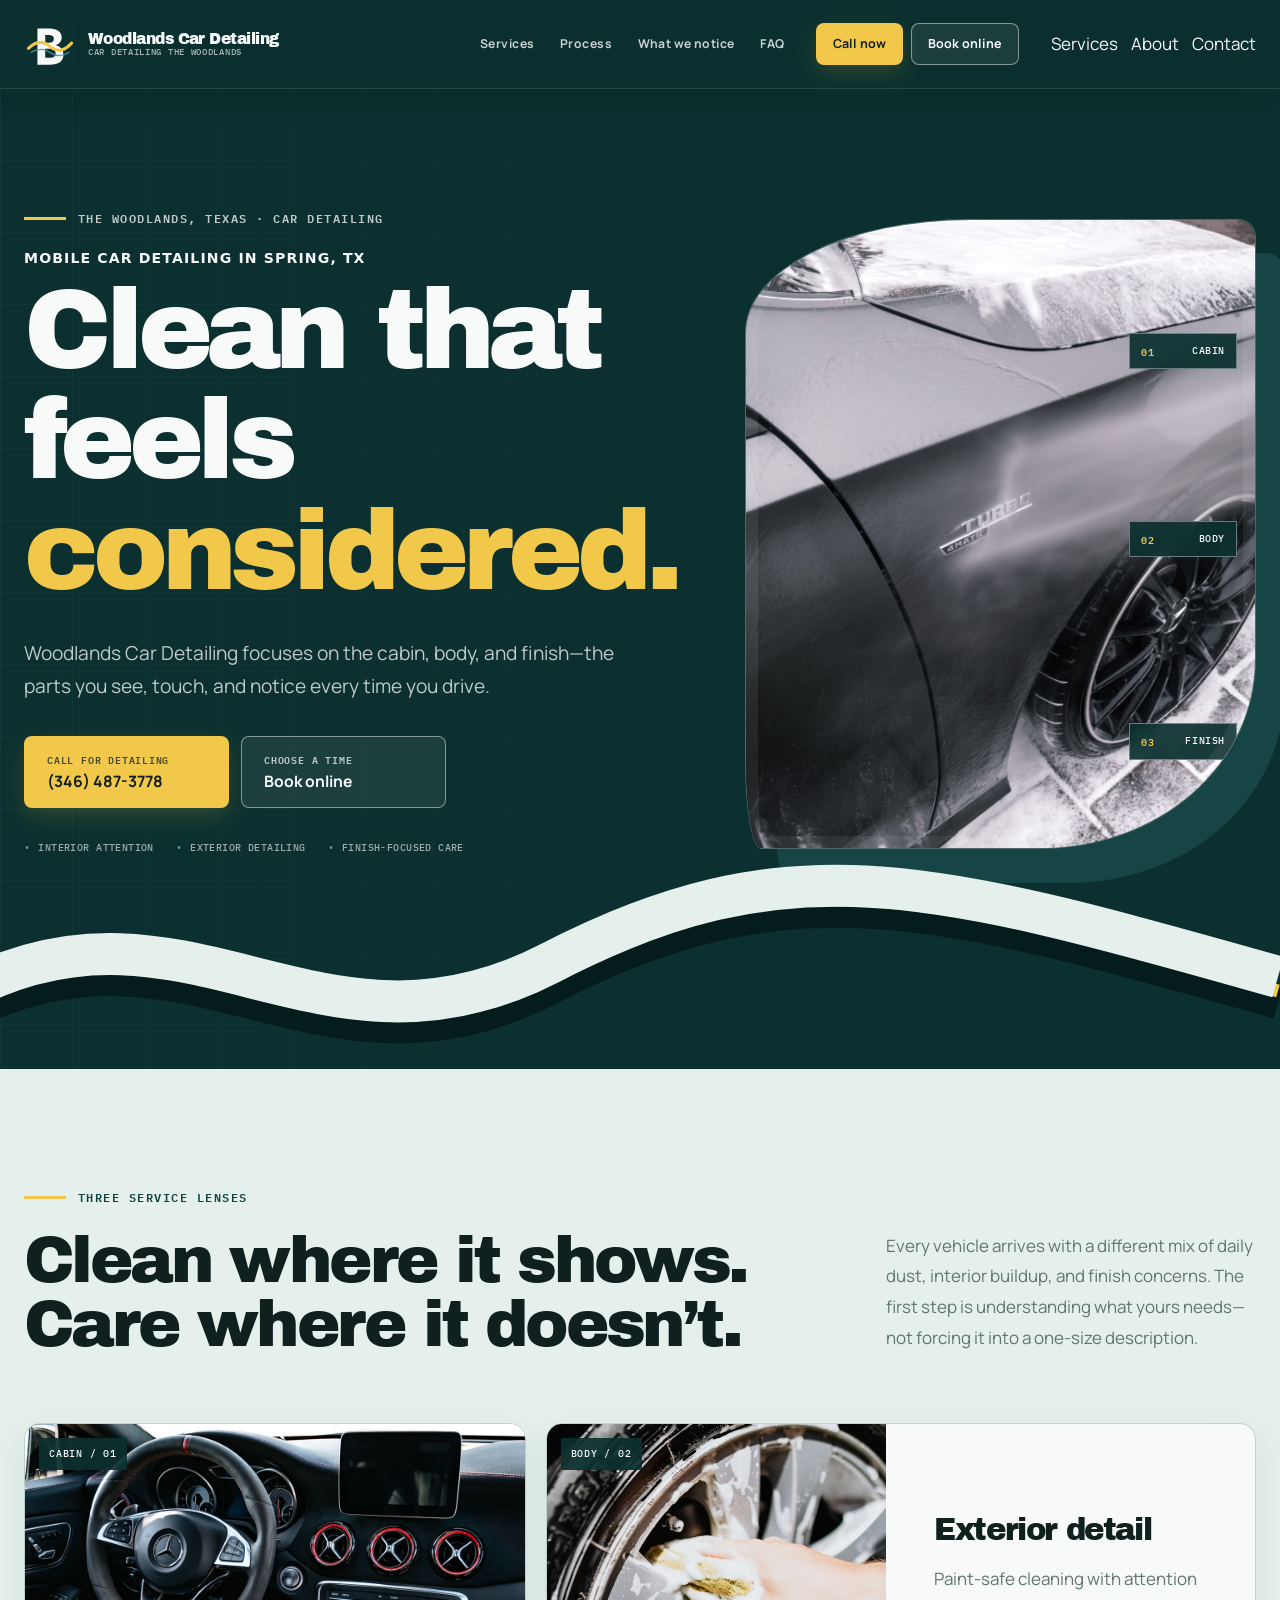
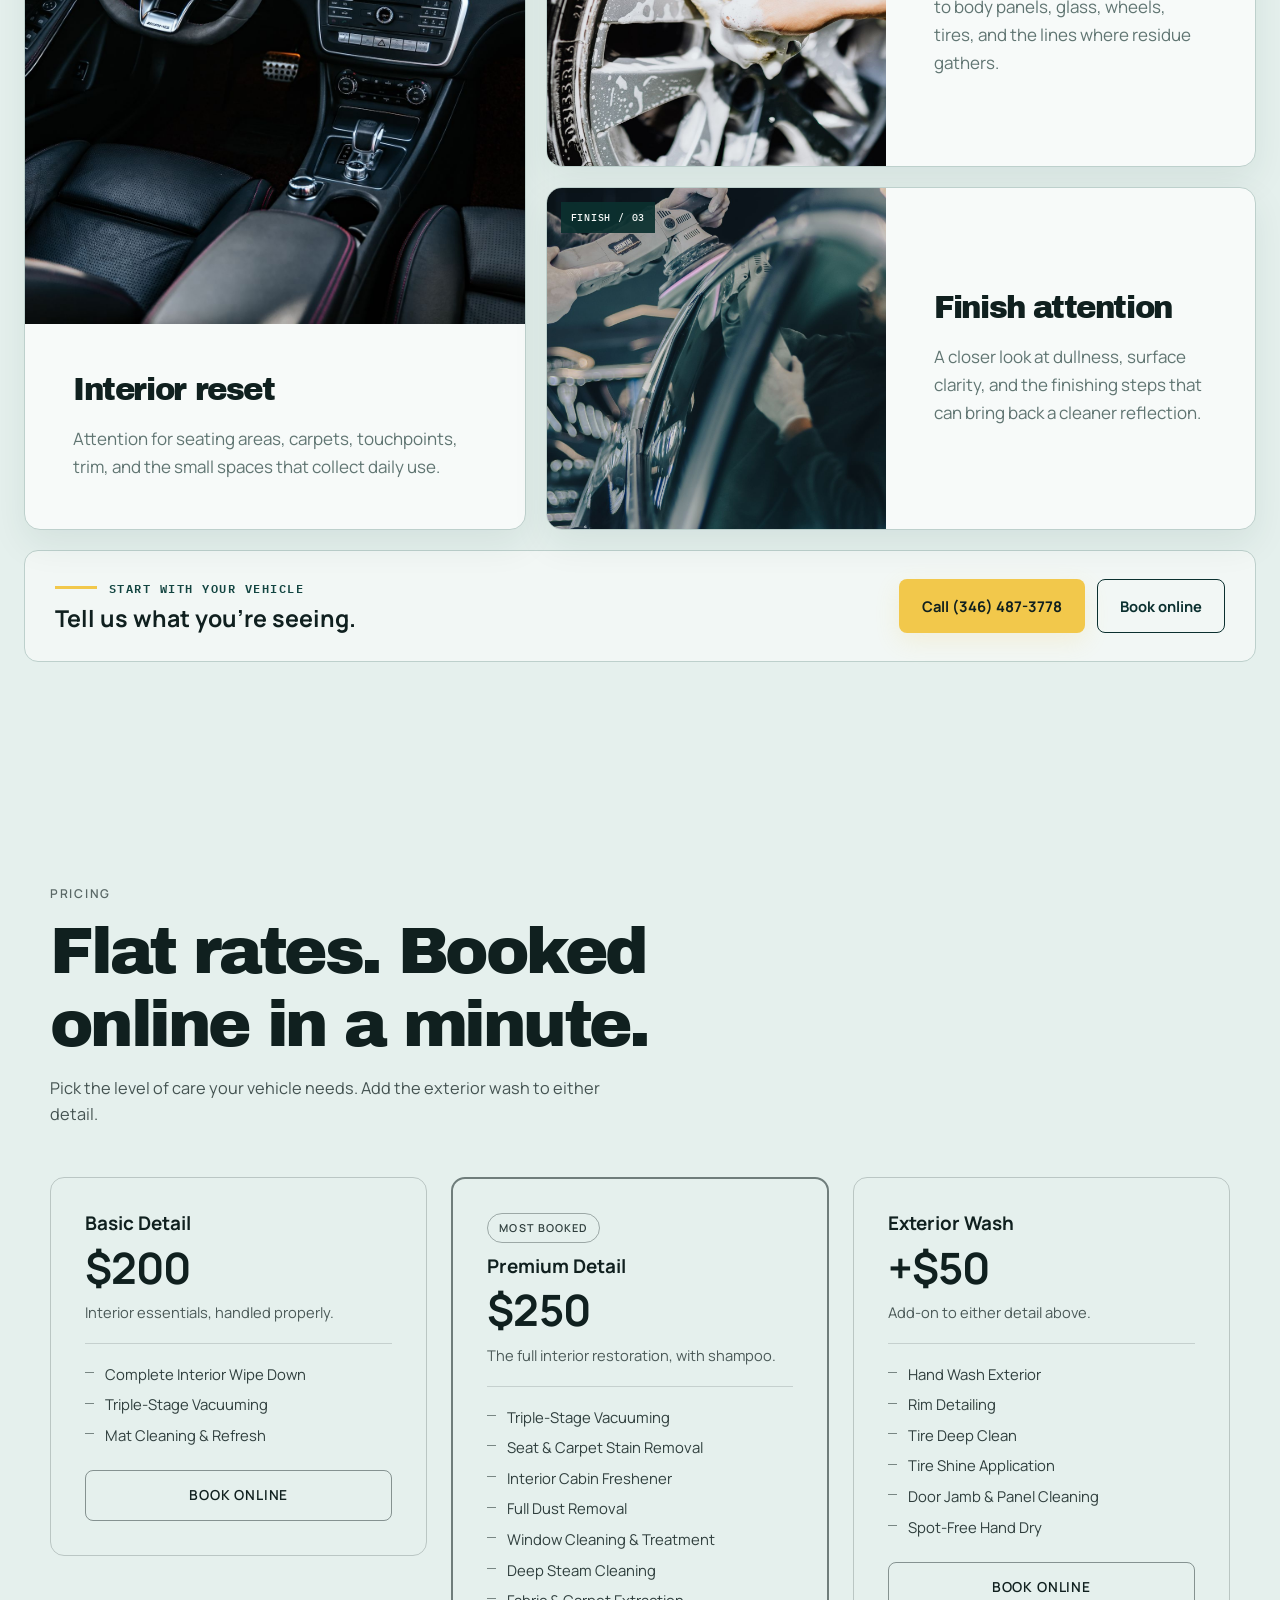
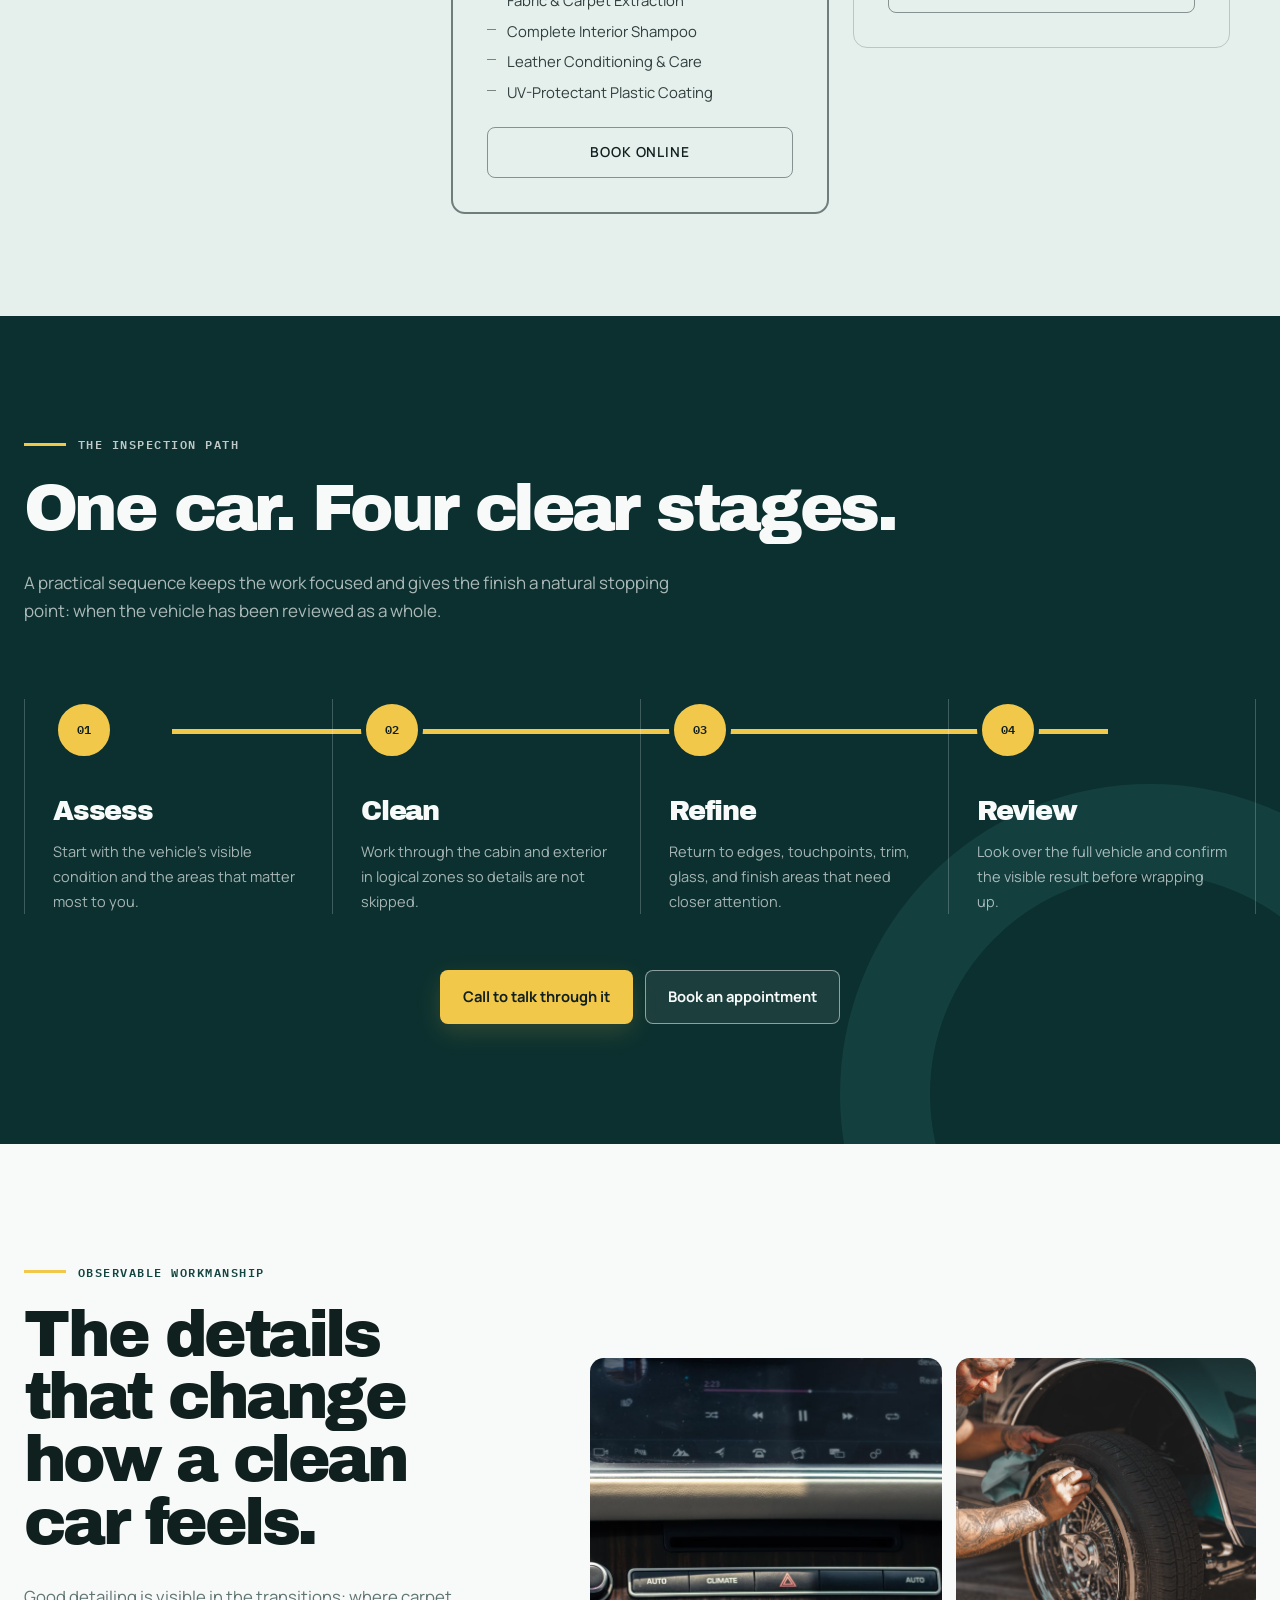
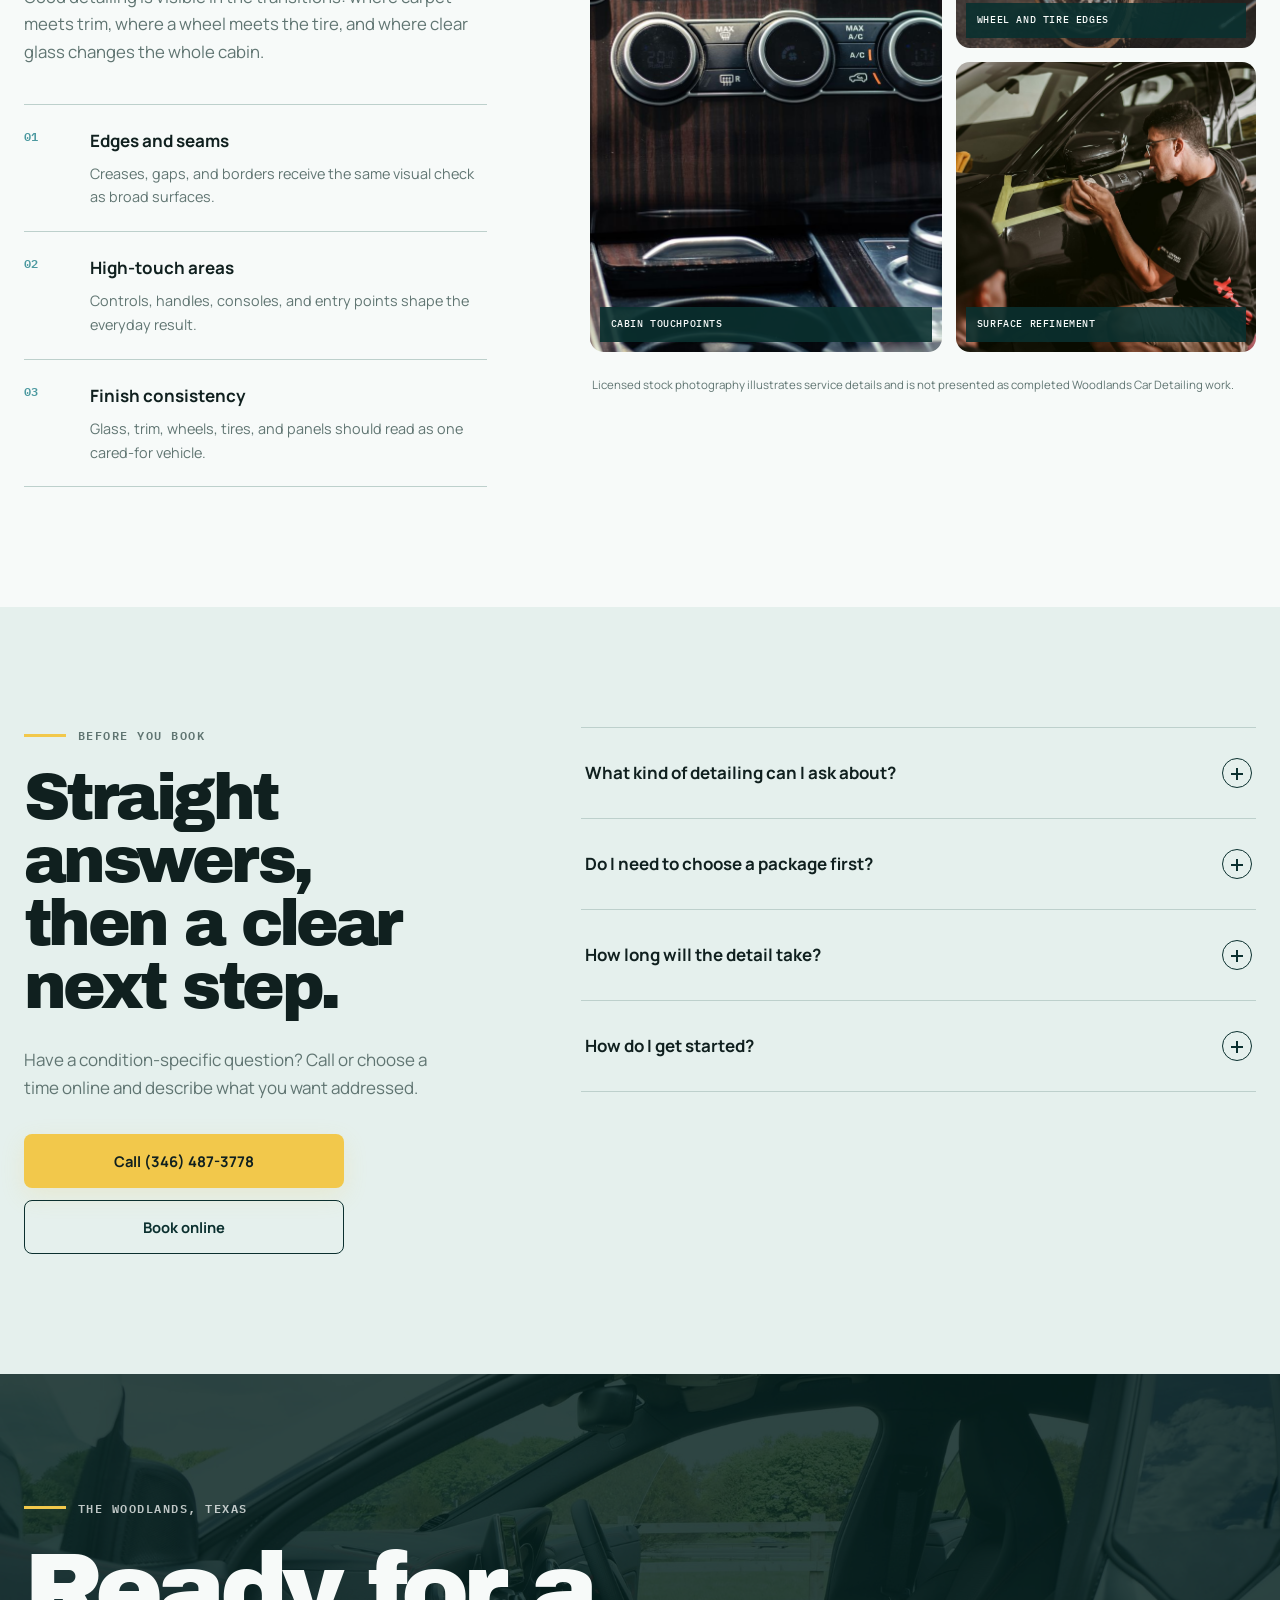
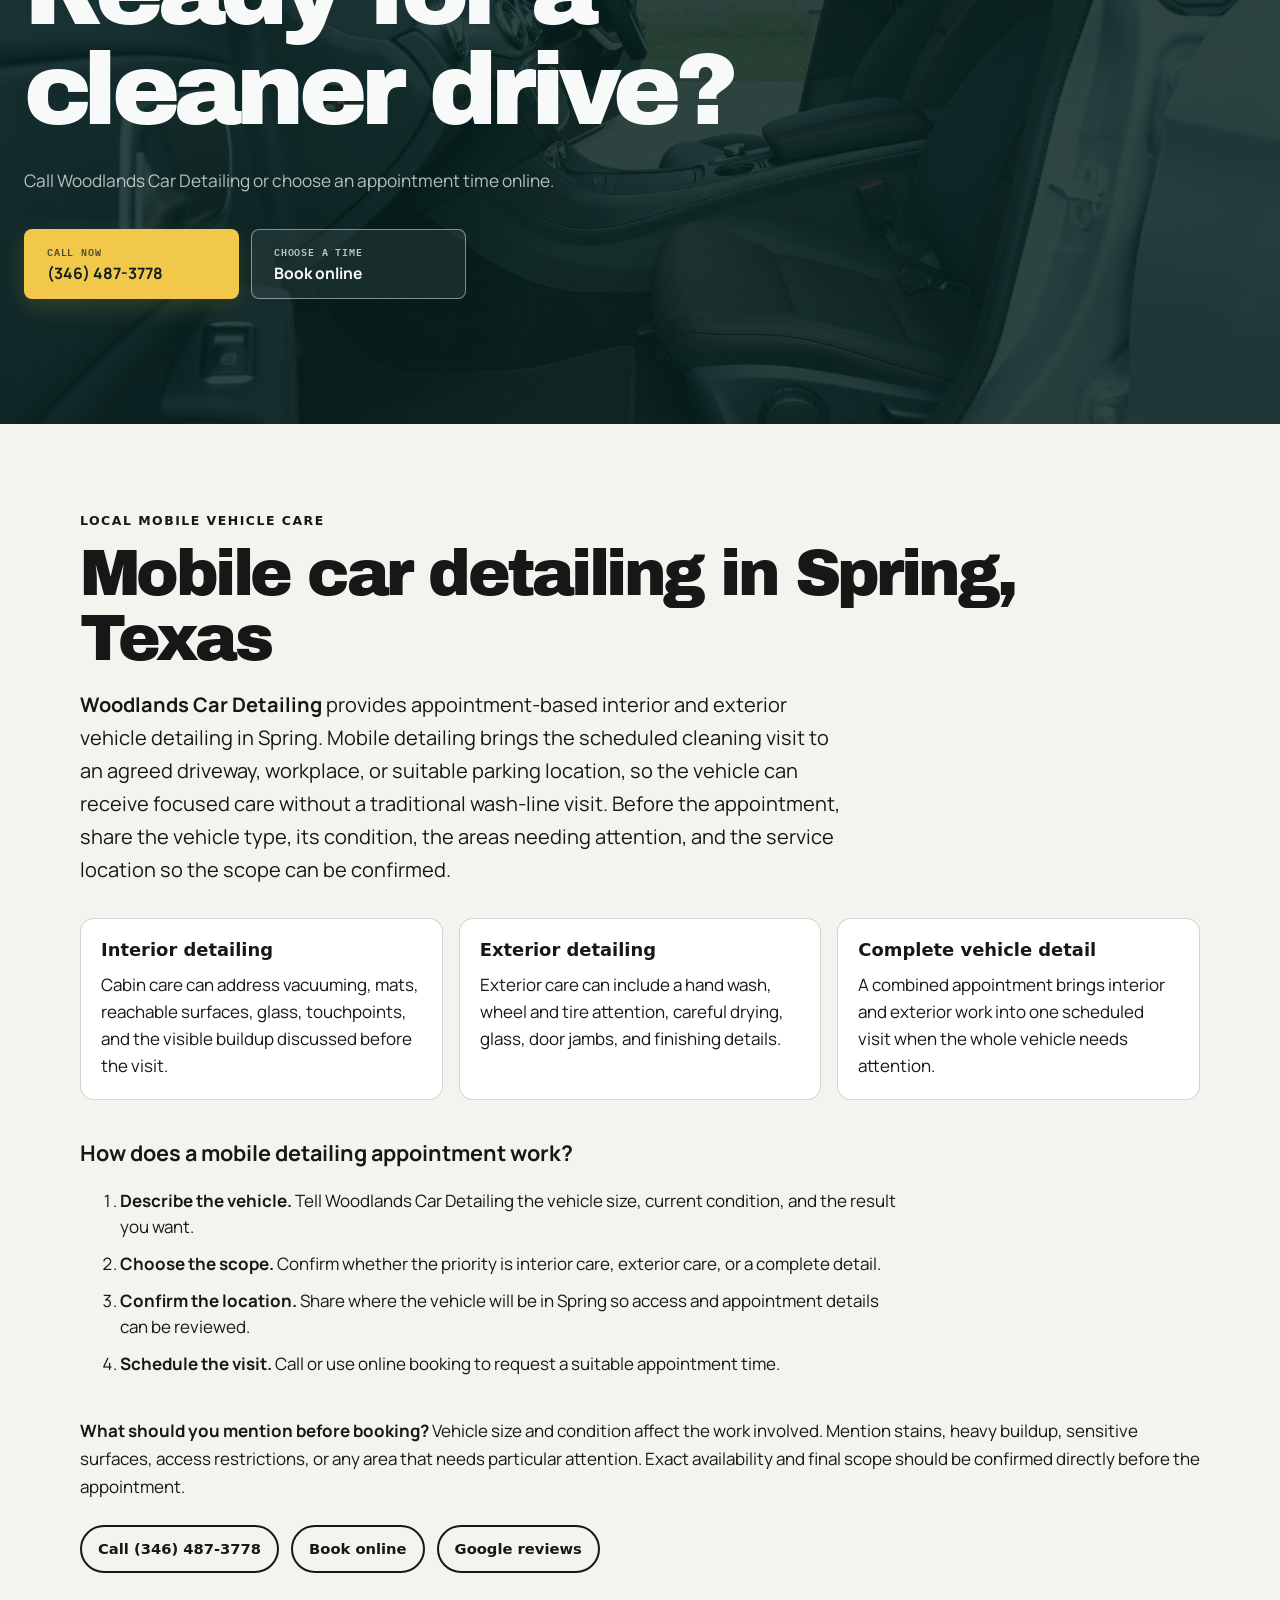
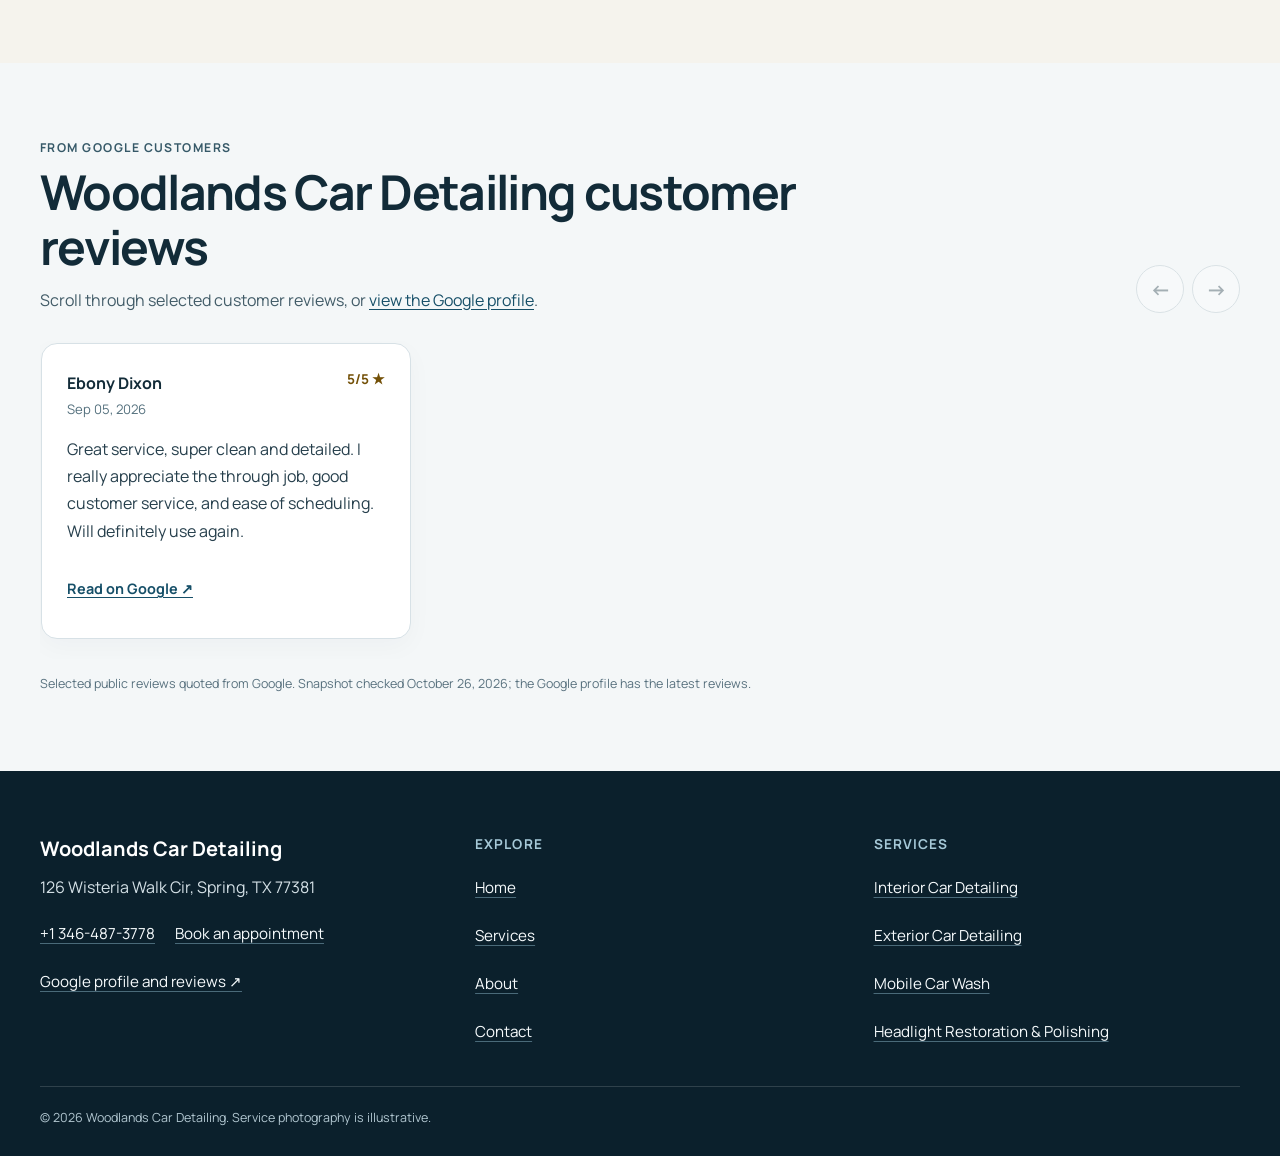
<file: index.html>
<!doctype html>
<html lang="en">
  <head>
    <meta charset="utf-8">
    <meta name="viewport" content="width=device-width, initial-scale=1">
    <title>Mobile Car Detailing in Spring, TX | Woodlands Car Detailing</title>
    <meta name="theme-color" content="#0b302f">
    <link rel="canonical" href="https://woodlandscardetailing.shop/">
    <link rel="icon" href="assets/favicon.svg" type="image/svg+xml">
    <link rel="preload" href="assets/fonts/archivo-black.ttf" as="font" type="font/ttf" crossorigin>
    <link rel="preload" href="assets/hero-foam-car.jpg" as="image">
    <link rel="stylesheet" href="styles.css">
    <script type="application/ld+json">
{
  "@context": "https://schema.org",
  "@type": "AutomotiveBusiness",
  "name": "Woodlands Car Detailing",
  "url": "https://woodlandscardetailing.shop/",
  "telephone": "+1 346-487-3778",
  "address": {
    "@type": "PostalAddress",
    "streetAddress": "126 Wisteria Walk Cir",
    "addressLocality": "Spring",
    "addressRegion": "TX",
    "postalCode": "77381",
    "addressCountry": "US"
  },
  "description": "Careful interior, exterior, and finish-focused car detailing for drivers in The Woodlands, Texas.",
  "areaServed": {
    "@type": "City",
    "name": "Spring",
    "containedInPlace": {
      "@type": "State",
      "name": "Texas"
    }
  },
  "knowsAbout": [
    "Car detailing",
    "Interior car detailing",
    "Exterior car detailing",
    "Vehicle finish care"
  ],
  "priceRange": "$200-$250",
  "makesOffer": [
    {
      "@type": "Offer",
      "name": "Basic Detail",
      "price": "200",
      "priceCurrency": "USD",
      "availability": "https://schema.org/InStock",
      "itemOffered": {
        "@type": "Service",
        "name": "Basic Detail",
        "description": "Interior essentials: complete interior wipe down, triple-stage vacuuming, and mat cleaning and refresh."
      }
    },
    {
      "@type": "Offer",
      "name": "Premium Detail",
      "price": "250",
      "priceCurrency": "USD",
      "availability": "https://schema.org/InStock",
      "itemOffered": {
        "@type": "Service",
        "name": "Premium Detail",
        "description": "The full interior restoration, including complete interior shampoo, deep steam cleaning, fabric and carpet extraction, and leather conditioning."
      }
    },
    {
      "@type": "Offer",
      "name": "Exterior Wash",
      "price": "50",
      "priceCurrency": "USD",
      "availability": "https://schema.org/InStock",
      "itemOffered": {
        "@type": "Service",
        "name": "Exterior Wash",
        "description": "Add-on exterior wash: hand wash, rim detailing, tire deep clean and shine, door jamb cleaning, and spot-free hand dry."
      }
    }
  ],
  "@id": "https://woodlandscardetailing.shop/#business",
  "geo": {
    "@type": "GeoCoordinates",
    "latitude": 30.19853842667,
    "longitude": -95.532892573865
  },
  "image": "https://woodlandscardetailing.shop/assets/hero-foam-car.jpg",
  "sameAs": [
    "https://g.page/r/CbuWfKd7uhWBEBM/review"
  ],
  "contactPoint": {
    "@type": "ContactPoint",
    "telephone": "+1 346-487-3778",
    "contactType": "customer service",
    "areaServed": "US-TX",
    "availableLanguage": "English"
  }
}
    </script>
<!-- SEO-GEO:START -->
  <meta name="description" content="Mobile car detailing in Spring, TX from Woodlands Car Detailing, with interior cleaning, exterior hand washing, and complete details. Call or book online.">
  <meta name="robots" content="index, follow, max-image-preview:large, max-snippet:-1, max-video-preview:-1">
  <meta property="og:locale" content="en_US">
  <meta property="og:type" content="website">
  <meta property="og:site_name" content="Woodlands Car Detailing">
  <meta property="og:title" content="Mobile Car Detailing in Spring, TX | Woodlands Car Detailing">
  <meta property="og:description" content="Mobile car detailing in Spring, TX from Woodlands Car Detailing, with interior cleaning, exterior hand washing, and complete details. Call or book online.">
  <meta property="og:url" content="https://woodlandscardetailing.shop/">
  <meta property="og:image" content="https://woodlandscardetailing.shop/assets/hero-foam-car.jpg">
  <meta name="twitter:image" content="https://woodlandscardetailing.shop/assets/hero-foam-car.jpg">
  <meta name="twitter:card" content="summary_large_image">
  <meta name="twitter:title" content="Mobile Car Detailing in Spring, TX | Woodlands Car Detailing">
  <meta name="twitter:description" content="Mobile car detailing in Spring, TX from Woodlands Car Detailing, with interior cleaning, exterior hand washing, and complete details. Call or book online.">
  <style id="seo-geo-styles">
    .seo-local-intent { display:block; margin:0 0 .55rem; font:700 clamp(.78rem,1.1vw,.95rem)/1.2 system-ui,sans-serif; letter-spacing:.08em; text-transform:uppercase; }
    .seo-geo-section { background:#f5f3ed; color:#171717; padding:clamp(3.5rem,7vw,6.5rem) clamp(1.25rem,5vw,5rem); }
    .seo-geo-inner { width:min(1120px,100%); margin:0 auto; }
    .seo-geo-kicker { margin:0 0 .75rem; font:700 .78rem/1.2 system-ui,sans-serif; letter-spacing:.12em; text-transform:uppercase; }
    .seo-geo-section h2 { max-width:22ch; margin:0 0 1rem; color:inherit; font-size:clamp(2rem,5vw,4rem); line-height:1.02; }
    .seo-geo-answer { max-width:760px; margin:0 0 2rem; font-size:clamp(1.05rem,2vw,1.25rem); line-height:1.65; }
    .seo-geo-grid { display:grid; grid-template-columns:repeat(3,minmax(0,1fr)); gap:1rem; margin:2rem 0; }
    .seo-geo-card { border:1px solid rgba(23,23,23,.18); border-radius:14px; padding:1.25rem; background:#fff; }
    .seo-geo-card h3 { margin:0 0 .6rem; color:inherit; font:700 1.12rem/1.25 system-ui,sans-serif; }
    .seo-geo-card p { margin:0; line-height:1.6; }
    .seo-geo-steps { max-width:820px; margin:2.5rem 0; }
    .seo-geo-steps li { margin:.65rem 0; line-height:1.55; }
    .seo-geo-actions { display:flex; flex-wrap:wrap; gap:.75rem; margin-top:1.5rem; }
    .seo-geo-action { display:inline-flex; align-items:center; min-height:48px; padding:.75rem 1rem; border:2px solid currentColor; border-radius:999px; color:inherit; font:700 .92rem/1 system-ui,sans-serif; text-decoration:none; }
    @media (max-width:760px) { .seo-geo-grid { grid-template-columns:1fr; } }
  </style>
<!-- SEO-GEO:END -->
  <script id="seo-geo-entity-schema" type="application/ld+json">
{
  "@context": "https://schema.org",
  "@graph": [
    {
      "@type": "WebSite",
      "@id": "https://woodlandscardetailing.shop/#website",
      "url": "https://woodlandscardetailing.shop/",
      "name": "Woodlands Car Detailing",
      "inLanguage": "en-US",
      "publisher": {
        "@id": "https://woodlandscardetailing.shop/#business"
      }
    },
    {
      "@type": "Service",
      "@id": "https://woodlandscardetailing.shop/#mobile-car-detailing",
      "name": "Mobile Car Detailing in Spring, Texas",
      "serviceType": "Mobile car detailing",
      "provider": {
        "@id": "https://woodlandscardetailing.shop/#business"
      },
      "areaServed": {
        "@type": "City",
        "name": "Spring",
        "containedInPlace": {
          "@type": "State",
          "name": "Texas"
        }
      },
      "url": "https://woodlandscardetailing.shop/#services"
    }
  ]
}
  </script>
<style id="SEO-NEXT-NAV-CSS">.seo-next-nav{display:flex;gap:.8rem;flex-wrap:wrap}.seo-next-footer-nav{padding:1rem}.seo-next-footer-nav a{color:inherit}</style><link rel="stylesheet" href="/portfolio-components.css">
</head>
  <body>
    <a class="skip-link" href="#main-content">Skip to content</a>

    <header class="site-header" data-header>
      <div class="header-inner shell">
        <a class="brand" href="#top" aria-label="Woodlands Car Detailing home">
          <img src="assets/logo.svg" width="56" height="56" alt="">
          <span class="brand-copy">
            <strong>Woodlands Car Detailing</strong>
            <small>Car Detailing The Woodlands</small>
          </span>
        </a>

        <button class="menu-toggle" type="button" aria-expanded="false" aria-controls="site-nav">
          <span class="menu-toggle-label">Menu</span>
          <span class="menu-icon" aria-hidden="true"><i></i><i></i></span>
        </button>

        <nav class="site-nav" id="site-nav" aria-label="Main navigation">
          <div class="nav-links">
            <a href="#services">Services</a>
            <a href="#process">Process</a>
            <a href="#details">What we notice</a>
            <a href="#questions">FAQ</a>
          </div>
          <div class="nav-actions">
            <a class="button button-call button-small" href="tel:+13464873778" aria-label="Call Woodlands Car Detailing at 346-487-3778">Call now</a>
            <a class="button button-book button-small" href="/scheduling">Book online</a>
          </div>
        <!-- SEO-NEXT-NAV:START --><div class="seo-next-nav" aria-label="Expanded site pages"><a href="/services/">Services</a><a href="/about/">About</a><a href="/contact/">Contact</a></div><!-- SEO-NEXT-NAV:END --></nav>
      </div>
    </header>

    <main id="main-content">
      <section class="hero" id="top">
        <div class="hero-grid shell">
          <div class="hero-copy">
            <p class="eyebrow light"><span></span> The Woodlands, Texas · Car detailing</p>
            <h1><span class="seo-local-intent" data-seo-local-intent>Mobile Car Detailing in Spring, TX</span>Clean that feels <em>considered.</em></h1>
            <p class="hero-lede">Woodlands Car Detailing focuses on the cabin, body, and finish—the parts you see, touch, and notice every time you drive.</p>
            <div class="action-pair hero-actions">
              <a class="button button-call" href="tel:+13464873778">
                <span>Call for detailing</span>
                <strong>(346) 487-3778</strong>
              </a>
              <a class="button button-book" href="/scheduling">
                <span>Choose a time</span>
                <strong>Book online</strong>
              </a>
            </div>
            <div class="hero-notes" aria-label="Service highlights">
              <span>Interior attention</span>
              <span>Exterior detailing</span>
              <span>Finish-focused care</span>
            </div>
          </div>

          <div class="hero-visual" aria-label="Foamed vehicle prepared for an exterior detail">
            <img src="assets/hero-foam-car.jpg" width="2200" height="3300" alt="A dark vehicle covered in white cleaning foam">
            <div class="visual-label label-top"><b>01</b><span>Cabin</span></div>
            <div class="visual-label label-mid"><b>02</b><span>Body</span></div>
            <div class="visual-label label-bottom"><b>03</b><span>Finish</span></div>
          </div>
        </div>

        <svg class="waterline" viewBox="0 0 1600 220" preserveAspectRatio="none" aria-hidden="true">
          <path class="waterline-shadow" d="M-30 152 C260 18 425 238 720 116 S1190 30 1630 130"></path>
          <path class="waterline-sun" d="M-30 140 C260 6 425 226 720 104 S1190 18 1630 118"></path>
          <path class="waterline-glint" d="M-30 126 C260 -8 425 212 720 90 S1190 4 1630 104"></path>
        </svg>
      </section>

      <section class="services section" id="services">
        <div class="shell">
          <div class="section-heading split-heading">
            <div>
              <p class="eyebrow"><span></span> Three service lenses</p>
              <h2>Clean where it shows.<br>Care where it doesn’t.</h2>
            </div>
            <p>Every vehicle arrives with a different mix of daily dust, interior buildup, and finish concerns. The first step is understanding what yours needs—not forcing it into a one-size description.</p>
          </div>

          <div class="service-grid">
            <article class="service-card service-card-tall">
              <div class="service-photo">
                <img src="assets/clean-interior.jpg" width="1800" height="1200" loading="lazy" alt="Clean black vehicle seats and center console">
                <span class="photo-code">CABIN / 01</span>
              </div>
              <div class="service-copy">
                <h3>Interior reset</h3>
                <p>Attention for seating areas, carpets, touchpoints, trim, and the small spaces that collect daily use.</p>
              </div>
            </article>

            <article class="service-card">
              <div class="service-photo">
                <img src="assets/wheel-suds.jpg" width="1800" height="1200" loading="lazy" alt="A wheel being cleaned by hand with soap suds">
                <span class="photo-code">BODY / 02</span>
              </div>
              <div class="service-copy">
                <h3>Exterior detail</h3>
                <p>Paint-safe cleaning with attention to body panels, glass, wheels, tires, and the lines where residue gathers.</p>
              </div>
            </article>

            <article class="service-card service-card-wide">
              <div class="service-photo">
                <img src="assets/polish-closeup.jpg" width="1800" height="1200" loading="lazy" alt="A polishing machine moving across a dark vehicle panel">
                <span class="photo-code">FINISH / 03</span>
              </div>
              <div class="service-copy">
                <h3>Finish attention</h3>
                <p>A closer look at dullness, surface clarity, and the finishing steps that can bring back a cleaner reflection.</p>
              </div>
            </article>
          </div>

          <div class="service-contact contact-strip">
            <div>
              <p class="eyebrow"><span></span> Start with your vehicle</p>
              <h3>Tell us what you’re seeing.</h3>
            </div>
            <div class="action-pair compact-actions">
              <a class="button button-call" href="tel:+13464873778">Call (346) 487-3778</a>
              <a class="button button-book dark-book" href="/scheduling">Book online</a>
            </div>
          </div>
        </div>
      </section>

    <section class="rates" id="pricing" aria-labelledby="pricing-title">
      <div class="rates-shell">
        <div class="rates-head">
          <p class="rates-eyebrow">Pricing</p>
          <h2 id="pricing-title">Flat rates. Booked online in a minute.</h2>
          <p class="rates-intro">Pick the level of care your vehicle needs. Add the exterior wash to either detail.</p>
        </div>

        <div class="rate-grid">
          <article class="rate-card">
            <h3>Basic Detail</h3>
            <p class="rate-figure">$200</p>
            <p class="rate-note">Interior essentials, handled properly.</p>
            <ul class="rate-list">
              <li>Complete Interior Wipe Down</li>
              <li>Triple-Stage Vacuuming</li>
              <li>Mat Cleaning &amp; Refresh</li>
            </ul>
            <a class="rate-cta" href="/scheduling" target="_blank" rel="noopener">Book Online</a>
          </article>
          <article class="rate-card rate-card-featured">
            <span class="rate-badge">Most booked</span>
            <h3>Premium Detail</h3>
            <p class="rate-figure">$250</p>
            <p class="rate-note">The full interior restoration, with shampoo.</p>
            <ul class="rate-list">
              <li>Triple-Stage Vacuuming</li>
              <li>Seat &amp; Carpet Stain Removal</li>
              <li>Interior Cabin Freshener</li>
              <li>Full Dust Removal</li>
              <li>Window Cleaning &amp; Treatment</li>
              <li>Deep Steam Cleaning</li>
              <li>Fabric &amp; Carpet Extraction</li>
              <li>Complete Interior Shampoo</li>
              <li>Leather Conditioning &amp; Care</li>
              <li>UV-Protectant Plastic Coating</li>
            </ul>
            <a class="rate-cta" href="/scheduling" target="_blank" rel="noopener">Book Online</a>
          </article>
          <article class="rate-card">
            <h3>Exterior Wash</h3>
            <p class="rate-figure">+$50</p>
            <p class="rate-note">Add-on to either detail above.</p>
            <ul class="rate-list">
              <li>Hand Wash Exterior</li>
              <li>Rim Detailing</li>
              <li>Tire Deep Clean</li>
              <li>Tire Shine Application</li>
              <li>Door Jamb &amp; Panel Cleaning</li>
              <li>Spot-Free Hand Dry</li>
            </ul>
            <a class="rate-cta" href="/scheduling" target="_blank" rel="noopener">Book Online</a>
          </article>
        </div>
      </div>
    </section>


      <section class="process section" id="process">
        <div class="shell">
          <div class="process-intro">
            <p class="eyebrow light"><span></span> The inspection path</p>
            <h2>One car. Four clear stages.</h2>
            <p>A practical sequence keeps the work focused and gives the finish a natural stopping point: when the vehicle has been reviewed as a whole.</p>
          </div>

          <ol class="process-track">
            <li>
              <span class="step-number">01</span>
              <div><h3>Assess</h3><p>Start with the vehicle’s visible condition and the areas that matter most to you.</p></div>
            </li>
            <li>
              <span class="step-number">02</span>
              <div><h3>Clean</h3><p>Work through the cabin and exterior in logical zones so details are not skipped.</p></div>
            </li>
            <li>
              <span class="step-number">03</span>
              <div><h3>Refine</h3><p>Return to edges, touchpoints, trim, glass, and finish areas that need closer attention.</p></div>
            </li>
            <li>
              <span class="step-number">04</span>
              <div><h3>Review</h3><p>Look over the full vehicle and confirm the visible result before wrapping up.</p></div>
            </li>
          </ol>

          <div class="process-actions action-pair">
            <a class="button button-call" href="tel:+13464873778">Call to talk through it</a>
            <a class="button button-book button-book-light" href="/scheduling">Book an appointment</a>
          </div>
        </div>
      </section>

      <section class="details section" id="details">
        <div class="shell details-grid">
          <div class="details-copy">
            <p class="eyebrow"><span></span> Observable workmanship</p>
            <h2>The details that change how a clean car feels.</h2>
            <p class="details-lede">Good detailing is visible in the transitions: where carpet meets trim, where a wheel meets the tire, and where clear glass changes the whole cabin.</p>
            <ul class="inspection-list">
              <li><span>01</span><div><strong>Edges and seams</strong><p>Creases, gaps, and borders receive the same visual check as broad surfaces.</p></div></li>
              <li><span>02</span><div><strong>High-touch areas</strong><p>Controls, handles, consoles, and entry points shape the everyday result.</p></div></li>
              <li><span>03</span><div><strong>Finish consistency</strong><p>Glass, trim, wheels, tires, and panels should read as one cared-for vehicle.</p></div></li>
            </ul>
          </div>

          <div class="detail-gallery" aria-label="Car detailing service illustrations">
            <figure class="gallery-main">
              <img src="assets/dashboard-detail.jpg" width="1800" height="1200" loading="lazy" alt="Close view of a vehicle dashboard and steering wheel">
              <figcaption>Cabin touchpoints</figcaption>
            </figure>
            <figure>
              <img src="assets/wheel-detail.jpg" width="1800" height="1200" loading="lazy" alt="A vehicle wheel being cleaned with detailing tools">
              <figcaption>Wheel and tire edges</figcaption>
            </figure>
            <figure>
              <img src="assets/polishing-work.jpg" width="1800" height="1200" loading="lazy" alt="A detailer polishing the side panel of a vehicle">
              <figcaption>Surface refinement</figcaption>
            </figure>
            <p class="stock-note">Licensed stock photography illustrates service details and is not presented as completed Woodlands Car Detailing work.</p>
          </div>
        </div>
      </section>

      <section class="questions section" id="questions">
        <div class="shell questions-grid">
          <div class="questions-intro">
            <p class="eyebrow"><span></span> Before you book</p>
            <h2>Straight answers, then a clear next step.</h2>
            <p>Have a condition-specific question? Call or choose a time online and describe what you want addressed.</p>
            <div class="action-pair stacked-actions">
              <a class="button button-call" href="tel:+13464873778">Call (346) 487-3778</a>
              <a class="button button-book dark-book" href="/scheduling">Book online</a>
            </div>
          </div>

          <div class="faq-list">
            <details>
              <summary>What kind of detailing can I ask about?<span aria-hidden="true"></span></summary>
              <p>Ask about interior cleaning, exterior detailing, wheel and tire attention, or finish-focused care. Vehicle condition varies, so confirm the right scope when you call or book.</p>
            </details>
            <details>
              <summary>Do I need to choose a package first?<span aria-hidden="true"></span></summary>
              <p>No. Start with what you notice about the vehicle and what you want improved. The appropriate service scope can be discussed from there.</p>
            </details>
            <details>
              <summary>How long will the detail take?<span aria-hidden="true"></span></summary>
              <p>Timing depends on vehicle size, condition, and the agreed scope. Ask about timing for your specific vehicle when you call or book online.</p>
            </details>
            <details>
              <summary>How do I get started?<span aria-hidden="true"></span></summary>
              <p>Call Woodlands Car Detailing at (346) 487-3778 or use the online appointment link. Both paths let you start with your vehicle and what it needs.</p>
            </details>
          </div>
        </div>
      </section>

      <section class="final-cta" id="contact">
        <div class="final-photo" aria-hidden="true">
          <img src="assets/interior-finish.jpg" width="1800" height="1196" loading="lazy" alt="">
        </div>
        <div class="shell final-inner">
          <p class="eyebrow light"><span></span> The Woodlands, Texas</p>
          <h2>Ready for a cleaner drive?</h2>
          <p>Call Woodlands Car Detailing or choose an appointment time online.</p>
          <div class="action-pair final-actions">
            <a class="button button-call" href="tel:+13464873778"><span>Call now</span><strong>(346) 487-3778</strong></a>
            <a class="button button-book" href="/scheduling"><span>Choose a time</span><strong>Book online</strong></a>
          </div>
        </div>
      </section>
    <!-- SEO-GEO-LOCAL:START -->
    <section class="seo-geo-section" id="local-detailing" aria-labelledby="local-detailing-title">
      <div class="seo-geo-inner">
        <p class="seo-geo-kicker">Local mobile vehicle care</p>
        <h2 id="local-detailing-title">Mobile car detailing in Spring, Texas</h2>
        <p class="seo-geo-answer"><strong>Woodlands Car Detailing</strong> provides appointment-based interior and exterior vehicle detailing in Spring. Mobile detailing brings the scheduled cleaning visit to an agreed driveway, workplace, or suitable parking location, so the vehicle can receive focused care without a traditional wash-line visit. Before the appointment, share the vehicle type, its condition, the areas needing attention, and the service location so the scope can be confirmed.</p>

        <div class="seo-geo-grid" aria-label="Available detailing options">
          <article class="seo-geo-card">
            <h3>Interior detailing</h3>
            <p>Cabin care can address vacuuming, mats, reachable surfaces, glass, touchpoints, and the visible buildup discussed before the visit.</p>
          </article>
          <article class="seo-geo-card">
            <h3>Exterior detailing</h3>
            <p>Exterior care can include a hand wash, wheel and tire attention, careful drying, glass, door jambs, and finishing details.</p>
          </article>
          <article class="seo-geo-card">
            <h3>Complete vehicle detail</h3>
            <p>A combined appointment brings interior and exterior work into one scheduled visit when the whole vehicle needs attention.</p>
          </article>
        </div>

        <div class="seo-geo-steps">
          <h3>How does a mobile detailing appointment work?</h3>
          <ol>
            <li><strong>Describe the vehicle.</strong> Tell Woodlands Car Detailing the vehicle size, current condition, and the result you want.</li>
            <li><strong>Choose the scope.</strong> Confirm whether the priority is interior care, exterior care, or a complete detail.</li>
            <li><strong>Confirm the location.</strong> Share where the vehicle will be in Spring so access and appointment details can be reviewed.</li>
            <li><strong>Schedule the visit.</strong> Call or use online booking to request a suitable appointment time.</li>
          </ol>
        </div>

        <p><strong>What should you mention before booking?</strong> Vehicle size and condition affect the work involved. Mention stains, heavy buildup, sensitive surfaces, access restrictions, or any area that needs particular attention. Exact availability and final scope should be confirmed directly before the appointment.</p>
        <div class="seo-geo-actions">
          <a class="seo-geo-action" href="tel:+13464873778">Call (346) 487-3778</a>
          <a class="seo-geo-action" href="/scheduling" target="_blank" rel="noopener">Book online</a>
          <a class="seo-geo-action" href="https://g.page/r/CbuWfKd7uhWBEBM/review" target="_blank" rel="noopener">Google reviews</a>
        </div>
      </div>
    </section>
<!-- SEO-GEO-LOCAL:END -->
  <!-- PORTFOLIO-REVIEWS:START --><section class="portfolio-reviews" aria-labelledby="portfolio-reviews-title"><div class="portfolio-reviews__heading"><div><p class="portfolio-reviews__kicker">From Google customers</p><h2 id="portfolio-reviews-title">Woodlands Car Detailing customer reviews</h2><p class="portfolio-reviews__intro">Scroll through selected customer reviews, or <a href="https://www.google.com/maps?cid=9301545645657331387" target="_blank" rel="noopener noreferrer">view the Google profile</a>.</p></div><div class="portfolio-reviews__controls"><button type="button" data-reviews-prev aria-label="Previous reviews">←</button><button type="button" data-reviews-next aria-label="Next reviews">→</button></div></div><div class="portfolio-reviews__track" role="region" aria-label="Scrollable customer reviews" tabindex="0"><article class="portfolio-review"><div class="portfolio-review__meta"><div><span class="portfolio-review__author">Ebony Dixon</span><time datetime="2026-09-05">Sep 05, 2026</time></div><span class="portfolio-review__rating" aria-label="5 out of 5 stars">5/5 ★</span></div><blockquote><p>Great service, super clean and detailed. I really appreciate the through job, good customer service, and ease of scheduling. Will definitely use again.</p></blockquote><a class="portfolio-review__source" href="https://www.google.com/maps/reviews/data=!4m8!14m7!1m6!2m5!1sCi9DQUlRQUNvZENodHljRjlvT2paS2FWZHNSMXBWT1hoUlQwbGhOVTlmV0V4S1ExRRAB!2m1!1s0x0:0x8115ba7ba77c96bb!3m1!1s2@1:CAIQACodChtycF9oOjZKaVdsR1pVOXhRT0lhNU9fWExKQ1E%7C%7C?hl=en-US" target="_blank" rel="noopener noreferrer">Read on Google ↗</a></article></div><p class="portfolio-reviews__note">Selected public reviews quoted from Google. Snapshot checked <time datetime="2026-10-26">October 26, 2026</time>; the Google profile has the latest reviews.</p></section><!-- PORTFOLIO-REVIEWS:END -->
</main>

    <footer class="portfolio-footer"><div class="portfolio-footer__grid"><div><strong class="portfolio-footer__name">Woodlands Car Detailing</strong><address>126 Wisteria Walk Cir, Spring, TX 77381</address><div class="portfolio-footer__contact"><a href="tel:+13464873778">+1 346-487-3778</a><a href="/scheduling">Book an appointment</a></div><a href="https://www.google.com/maps?cid=9301545645657331387" target="_blank" rel="noopener noreferrer">Google profile and reviews ↗</a></div><div><h2>Explore</h2><nav aria-label="Footer navigation"><a href="/">Home</a><a href="/services/">Services</a><a href="/about/">About</a><a href="/contact/">Contact</a></nav></div><div><h2>Services</h2><nav aria-label="Service pages"><a href="/services/interior-car-detailing/">Interior Car Detailing</a><a href="/services/exterior-car-detailing/">Exterior Car Detailing</a><a href="/services/mobile-car-wash/">Mobile Car Wash</a><a href="/services/headlight-restoration/">Headlight Restoration &amp; Polishing</a></nav></div></div><p class="portfolio-footer__bottom">© <span id="year">2026</span> Woodlands Car Detailing. Service photography is illustrative.</p></footer>

    <div class="mobile-sticky" aria-label="Contact options">
      <a class="sticky-call" href="tel:+13464873778"><span>Call</span><strong>(346) 487-3778</strong></a>
      <a class="sticky-book" href="/scheduling"><span>Book</span><strong>Online</strong></a>
    </div>

    <script src="script.js" defer></script>
  <script src="/portfolio-components.js" defer></script>
</body>
</html>
</file>
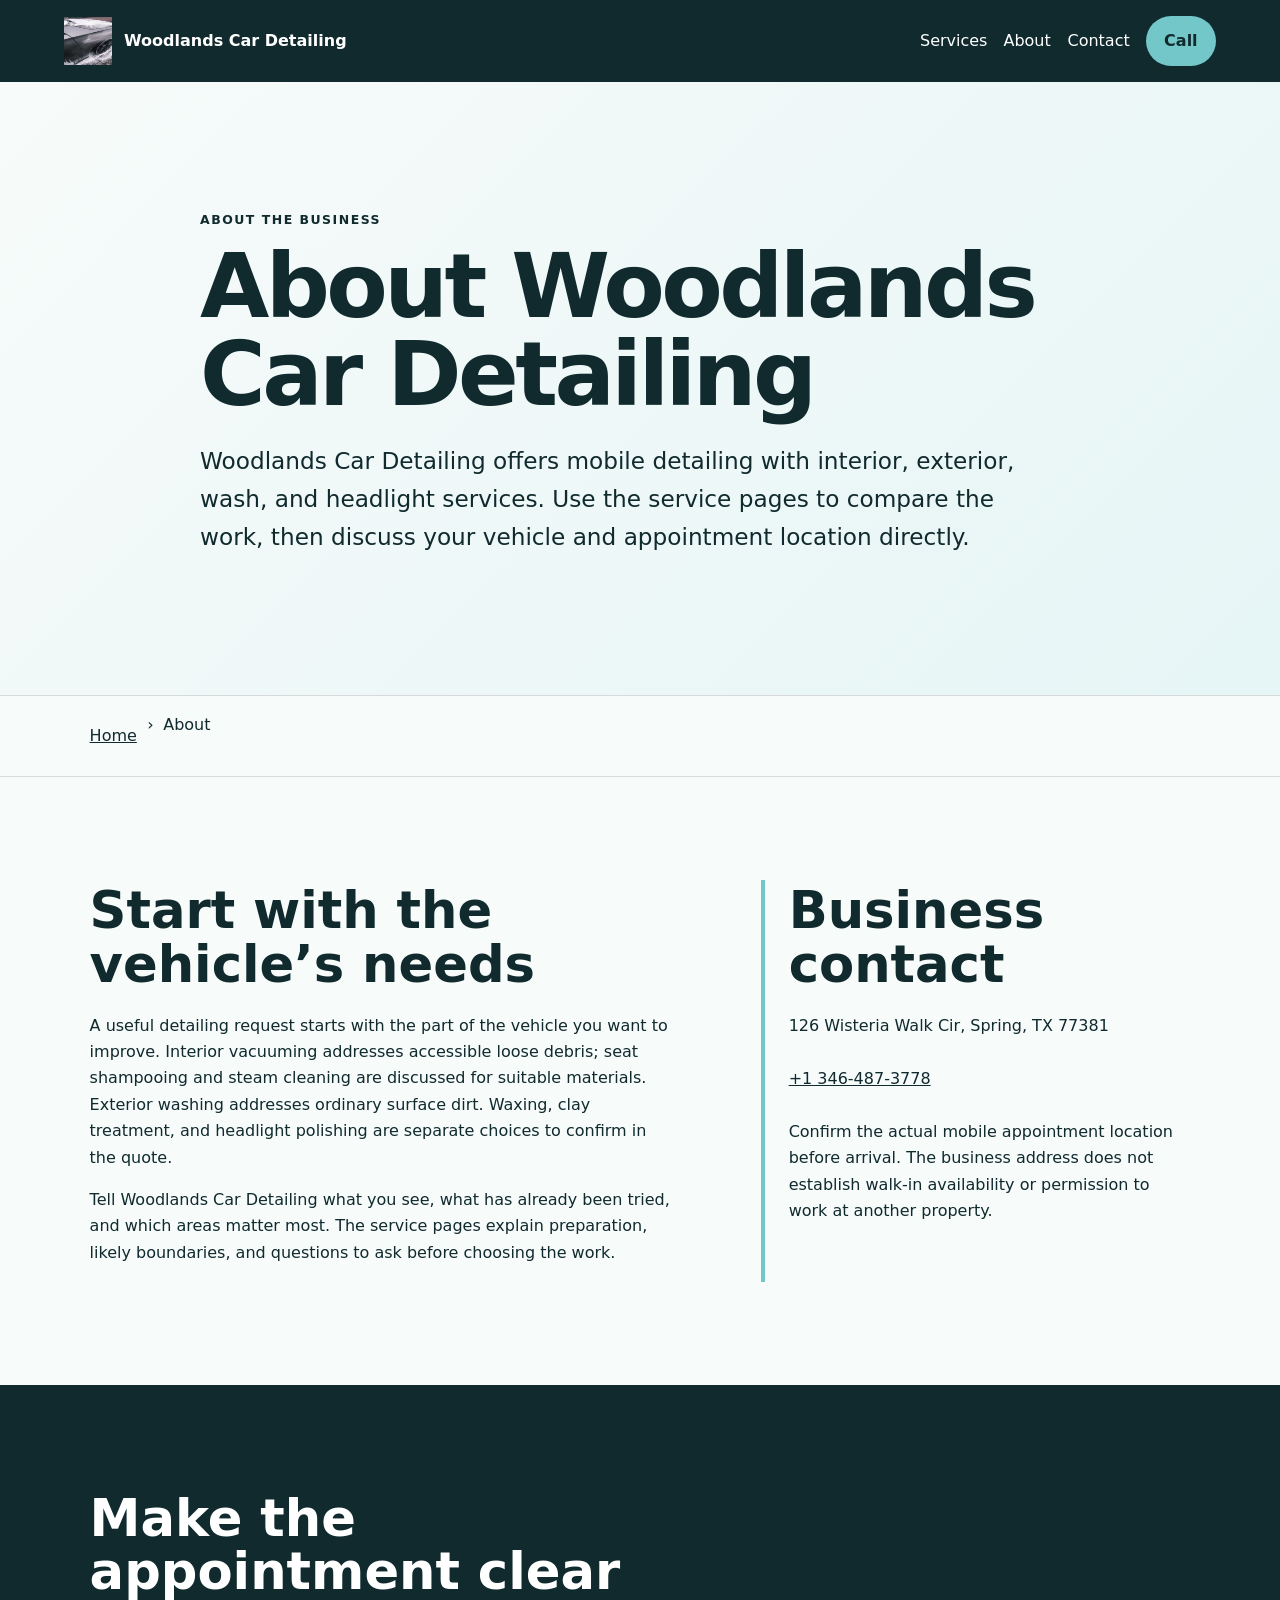
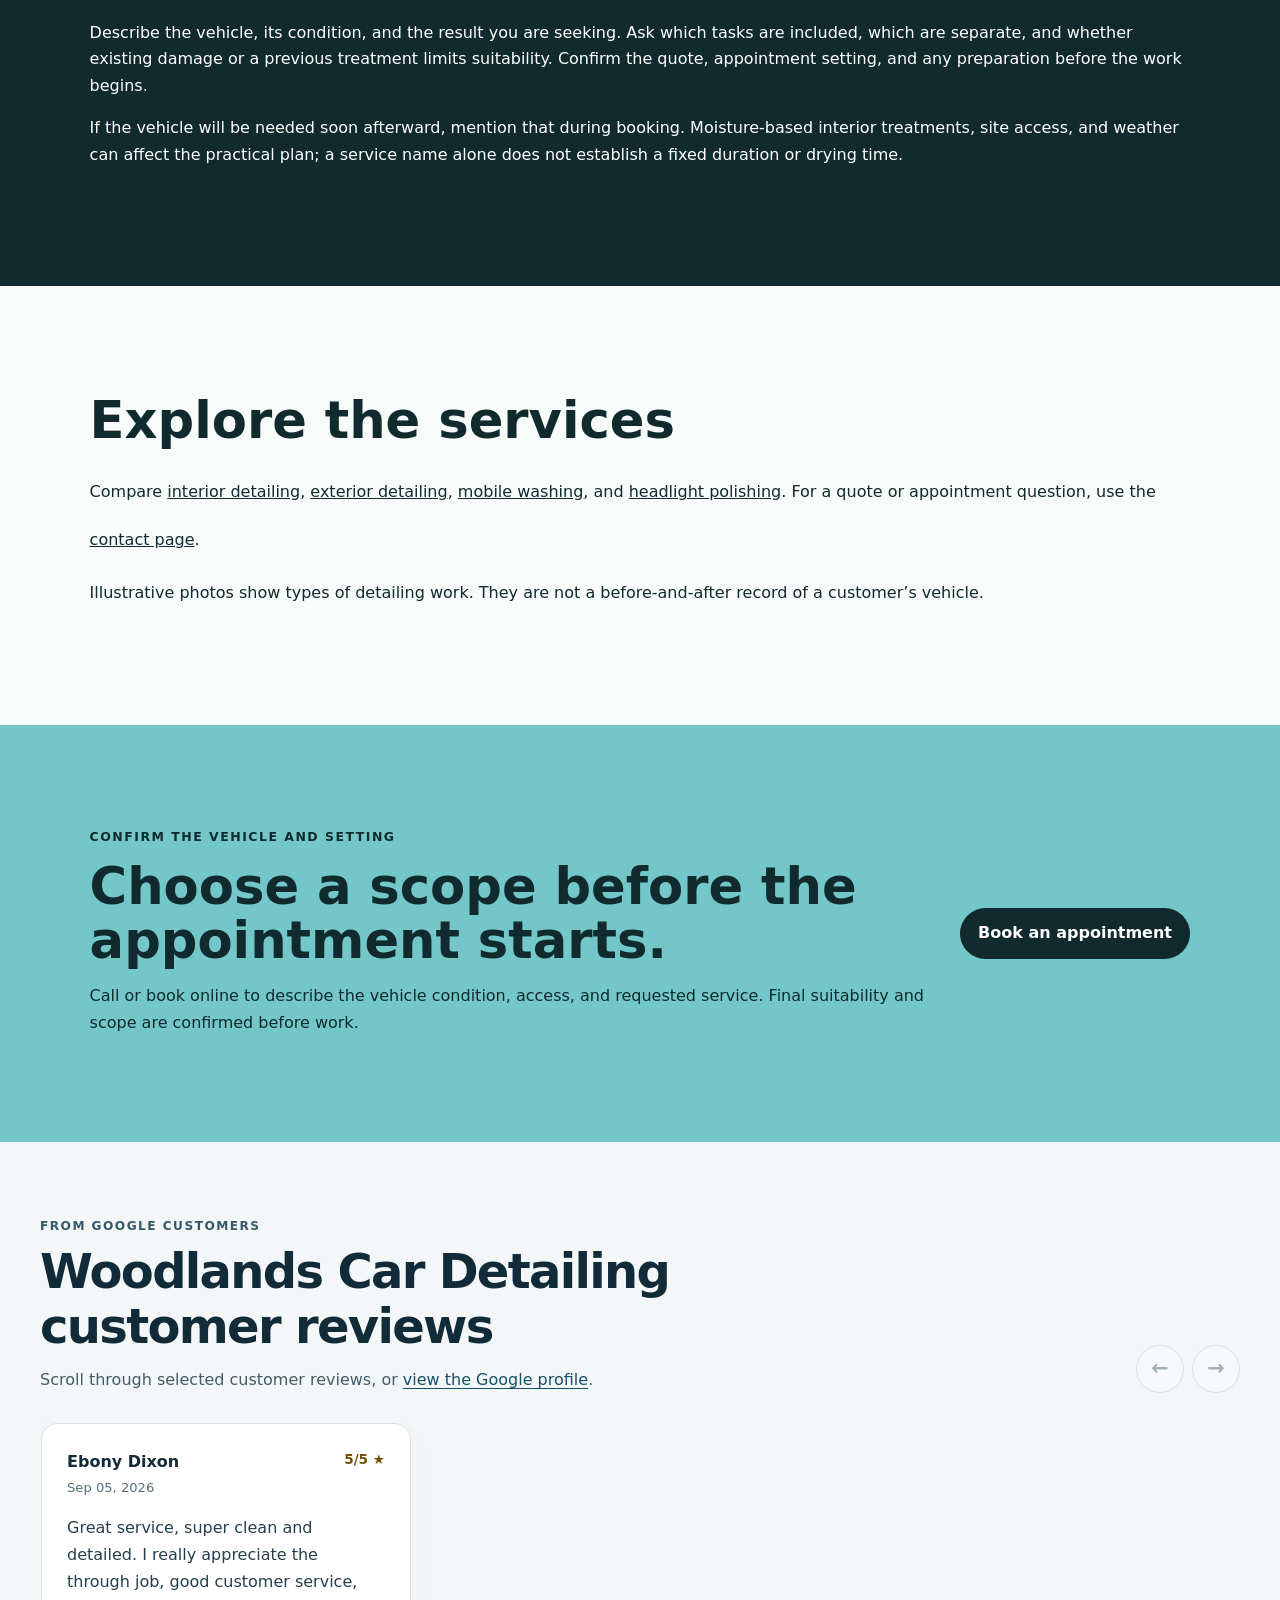
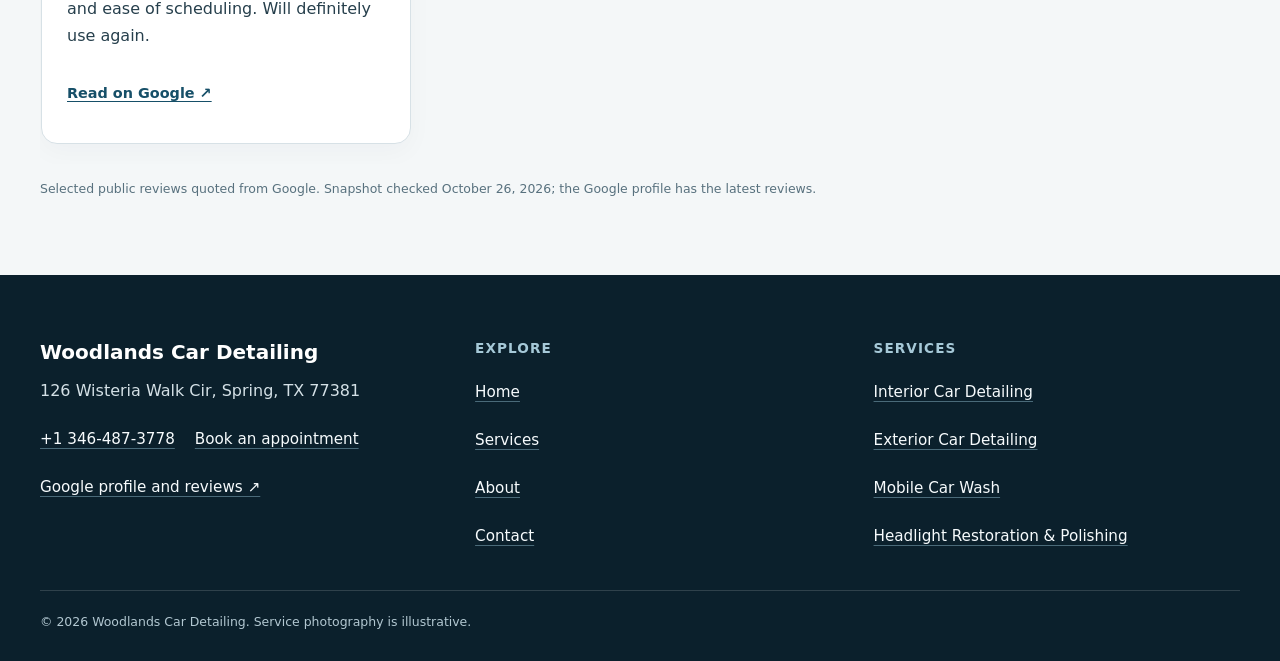
<file: about/index.html>
<!doctype html>
<html lang="en"><head>
  <meta charset="utf-8"><meta name="viewport" content="width=device-width,initial-scale=1">
  <title>About Woodlands Car Detailing | Spring, TX</title>
  <meta name="description" content="Verified identity, evidence boundaries, and appointment-planning approach for Woodlands Car Detailing in Spring, TX.">
  <meta name="robots" content="index, follow, max-image-preview:large, max-snippet:-1">
  <link rel="canonical" href="https://woodlandscardetailing.shop/about/">
  <meta property="og:type" content="website"><meta property="og:title" content="About Woodlands Car Detailing | Spring, TX">
  <meta property="og:description" content="Verified identity, evidence boundaries, and appointment-planning approach for Woodlands Car Detailing in Spring, TX."><meta property="og:url" content="https://woodlandscardetailing.shop/about/">
  <meta property="og:image" content="https://woodlandscardetailing.shop/assets/hero-foam-car.jpg"><meta name="twitter:card" content="summary_large_image">
  <link rel="icon" href="/assets/favicon.svg"><link rel="stylesheet" href="/seo-pages.css"><script type="application/ld+json">{
  "@context": "https://schema.org",
  "@graph": [
    {
      "@type": "BreadcrumbList",
      "@id": "https://woodlandscardetailing.shop/about/#breadcrumb",
      "itemListElement": [
        {
          "@type": "ListItem",
          "position": 1,
          "name": "Home",
          "item": "https://woodlandscardetailing.shop/"
        },
        {
          "@type": "ListItem",
          "position": 2,
          "name": "About Woodlands Car Detailing | Spring, TX",
          "item": "https://woodlandscardetailing.shop/about/"
        }
      ]
    },
    {
      "@type": "WebPage",
      "@id": "https://woodlandscardetailing.shop/about/#webpage",
      "url": "https://woodlandscardetailing.shop/about/",
      "name": "About Woodlands Car Detailing | Spring, TX",
      "description": "Verified identity, evidence boundaries, and appointment-planning approach for Woodlands Car Detailing in Spring, TX.",
      "breadcrumb": {
        "@id": "https://woodlandscardetailing.shop/about/#breadcrumb"
      },
      "isPartOf": {
        "@id": "https://woodlandscardetailing.shop/#website"
      },
      "about": {
        "@id": "https://woodlandscardetailing.shop/#business"
      }
    },
    {
      "@type": "ImageObject",
      "@id": "https://woodlandscardetailing.shop/about/#primaryimage",
      "contentUrl": "https://woodlandscardetailing.shop/assets/hero-foam-car.jpg",
      "caption": "Illustrative detailing artwork for Woodlands Car Detailing",
      "representativeOfPage": true
    }
  ]
}</script>
<link rel="stylesheet" href="/portfolio-components.css">
</head><body style="--pilot-accent:#73c7c9;--pilot-dark:#102a2e;--pilot-paper:#f7fbfa">
<a class="skip-link" href="#content">Skip to content</a>
<header class="pilot-header"><a class="pilot-brand" href="/"><img src="/assets/hero-foam-car.jpg" width="48" height="48" alt=""><span>Woodlands Car Detailing</span></a>
<nav aria-label="Primary navigation"><a href="/services/">Services</a><a href="/about/">About</a><a href="/contact/">Contact</a><a class="pilot-call" href="tel:+13464873778">Call</a></nav></header>
<main id="content"><section class="pilot-hero text-only"><div><p class="eyebrow">About the business</p><h1>About Woodlands Car Detailing</h1><p class="pilot-answer">Woodlands Car Detailing offers mobile detailing with interior, exterior, wash, and headlight services. Use the service pages to compare the work, then discuss your vehicle and appointment location directly.</p></div></section><nav class="breadcrumbs" aria-label="Breadcrumb"><a href="/">Home</a><span>›</span><span>About</span></nav>
<section class="pilot-section pilot-grid"><div><h2>Start with the vehicle’s needs</h2><p>A useful detailing request starts with the part of the vehicle you want to improve. Interior vacuuming addresses accessible loose debris; seat shampooing and steam cleaning are discussed for suitable materials. Exterior washing addresses ordinary surface dirt. Waxing, clay treatment, and headlight polishing are separate choices to confirm in the quote.</p><p>Tell Woodlands Car Detailing what you see, what has already been tried, and which areas matter most. The service pages explain preparation, likely boundaries, and questions to ask before choosing the work.</p></div><aside><h2>Business contact</h2><p>126 Wisteria Walk Cir, Spring, TX 77381</p><p><a href="tel:+13464873778">+1 346-487-3778</a></p><p>Confirm the actual mobile appointment location before arrival. The business address does not establish walk-in availability or permission to work at another property.</p></aside></section>
<section class="pilot-section tone"><h2>Make the appointment clear</h2><p>Describe the vehicle, its condition, and the result you are seeking. Ask which tasks are included, which are separate, and whether existing damage or a previous treatment limits suitability. Confirm the quote, appointment setting, and any preparation before the work begins.</p><p>If the vehicle will be needed soon afterward, mention that during booking. Moisture-based interior treatments, site access, and weather can affect the practical plan; a service name alone does not establish a fixed duration or drying time.</p></section>
<section class="pilot-section"><h2>Explore the services</h2><p>Compare <a href="/services/interior-car-detailing/">interior detailing</a>, <a href="/services/exterior-car-detailing/">exterior detailing</a>, <a href="/services/mobile-car-wash/">mobile washing</a>, and <a href="/services/headlight-restoration/">headlight polishing</a>. For a quote or appointment question, use the <a href="/contact/">contact page</a>.</p><p>Illustrative photos show types of detailing work. They are not a before-and-after record of a customer’s vehicle.</p></section>
<section class="pilot-cta"><div><p class="eyebrow">Confirm the vehicle and setting</p><h2>Choose a scope before the appointment starts.</h2><p>Call or book online to describe the vehicle condition, access, and requested service. Final suitability and scope are confirmed before work.</p></div><a class="pilot-button" href="/scheduling">Book an appointment</a></section>
<!-- PORTFOLIO-REVIEWS:START --><section class="portfolio-reviews" aria-labelledby="portfolio-reviews-title"><div class="portfolio-reviews__heading"><div><p class="portfolio-reviews__kicker">From Google customers</p><h2 id="portfolio-reviews-title">Woodlands Car Detailing customer reviews</h2><p class="portfolio-reviews__intro">Scroll through selected customer reviews, or <a href="https://www.google.com/maps?cid=9301545645657331387" target="_blank" rel="noopener noreferrer">view the Google profile</a>.</p></div><div class="portfolio-reviews__controls"><button type="button" data-reviews-prev aria-label="Previous reviews">←</button><button type="button" data-reviews-next aria-label="Next reviews">→</button></div></div><div class="portfolio-reviews__track" role="region" aria-label="Scrollable customer reviews" tabindex="0"><article class="portfolio-review"><div class="portfolio-review__meta"><div><span class="portfolio-review__author">Ebony Dixon</span><time datetime="2026-09-05">Sep 05, 2026</time></div><span class="portfolio-review__rating" aria-label="5 out of 5 stars">5/5 ★</span></div><blockquote><p>Great service, super clean and detailed. I really appreciate the through job, good customer service, and ease of scheduling. Will definitely use again.</p></blockquote><a class="portfolio-review__source" href="https://www.google.com/maps/reviews/data=!4m8!14m7!1m6!2m5!1sCi9DQUlRQUNvZENodHljRjlvT2paS2FWZHNSMXBWT1hoUlQwbGhOVTlmV0V4S1ExRRAB!2m1!1s0x0:0x8115ba7ba77c96bb!3m1!1s2@1:CAIQACodChtycF9oOjZKaVdsR1pVOXhRT0lhNU9fWExKQ1E%7C%7C?hl=en-US" target="_blank" rel="noopener noreferrer">Read on Google ↗</a></article></div><p class="portfolio-reviews__note">Selected public reviews quoted from Google. Snapshot checked <time datetime="2026-10-26">October 26, 2026</time>; the Google profile has the latest reviews.</p></section><!-- PORTFOLIO-REVIEWS:END -->
</main><footer class="portfolio-footer"><div class="portfolio-footer__grid"><div><strong class="portfolio-footer__name">Woodlands Car Detailing</strong><address>126 Wisteria Walk Cir, Spring, TX 77381</address><div class="portfolio-footer__contact"><a href="tel:+13464873778">+1 346-487-3778</a><a href="/scheduling">Book an appointment</a></div><a href="https://www.google.com/maps?cid=9301545645657331387" target="_blank" rel="noopener noreferrer">Google profile and reviews ↗</a></div><div><h2>Explore</h2><nav aria-label="Footer navigation"><a href="/">Home</a><a href="/services/">Services</a><a href="/about/">About</a><a href="/contact/">Contact</a></nav></div><div><h2>Services</h2><nav aria-label="Service pages"><a href="/services/interior-car-detailing/">Interior Car Detailing</a><a href="/services/exterior-car-detailing/">Exterior Car Detailing</a><a href="/services/mobile-car-wash/">Mobile Car Wash</a><a href="/services/headlight-restoration/">Headlight Restoration &amp; Polishing</a></nav></div></div><p class="portfolio-footer__bottom">© <span id="year">2026</span> Woodlands Car Detailing. Service photography is illustrative.</p></footer>
<script src="/portfolio-components.js" defer></script>
</body></html>
</file>
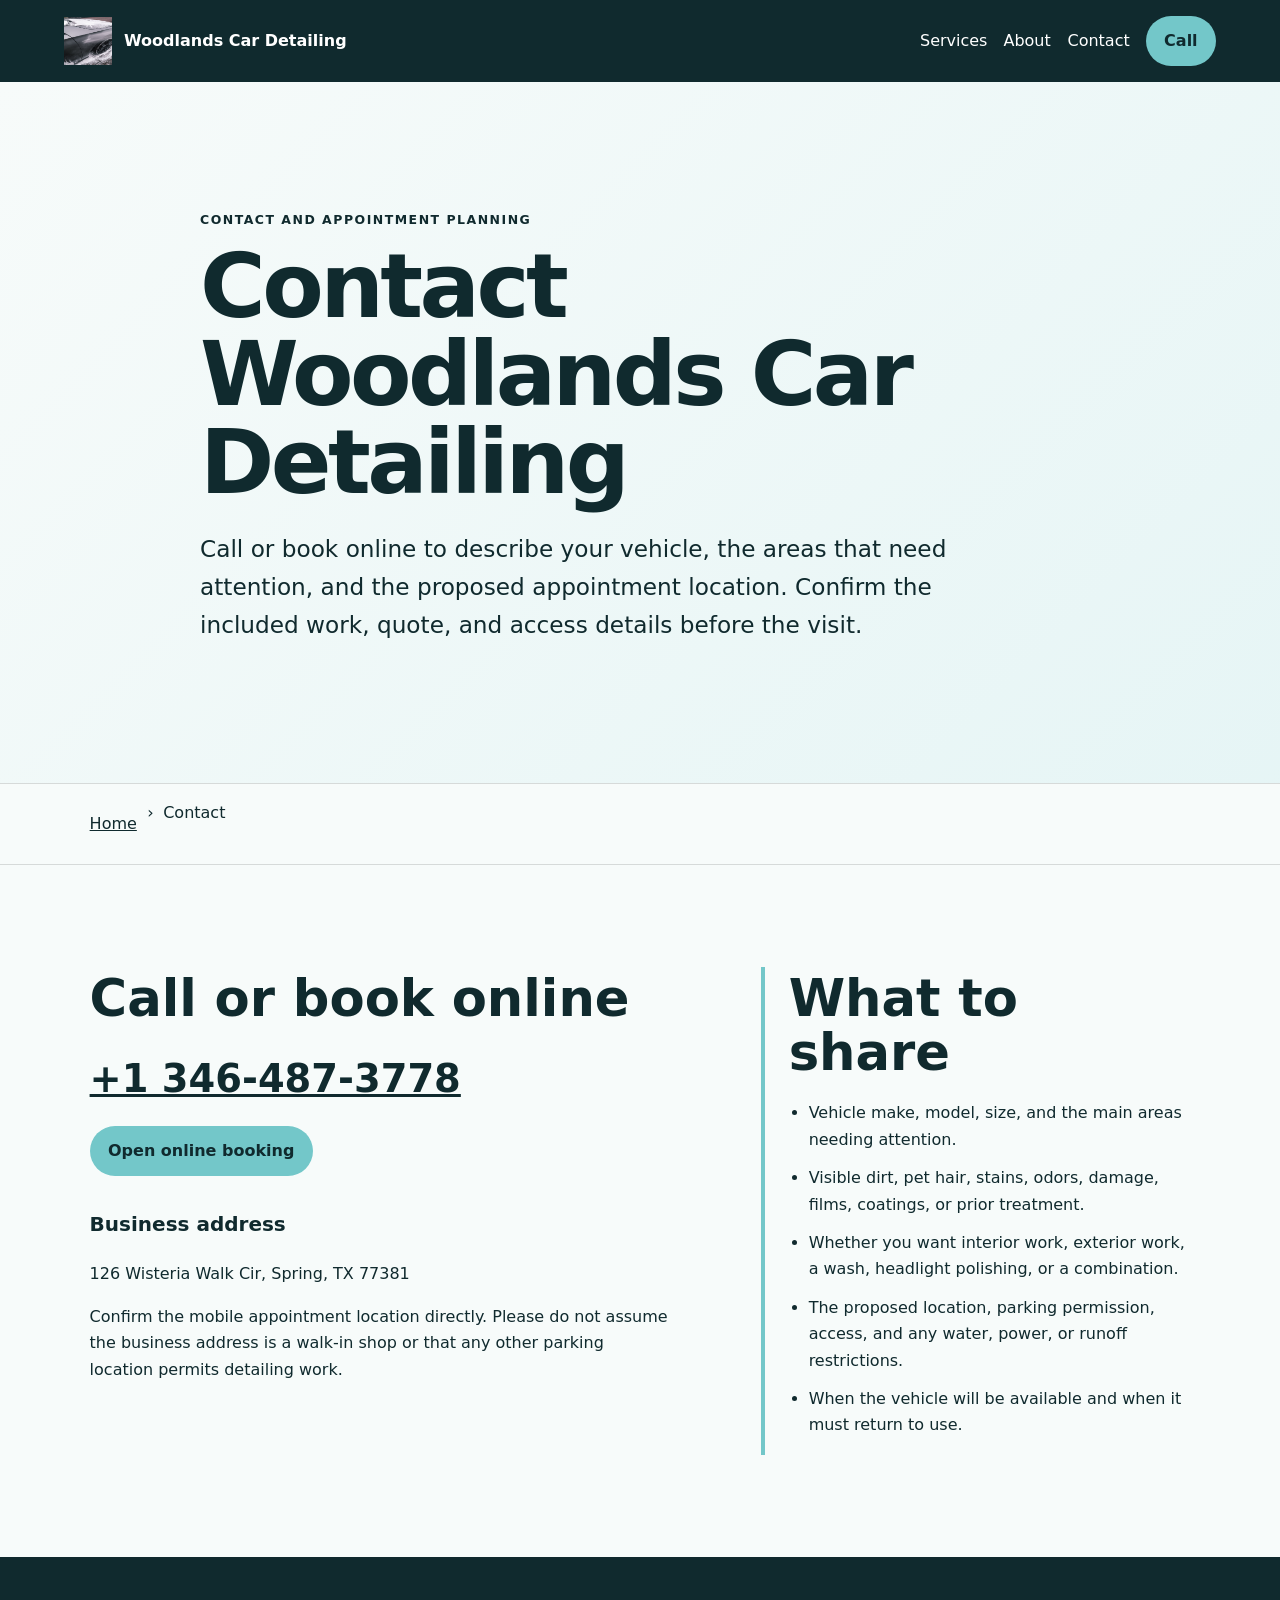
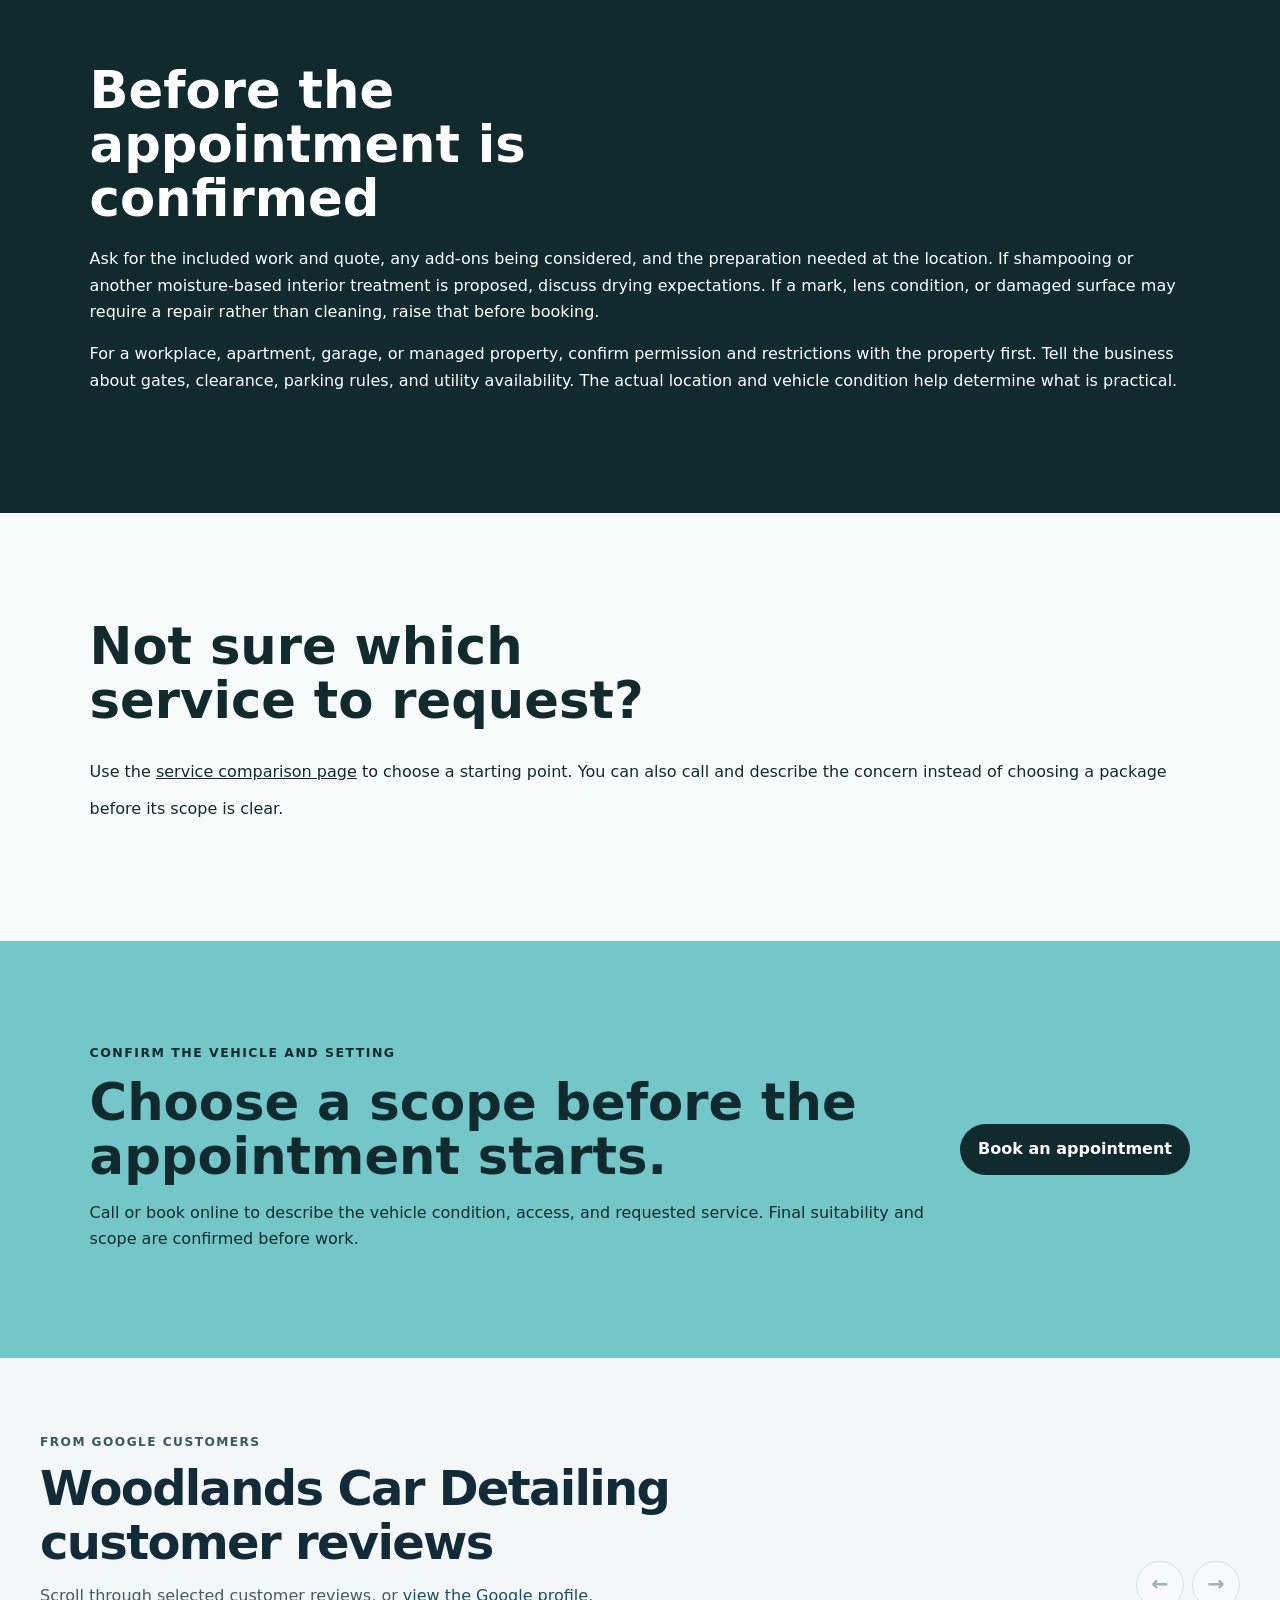
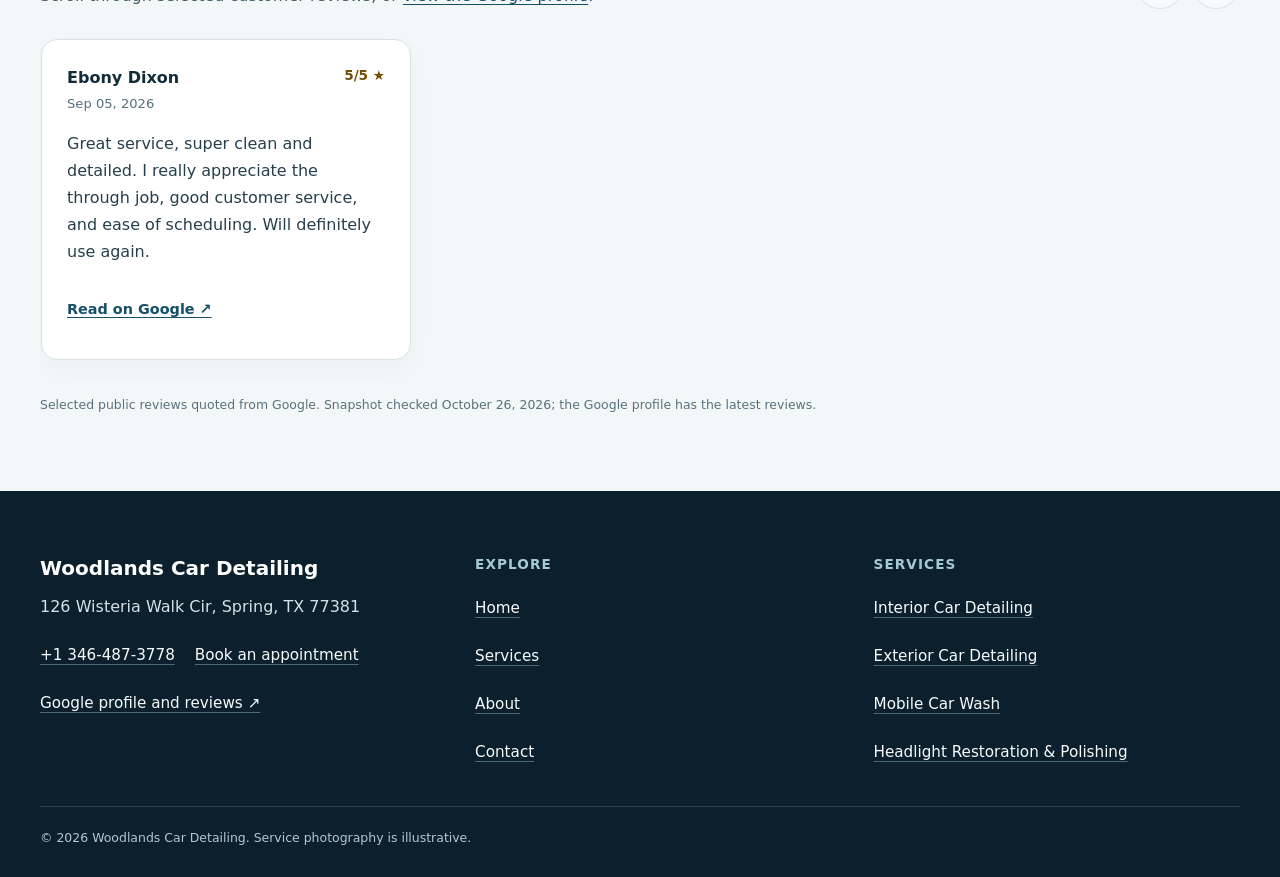
<file: contact/index.html>
<!doctype html>
<html lang="en"><head>
  <meta charset="utf-8"><meta name="viewport" content="width=device-width,initial-scale=1">
  <title>Contact Woodlands Car Detailing | Spring, TX</title>
  <meta name="description" content="Call or book Woodlands Car Detailing and confirm vehicle condition, access, and detailing scope in Spring, TX.">
  <meta name="robots" content="index, follow, max-image-preview:large, max-snippet:-1">
  <link rel="canonical" href="https://woodlandscardetailing.shop/contact/">
  <meta property="og:type" content="website"><meta property="og:title" content="Contact Woodlands Car Detailing | Spring, TX">
  <meta property="og:description" content="Call or book Woodlands Car Detailing and confirm vehicle condition, access, and detailing scope in Spring, TX."><meta property="og:url" content="https://woodlandscardetailing.shop/contact/">
  <meta property="og:image" content="https://woodlandscardetailing.shop/assets/hero-foam-car.jpg"><meta name="twitter:card" content="summary_large_image">
  <link rel="icon" href="/assets/favicon.svg"><link rel="stylesheet" href="/seo-pages.css"><script type="application/ld+json">{
  "@context": "https://schema.org",
  "@graph": [
    {
      "@type": "BreadcrumbList",
      "@id": "https://woodlandscardetailing.shop/contact/#breadcrumb",
      "itemListElement": [
        {
          "@type": "ListItem",
          "position": 1,
          "name": "Home",
          "item": "https://woodlandscardetailing.shop/"
        },
        {
          "@type": "ListItem",
          "position": 2,
          "name": "Contact Woodlands Car Detailing | Spring, TX",
          "item": "https://woodlandscardetailing.shop/contact/"
        }
      ]
    },
    {
      "@type": "WebPage",
      "@id": "https://woodlandscardetailing.shop/contact/#webpage",
      "url": "https://woodlandscardetailing.shop/contact/",
      "name": "Contact Woodlands Car Detailing | Spring, TX",
      "description": "Call or book Woodlands Car Detailing and confirm vehicle condition, access, and detailing scope in Spring, TX.",
      "breadcrumb": {
        "@id": "https://woodlandscardetailing.shop/contact/#breadcrumb"
      },
      "isPartOf": {
        "@id": "https://woodlandscardetailing.shop/#website"
      },
      "about": {
        "@id": "https://woodlandscardetailing.shop/#business"
      }
    },
    {
      "@type": "ImageObject",
      "@id": "https://woodlandscardetailing.shop/contact/#primaryimage",
      "contentUrl": "https://woodlandscardetailing.shop/assets/hero-foam-car.jpg",
      "caption": "Illustrative detailing artwork for Woodlands Car Detailing",
      "representativeOfPage": true
    }
  ]
}</script>
<link rel="stylesheet" href="/portfolio-components.css">
</head><body style="--pilot-accent:#73c7c9;--pilot-dark:#102a2e;--pilot-paper:#f7fbfa">
<a class="skip-link" href="#content">Skip to content</a>
<header class="pilot-header"><a class="pilot-brand" href="/"><img src="/assets/hero-foam-car.jpg" width="48" height="48" alt=""><span>Woodlands Car Detailing</span></a>
<nav aria-label="Primary navigation"><a href="/services/">Services</a><a href="/about/">About</a><a href="/contact/">Contact</a><a class="pilot-call" href="tel:+13464873778">Call</a></nav></header>
<main id="content"><section class="pilot-hero text-only"><div><p class="eyebrow">Contact and appointment planning</p><h1>Contact Woodlands Car Detailing</h1><p class="pilot-answer">Call or book online to describe your vehicle, the areas that need attention, and the proposed appointment location. Confirm the included work, quote, and access details before the visit.</p></div></section><nav class="breadcrumbs" aria-label="Breadcrumb"><a href="/">Home</a><span>›</span><span>Contact</span></nav>
<section class="pilot-section pilot-grid"><div><h2>Call or book online</h2><p><a class="large-link" href="tel:+13464873778">+1 346-487-3778</a></p><p><a class="pilot-button" href="/scheduling">Open online booking</a></p><h3>Business address</h3><p>126 Wisteria Walk Cir, Spring, TX 77381</p><p>Confirm the mobile appointment location directly. Please do not assume the business address is a walk-in shop or that any other parking location permits detailing work.</p></div><aside><h2>What to share</h2><ul class="checklist"><li>Vehicle make, model, size, and the main areas needing attention.</li><li>Visible dirt, pet hair, stains, odors, damage, films, coatings, or prior treatment.</li><li>Whether you want interior work, exterior work, a wash, headlight polishing, or a combination.</li><li>The proposed location, parking permission, access, and any water, power, or runoff restrictions.</li><li>When the vehicle will be available and when it must return to use.</li></ul></aside></section>
<section class="pilot-section tone"><h2>Before the appointment is confirmed</h2><p>Ask for the included work and quote, any add-ons being considered, and the preparation needed at the location. If shampooing or another moisture-based interior treatment is proposed, discuss drying expectations. If a mark, lens condition, or damaged surface may require a repair rather than cleaning, raise that before booking.</p><p>For a workplace, apartment, garage, or managed property, confirm permission and restrictions with the property first. Tell the business about gates, clearance, parking rules, and utility availability. The actual location and vehicle condition help determine what is practical.</p></section>
<section class="pilot-section"><h2>Not sure which service to request?</h2><p>Use the <a href="/services/">service comparison page</a> to choose a starting point. You can also call and describe the concern instead of choosing a package before its scope is clear.</p></section>
<section class="pilot-cta"><div><p class="eyebrow">Confirm the vehicle and setting</p><h2>Choose a scope before the appointment starts.</h2><p>Call or book online to describe the vehicle condition, access, and requested service. Final suitability and scope are confirmed before work.</p></div><a class="pilot-button" href="/scheduling">Book an appointment</a></section>
<!-- PORTFOLIO-REVIEWS:START --><section class="portfolio-reviews" aria-labelledby="portfolio-reviews-title"><div class="portfolio-reviews__heading"><div><p class="portfolio-reviews__kicker">From Google customers</p><h2 id="portfolio-reviews-title">Woodlands Car Detailing customer reviews</h2><p class="portfolio-reviews__intro">Scroll through selected customer reviews, or <a href="https://www.google.com/maps?cid=9301545645657331387" target="_blank" rel="noopener noreferrer">view the Google profile</a>.</p></div><div class="portfolio-reviews__controls"><button type="button" data-reviews-prev aria-label="Previous reviews">←</button><button type="button" data-reviews-next aria-label="Next reviews">→</button></div></div><div class="portfolio-reviews__track" role="region" aria-label="Scrollable customer reviews" tabindex="0"><article class="portfolio-review"><div class="portfolio-review__meta"><div><span class="portfolio-review__author">Ebony Dixon</span><time datetime="2026-09-05">Sep 05, 2026</time></div><span class="portfolio-review__rating" aria-label="5 out of 5 stars">5/5 ★</span></div><blockquote><p>Great service, super clean and detailed. I really appreciate the through job, good customer service, and ease of scheduling. Will definitely use again.</p></blockquote><a class="portfolio-review__source" href="https://www.google.com/maps/reviews/data=!4m8!14m7!1m6!2m5!1sCi9DQUlRQUNvZENodHljRjlvT2paS2FWZHNSMXBWT1hoUlQwbGhOVTlmV0V4S1ExRRAB!2m1!1s0x0:0x8115ba7ba77c96bb!3m1!1s2@1:CAIQACodChtycF9oOjZKaVdsR1pVOXhRT0lhNU9fWExKQ1E%7C%7C?hl=en-US" target="_blank" rel="noopener noreferrer">Read on Google ↗</a></article></div><p class="portfolio-reviews__note">Selected public reviews quoted from Google. Snapshot checked <time datetime="2026-10-26">October 26, 2026</time>; the Google profile has the latest reviews.</p></section><!-- PORTFOLIO-REVIEWS:END -->
</main><footer class="portfolio-footer"><div class="portfolio-footer__grid"><div><strong class="portfolio-footer__name">Woodlands Car Detailing</strong><address>126 Wisteria Walk Cir, Spring, TX 77381</address><div class="portfolio-footer__contact"><a href="tel:+13464873778">+1 346-487-3778</a><a href="/scheduling">Book an appointment</a></div><a href="https://www.google.com/maps?cid=9301545645657331387" target="_blank" rel="noopener noreferrer">Google profile and reviews ↗</a></div><div><h2>Explore</h2><nav aria-label="Footer navigation"><a href="/">Home</a><a href="/services/">Services</a><a href="/about/">About</a><a href="/contact/">Contact</a></nav></div><div><h2>Services</h2><nav aria-label="Service pages"><a href="/services/interior-car-detailing/">Interior Car Detailing</a><a href="/services/exterior-car-detailing/">Exterior Car Detailing</a><a href="/services/mobile-car-wash/">Mobile Car Wash</a><a href="/services/headlight-restoration/">Headlight Restoration &amp; Polishing</a></nav></div></div><p class="portfolio-footer__bottom">© <span id="year">2026</span> Woodlands Car Detailing. Service photography is illustrative.</p></footer>
<script src="/portfolio-components.js" defer></script>
</body></html>
</file>
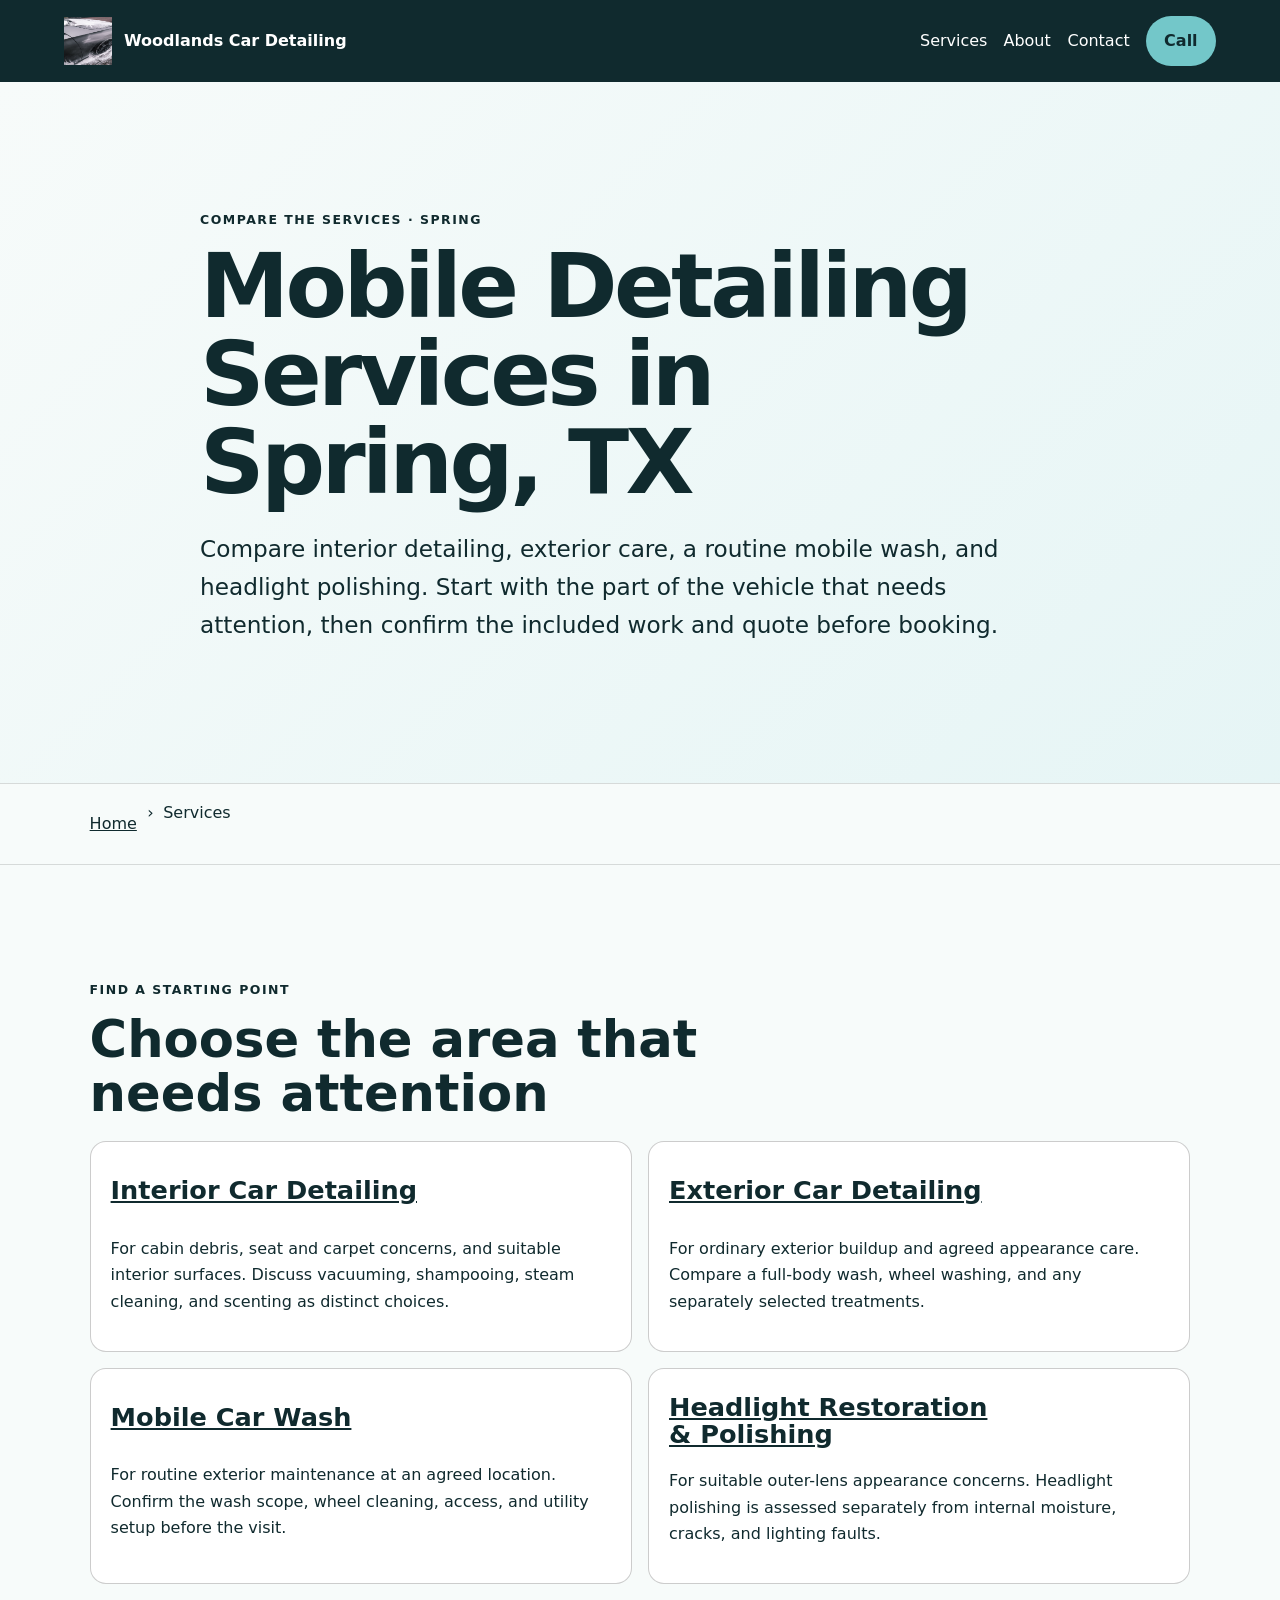
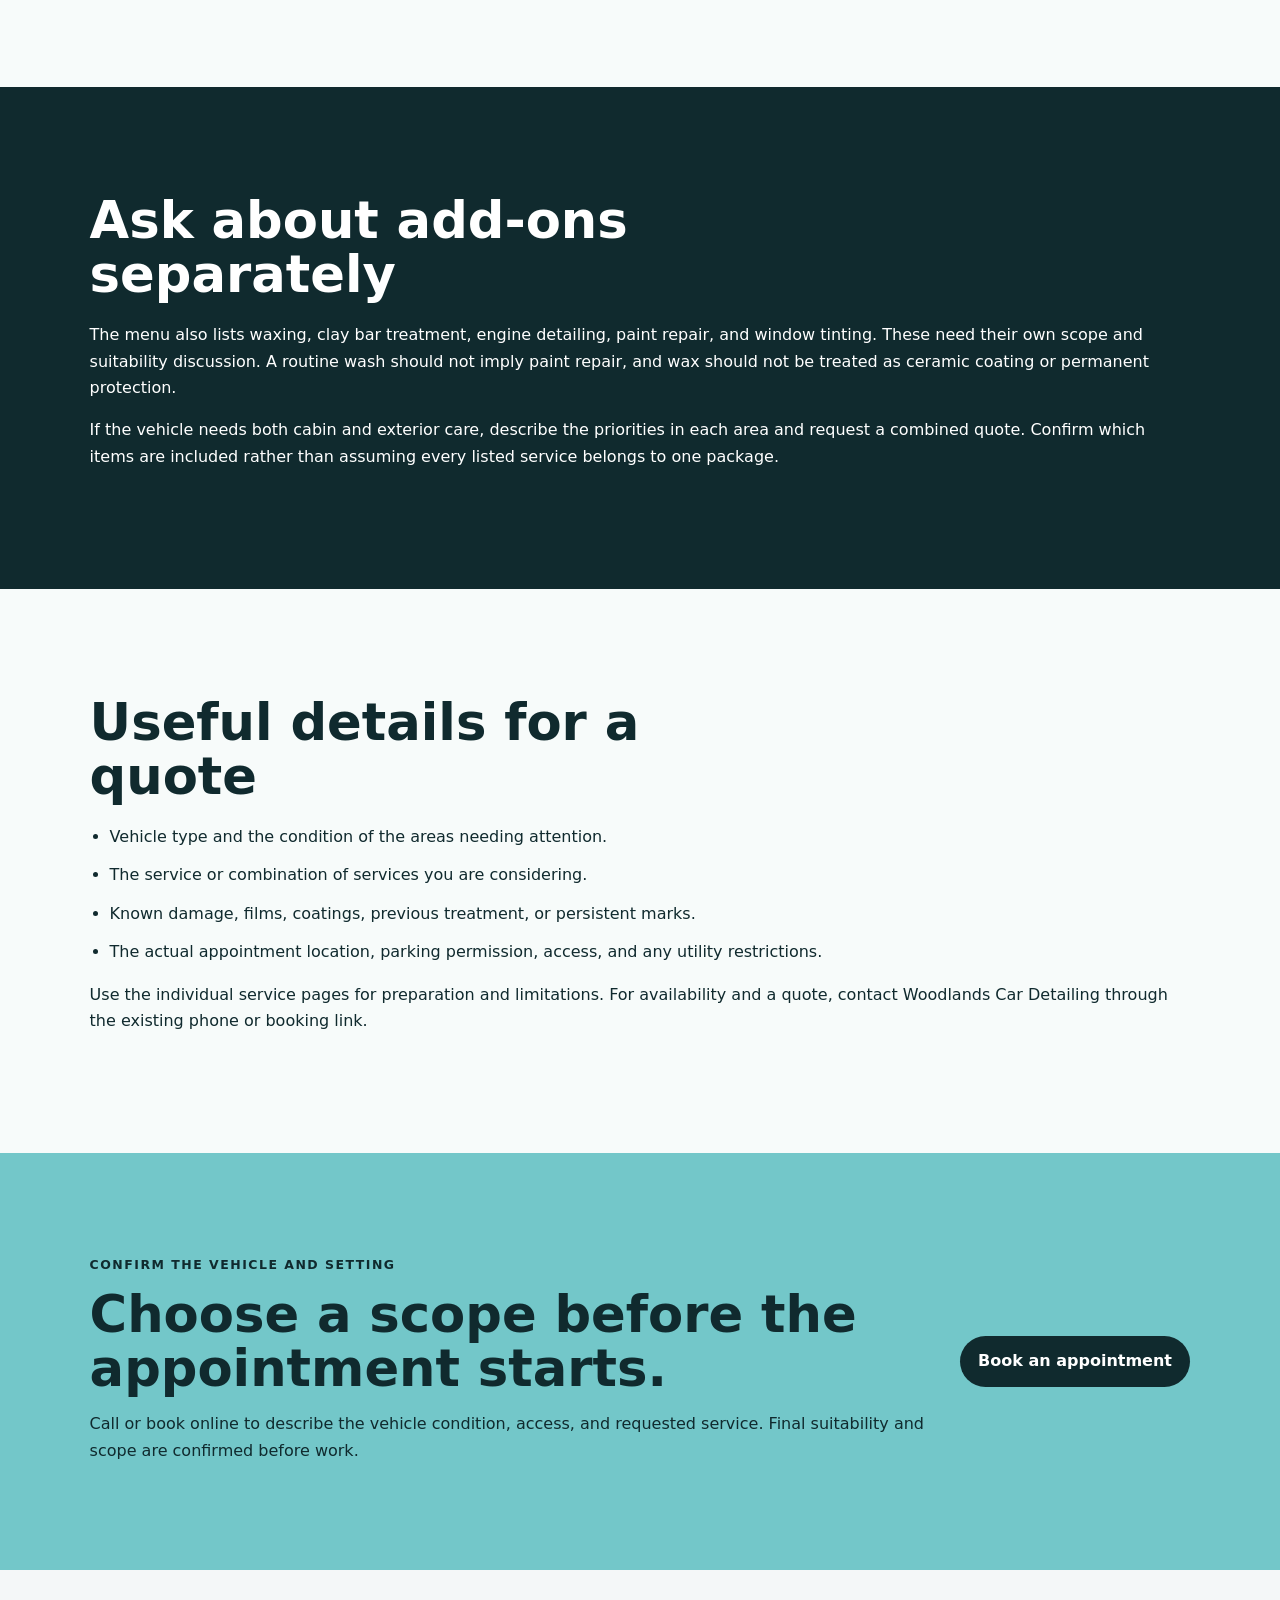
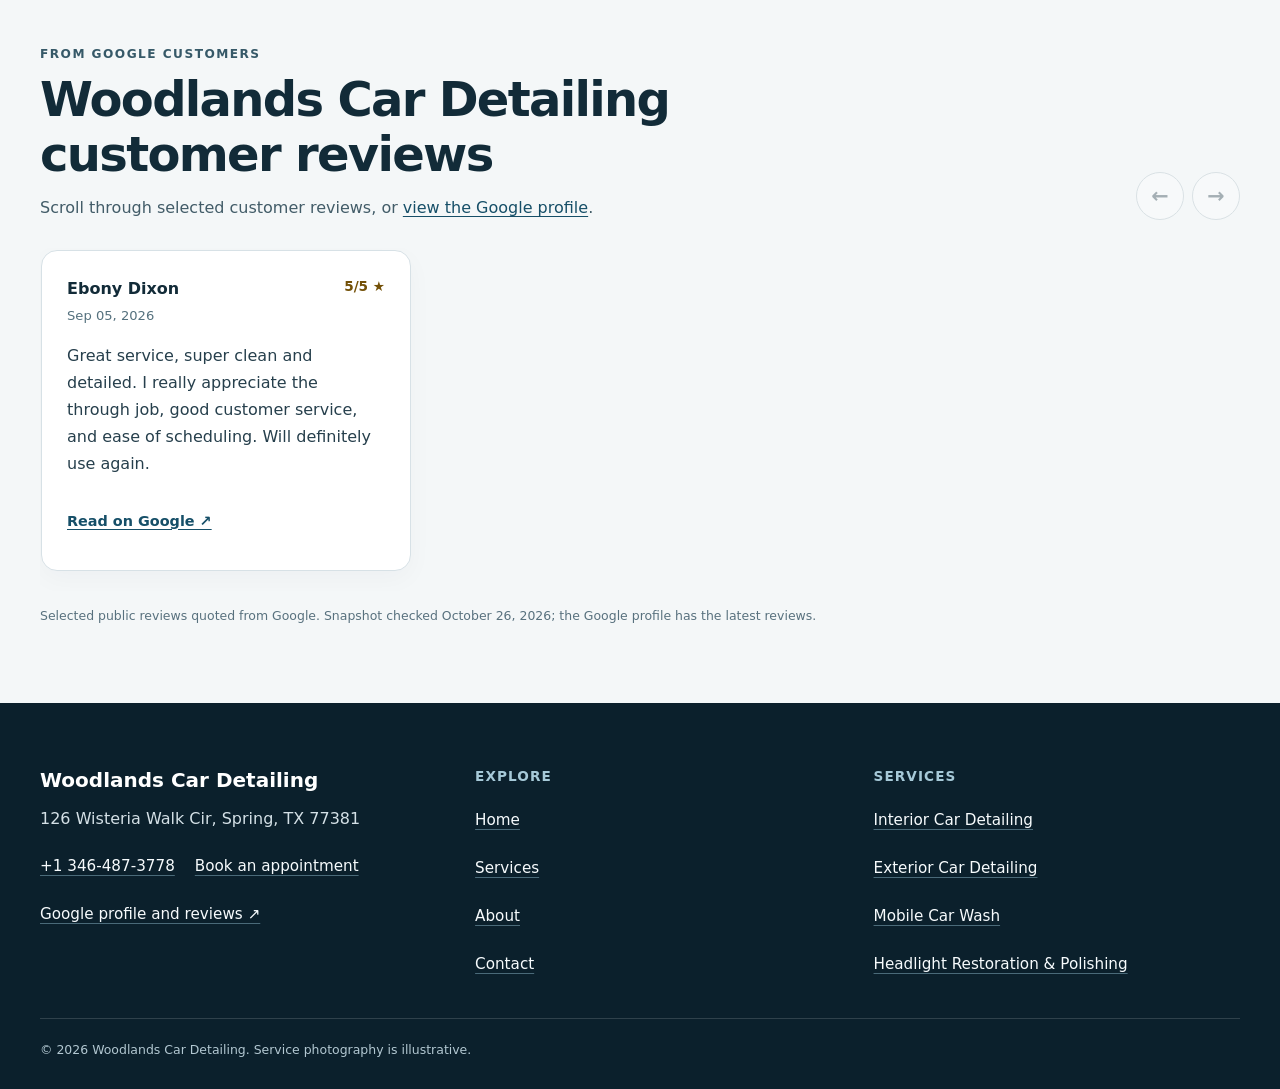
<file: services/index.html>
<!doctype html>
<html lang="en"><head>
  <meta charset="utf-8"><meta name="viewport" content="width=device-width,initial-scale=1">
  <title>Mobile Detailing Services in Spring, TX | Woodlands Car Detailing</title>
  <meta name="description" content="Compare documented mobile detailing choices from Woodlands Car Detailing in Spring, TX, including preparation, access, and scope boundaries.">
  <meta name="robots" content="index, follow, max-image-preview:large, max-snippet:-1">
  <link rel="canonical" href="https://woodlandscardetailing.shop/services/">
  <meta property="og:type" content="website"><meta property="og:title" content="Mobile Detailing Services in Spring, TX | Woodlands Car Detailing">
  <meta property="og:description" content="Compare documented mobile detailing choices from Woodlands Car Detailing in Spring, TX, including preparation, access, and scope boundaries."><meta property="og:url" content="https://woodlandscardetailing.shop/services/">
  <meta property="og:image" content="https://woodlandscardetailing.shop/assets/hero-foam-car.jpg"><meta name="twitter:card" content="summary_large_image">
  <link rel="icon" href="/assets/favicon.svg"><link rel="stylesheet" href="/seo-pages.css"><script type="application/ld+json">{
  "@context": "https://schema.org",
  "@graph": [
    {
      "@type": "BreadcrumbList",
      "@id": "https://woodlandscardetailing.shop/services/#breadcrumb",
      "itemListElement": [
        {
          "@type": "ListItem",
          "position": 1,
          "name": "Home",
          "item": "https://woodlandscardetailing.shop/"
        },
        {
          "@type": "ListItem",
          "position": 2,
          "name": "Services",
          "item": "https://woodlandscardetailing.shop/services/"
        }
      ]
    },
    {
      "@type": "WebPage",
      "@id": "https://woodlandscardetailing.shop/services/#webpage",
      "url": "https://woodlandscardetailing.shop/services/",
      "name": "Mobile Detailing Services in Spring, TX | Woodlands Car Detailing",
      "description": "Compare documented mobile detailing choices from Woodlands Car Detailing in Spring, TX, including preparation, access, and scope boundaries.",
      "breadcrumb": {
        "@id": "https://woodlandscardetailing.shop/services/#breadcrumb"
      },
      "isPartOf": {
        "@id": "https://woodlandscardetailing.shop/#website"
      },
      "about": {
        "@id": "https://woodlandscardetailing.shop/#business"
      }
    },
    {
      "@type": "ImageObject",
      "@id": "https://woodlandscardetailing.shop/services/#primaryimage",
      "contentUrl": "https://woodlandscardetailing.shop/assets/hero-foam-car.jpg",
      "caption": "Illustrative detailing artwork for Woodlands Car Detailing",
      "representativeOfPage": true
    }
  ]
}</script>
<link rel="stylesheet" href="/portfolio-components.css">
</head><body style="--pilot-accent:#73c7c9;--pilot-dark:#102a2e;--pilot-paper:#f7fbfa">
<a class="skip-link" href="#content">Skip to content</a>
<header class="pilot-header"><a class="pilot-brand" href="/"><img src="/assets/hero-foam-car.jpg" width="48" height="48" alt=""><span>Woodlands Car Detailing</span></a>
<nav aria-label="Primary navigation"><a href="/services/">Services</a><a href="/about/">About</a><a href="/contact/">Contact</a><a class="pilot-call" href="tel:+13464873778">Call</a></nav></header>
<main id="content"><section class="pilot-hero text-only"><div><p class="eyebrow">Compare the services · Spring</p><h1>Mobile Detailing Services in Spring, TX</h1><p class="pilot-answer">Compare interior detailing, exterior care, a routine mobile wash, and headlight polishing. Start with the part of the vehicle that needs attention, then confirm the included work and quote before booking.</p></div></section>
<nav class="breadcrumbs" aria-label="Breadcrumb"><a href="/">Home</a><span>›</span><span>Services</span></nav>
<section class="pilot-section"><p class="eyebrow">Find a starting point</p><h2>Choose the area that needs attention</h2><div class="service-cards"><article><h2><a href="/services/interior-car-detailing/">Interior Car Detailing</a></h2><p>For cabin debris, seat and carpet concerns, and suitable interior surfaces. Discuss vacuuming, shampooing, steam cleaning, and scenting as distinct choices.</p></article><article><h2><a href="/services/exterior-car-detailing/">Exterior Car Detailing</a></h2><p>For ordinary exterior buildup and agreed appearance care. Compare a full-body wash, wheel washing, and any separately selected treatments.</p></article><article><h2><a href="/services/mobile-car-wash/">Mobile Car Wash</a></h2><p>For routine exterior maintenance at an agreed location. Confirm the wash scope, wheel cleaning, access, and utility setup before the visit.</p></article><article><h2><a href="/services/headlight-restoration/">Headlight Restoration &amp; Polishing</a></h2><p>For suitable outer-lens appearance concerns. Headlight polishing is assessed separately from internal moisture, cracks, and lighting faults.</p></article></div></section>
<section class="pilot-section tone"><h2>Ask about add-ons separately</h2><p>The menu also lists waxing, clay bar treatment, engine detailing, paint repair, and window tinting. These need their own scope and suitability discussion. A routine wash should not imply paint repair, and wax should not be treated as ceramic coating or permanent protection.</p><p>If the vehicle needs both cabin and exterior care, describe the priorities in each area and request a combined quote. Confirm which items are included rather than assuming every listed service belongs to one package.</p></section>
<section class="pilot-section"><h2>Useful details for a quote</h2><ul class="checklist"><li>Vehicle type and the condition of the areas needing attention.</li><li>The service or combination of services you are considering.</li><li>Known damage, films, coatings, previous treatment, or persistent marks.</li><li>The actual appointment location, parking permission, access, and any utility restrictions.</li></ul><p>Use the individual service pages for preparation and limitations. For availability and a quote, contact Woodlands Car Detailing through the existing phone or booking link.</p></section>
<section class="pilot-cta"><div><p class="eyebrow">Confirm the vehicle and setting</p><h2>Choose a scope before the appointment starts.</h2><p>Call or book online to describe the vehicle condition, access, and requested service. Final suitability and scope are confirmed before work.</p></div><a class="pilot-button" href="/scheduling">Book an appointment</a></section>
<!-- PORTFOLIO-REVIEWS:START --><section class="portfolio-reviews" aria-labelledby="portfolio-reviews-title"><div class="portfolio-reviews__heading"><div><p class="portfolio-reviews__kicker">From Google customers</p><h2 id="portfolio-reviews-title">Woodlands Car Detailing customer reviews</h2><p class="portfolio-reviews__intro">Scroll through selected customer reviews, or <a href="https://www.google.com/maps?cid=9301545645657331387" target="_blank" rel="noopener noreferrer">view the Google profile</a>.</p></div><div class="portfolio-reviews__controls"><button type="button" data-reviews-prev aria-label="Previous reviews">←</button><button type="button" data-reviews-next aria-label="Next reviews">→</button></div></div><div class="portfolio-reviews__track" role="region" aria-label="Scrollable customer reviews" tabindex="0"><article class="portfolio-review"><div class="portfolio-review__meta"><div><span class="portfolio-review__author">Ebony Dixon</span><time datetime="2026-09-05">Sep 05, 2026</time></div><span class="portfolio-review__rating" aria-label="5 out of 5 stars">5/5 ★</span></div><blockquote><p>Great service, super clean and detailed. I really appreciate the through job, good customer service, and ease of scheduling. Will definitely use again.</p></blockquote><a class="portfolio-review__source" href="https://www.google.com/maps/reviews/data=!4m8!14m7!1m6!2m5!1sCi9DQUlRQUNvZENodHljRjlvT2paS2FWZHNSMXBWT1hoUlQwbGhOVTlmV0V4S1ExRRAB!2m1!1s0x0:0x8115ba7ba77c96bb!3m1!1s2@1:CAIQACodChtycF9oOjZKaVdsR1pVOXhRT0lhNU9fWExKQ1E%7C%7C?hl=en-US" target="_blank" rel="noopener noreferrer">Read on Google ↗</a></article></div><p class="portfolio-reviews__note">Selected public reviews quoted from Google. Snapshot checked <time datetime="2026-10-26">October 26, 2026</time>; the Google profile has the latest reviews.</p></section><!-- PORTFOLIO-REVIEWS:END -->
</main><footer class="portfolio-footer"><div class="portfolio-footer__grid"><div><strong class="portfolio-footer__name">Woodlands Car Detailing</strong><address>126 Wisteria Walk Cir, Spring, TX 77381</address><div class="portfolio-footer__contact"><a href="tel:+13464873778">+1 346-487-3778</a><a href="/scheduling">Book an appointment</a></div><a href="https://www.google.com/maps?cid=9301545645657331387" target="_blank" rel="noopener noreferrer">Google profile and reviews ↗</a></div><div><h2>Explore</h2><nav aria-label="Footer navigation"><a href="/">Home</a><a href="/services/">Services</a><a href="/about/">About</a><a href="/contact/">Contact</a></nav></div><div><h2>Services</h2><nav aria-label="Service pages"><a href="/services/interior-car-detailing/">Interior Car Detailing</a><a href="/services/exterior-car-detailing/">Exterior Car Detailing</a><a href="/services/mobile-car-wash/">Mobile Car Wash</a><a href="/services/headlight-restoration/">Headlight Restoration &amp; Polishing</a></nav></div></div><p class="portfolio-footer__bottom">© <span id="year">2026</span> Woodlands Car Detailing. Service photography is illustrative.</p></footer>
<script src="/portfolio-components.js" defer></script>
</body></html>
</file>
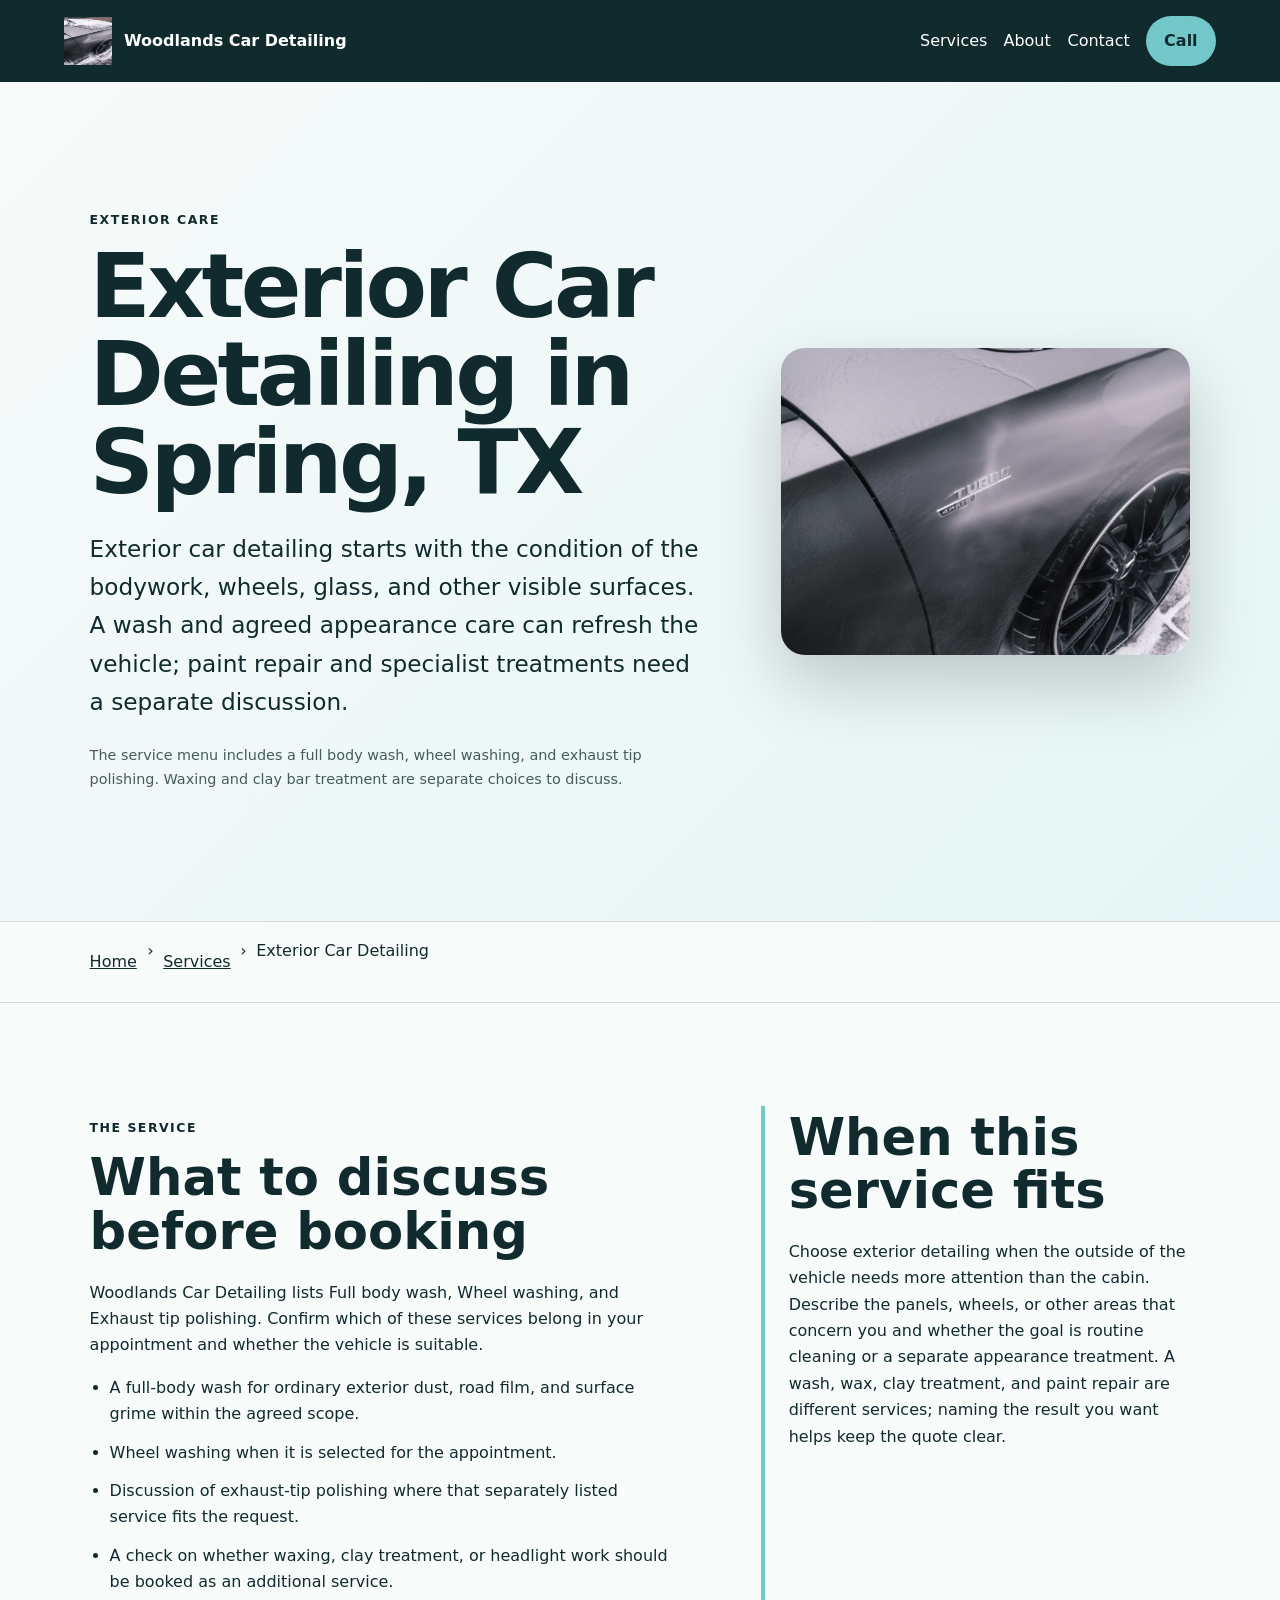
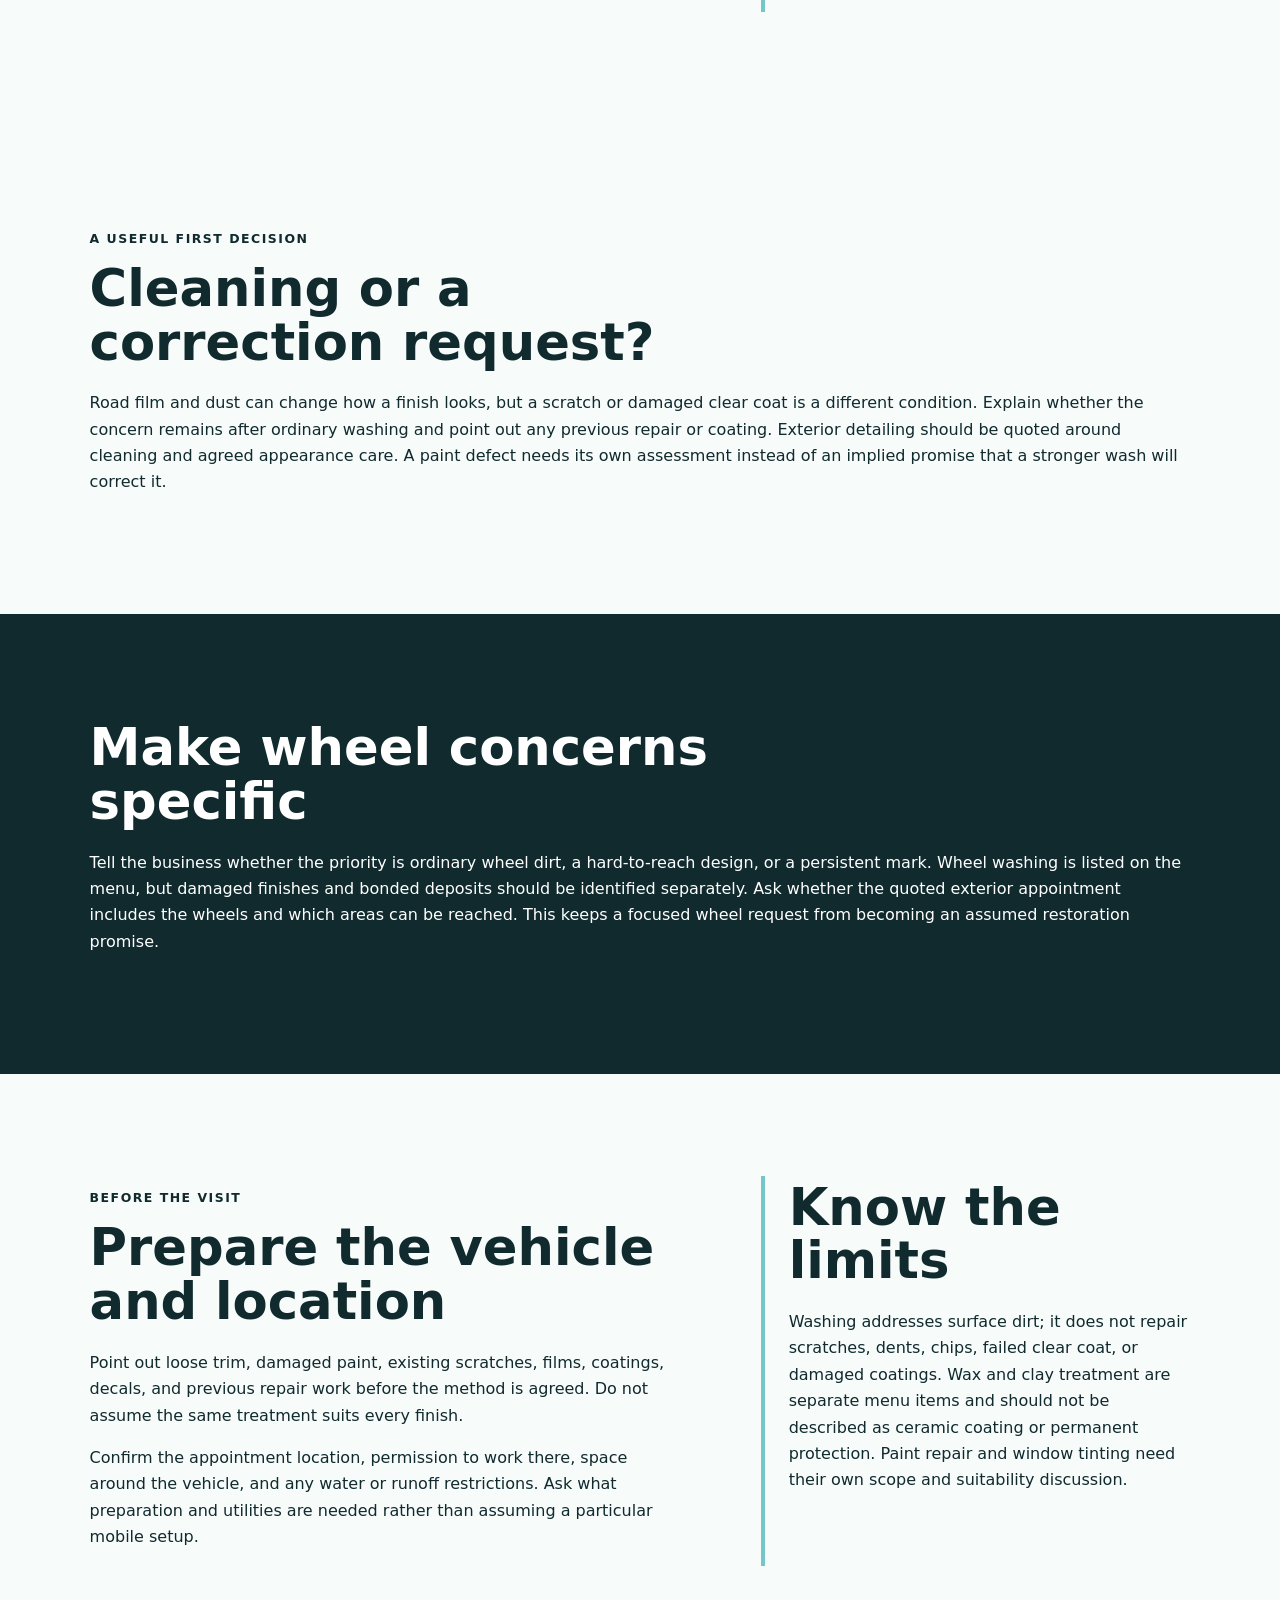
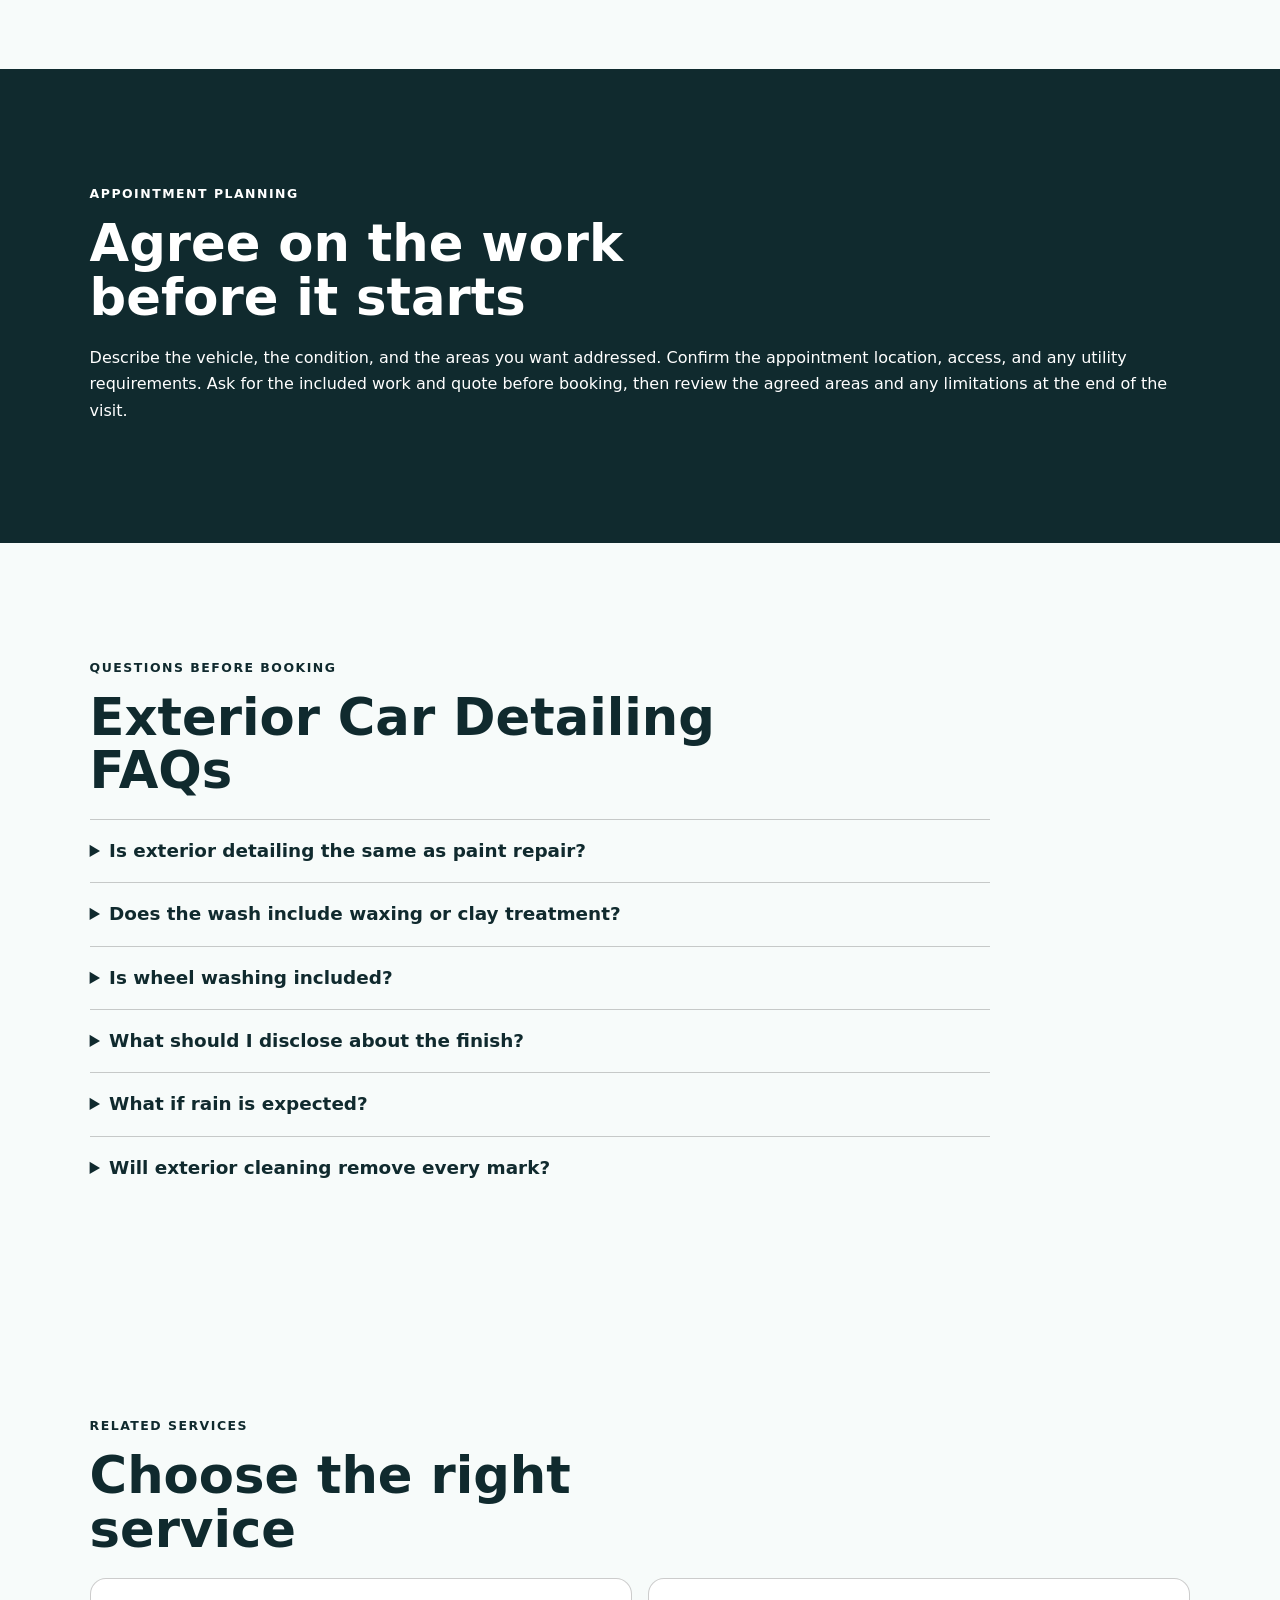
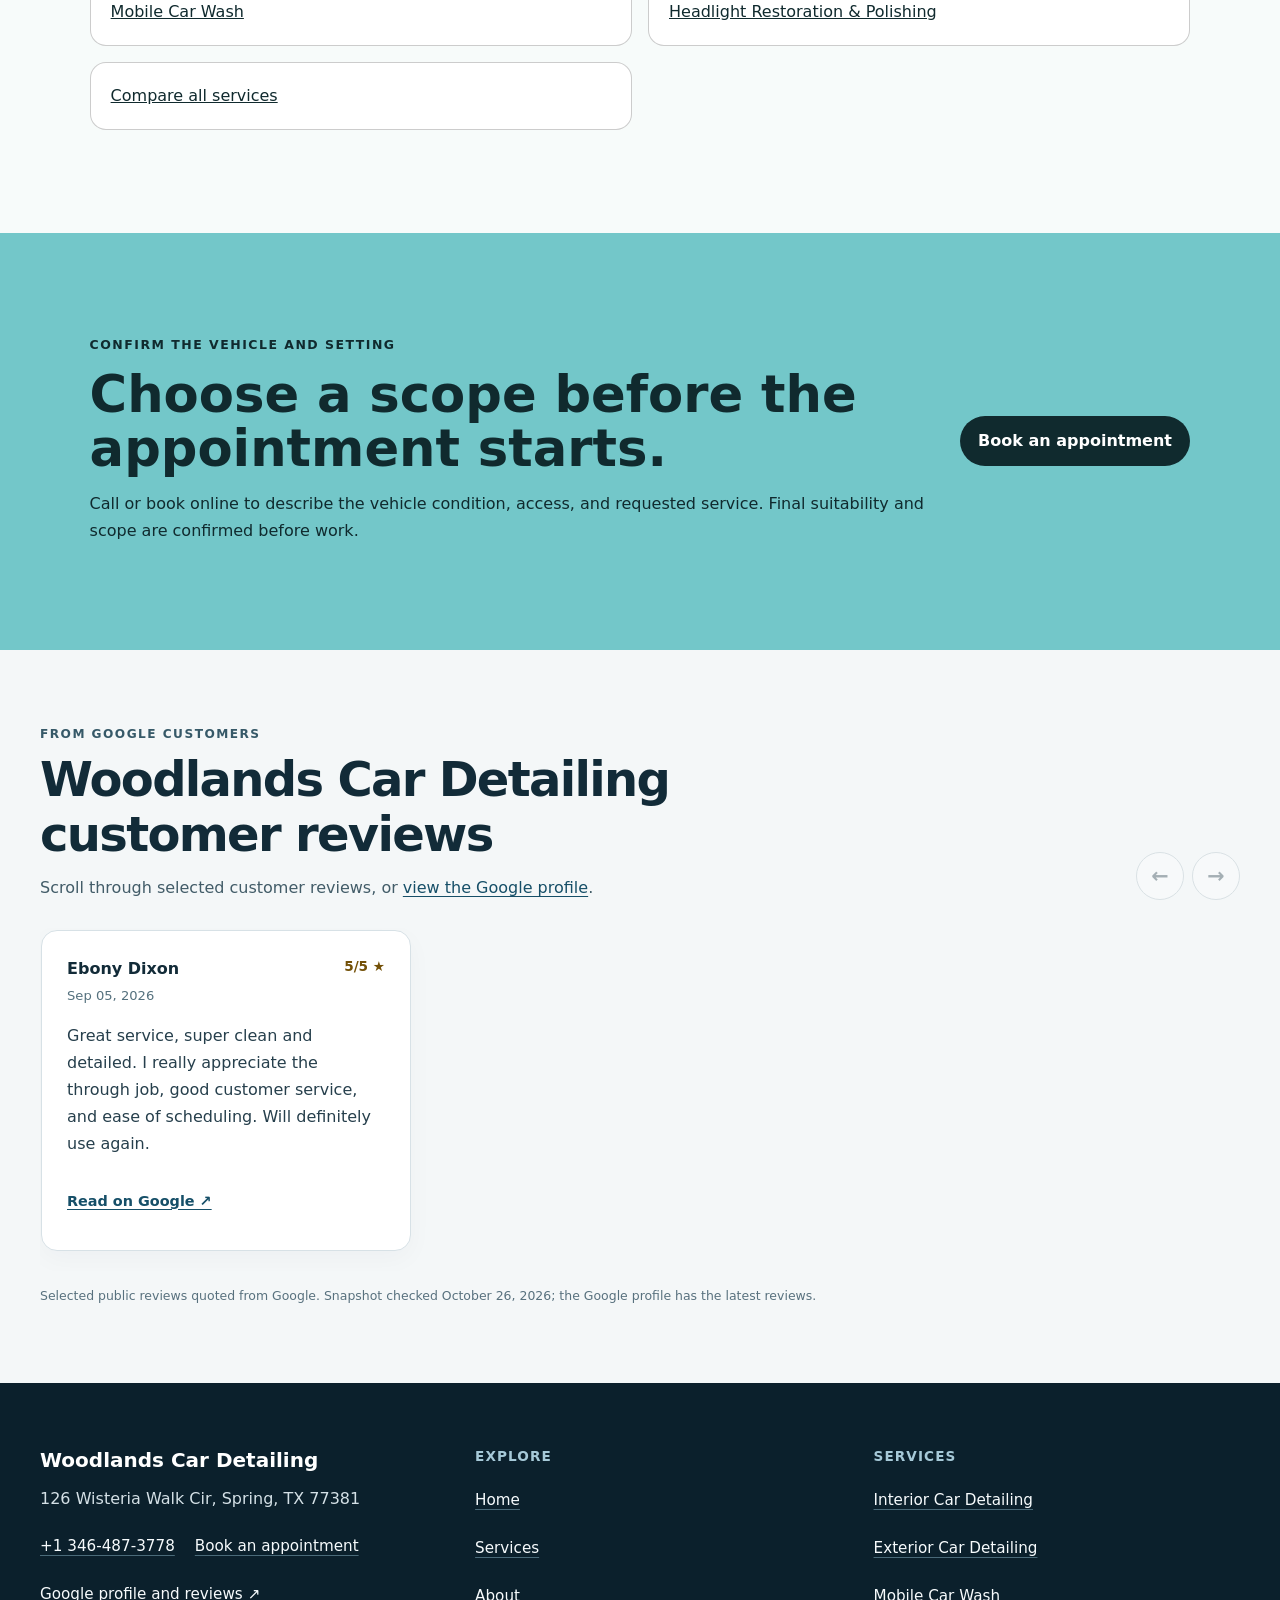
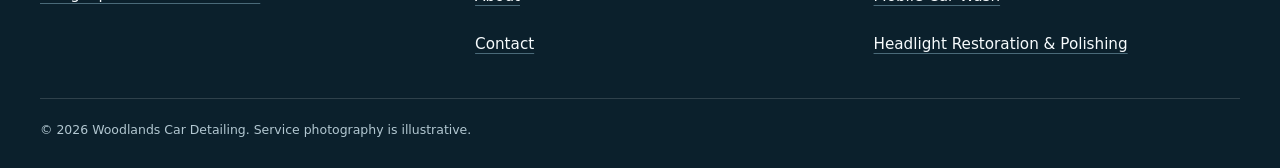
<file: services/exterior-car-detailing/index.html>
<!doctype html>
<html lang="en"><head>
  <meta charset="utf-8"><meta name="viewport" content="width=device-width,initial-scale=1">
  <title>Exterior Car Detailing in Spring, TX | Woodlands Car Detailing</title>
  <meta name="description" content="Plan exterior car detailing with Woodlands Car Detailing in Spring: documented scope, vehicle preparation, access checks, and limitations.">
  <meta name="robots" content="index, follow, max-image-preview:large, max-snippet:-1">
  <link rel="canonical" href="https://woodlandscardetailing.shop/services/exterior-car-detailing/">
  <meta property="og:type" content="website"><meta property="og:title" content="Exterior Car Detailing in Spring, TX | Woodlands Car Detailing">
  <meta property="og:description" content="Plan exterior car detailing with Woodlands Car Detailing in Spring: documented scope, vehicle preparation, access checks, and limitations."><meta property="og:url" content="https://woodlandscardetailing.shop/services/exterior-car-detailing/">
  <meta property="og:image" content="https://woodlandscardetailing.shop/assets/hero-foam-car.jpg"><meta name="twitter:card" content="summary_large_image">
  <link rel="icon" href="/assets/favicon.svg"><link rel="stylesheet" href="/seo-pages.css"><script type="application/ld+json">{
  "@context": "https://schema.org",
  "@graph": [
    {
      "@type": "BreadcrumbList",
      "@id": "https://woodlandscardetailing.shop/services/exterior-car-detailing/#breadcrumb",
      "itemListElement": [
        {
          "@type": "ListItem",
          "position": 1,
          "name": "Home",
          "item": "https://woodlandscardetailing.shop/"
        },
        {
          "@type": "ListItem",
          "position": 2,
          "name": "Services",
          "item": "https://woodlandscardetailing.shop/services/"
        },
        {
          "@type": "ListItem",
          "position": 3,
          "name": "Exterior Car Detailing",
          "item": "https://woodlandscardetailing.shop/services/exterior-car-detailing/"
        }
      ]
    },
    {
      "@type": "WebPage",
      "@id": "https://woodlandscardetailing.shop/services/exterior-car-detailing/#webpage",
      "url": "https://woodlandscardetailing.shop/services/exterior-car-detailing/",
      "name": "Exterior Car Detailing in Spring, TX | Woodlands Car Detailing",
      "description": "Plan exterior car detailing with Woodlands Car Detailing in Spring: documented scope, vehicle preparation, access checks, and limitations.",
      "breadcrumb": {
        "@id": "https://woodlandscardetailing.shop/services/exterior-car-detailing/#breadcrumb"
      },
      "isPartOf": {
        "@id": "https://woodlandscardetailing.shop/#website"
      },
      "about": {
        "@id": "https://woodlandscardetailing.shop/#business"
      }
    },
    {
      "@type": "Service",
      "@id": "https://woodlandscardetailing.shop/services/exterior-car-detailing/#service",
      "name": "Exterior Car Detailing",
      "serviceType": "exterior car detailing",
      "url": "https://woodlandscardetailing.shop/services/exterior-car-detailing/",
      "description": "Exterior car detailing begins with the visible outside surfaces of the vehicle and may combine a full-body wash with wheel washing and other documented appearance-care add-ons.",
      "provider": {
        "@id": "https://woodlandscardetailing.shop/#business"
      },
      "areaServed": {
        "@type": "City",
        "name": "Spring"
      }
    },
    {
      "@type": "ImageObject",
      "@id": "https://woodlandscardetailing.shop/services/exterior-car-detailing/#primaryimage",
      "contentUrl": "https://woodlandscardetailing.shop/assets/hero-foam-car.jpg",
      "caption": "Illustrative detailing artwork for Woodlands Car Detailing",
      "representativeOfPage": true
    }
  ]
}</script>
<link rel="stylesheet" href="/portfolio-components.css">
</head><body style="--pilot-accent:#73c7c9;--pilot-dark:#102a2e;--pilot-paper:#f7fbfa">
<a class="skip-link" href="#content">Skip to content</a>
<header class="pilot-header"><a class="pilot-brand" href="/"><img src="/assets/hero-foam-car.jpg" width="48" height="48" alt=""><span>Woodlands Car Detailing</span></a>
<nav aria-label="Primary navigation"><a href="/services/">Services</a><a href="/about/">About</a><a href="/contact/">Contact</a><a class="pilot-call" href="tel:+13464873778">Call</a></nav></header>
<main id="content"><section class="pilot-hero"><div><p class="eyebrow">Exterior care</p><h1>Exterior Car Detailing in Spring, TX</h1><p class="pilot-answer">Exterior car detailing starts with the condition of the bodywork, wheels, glass, and other visible surfaces. A wash and agreed appearance care can refresh the vehicle; paint repair and specialist treatments need a separate discussion.</p><p class="pilot-proof">The service menu includes a full body wash, wheel washing, and exhaust tip polishing. Waxing and clay bar treatment are separate choices to discuss.</p></div><img alt="Illustrative detailing artwork for Woodlands Car Detailing" fetchpriority="high" height="720" src="/assets/hero-foam-car.jpg" width="960"/></section>
<nav aria-label="Breadcrumb" class="breadcrumbs"><a href="/">Home</a><span>›</span><a href="/services/">Services</a><span>›</span><span>Exterior Car Detailing</span></nav>
<section class="pilot-section pilot-grid"><div><p class="eyebrow">The service</p><h2>What to discuss before booking</h2><p>Woodlands Car Detailing lists Full body wash, Wheel washing, and Exhaust tip polishing. Confirm which of these services belong in your appointment and whether the vehicle is suitable.</p><ul class="checklist"><li>A full-body wash for ordinary exterior dust, road film, and surface grime within the agreed scope.</li><li>Wheel washing when it is selected for the appointment.</li><li>Discussion of exhaust-tip polishing where that separately listed service fits the request.</li><li>A check on whether waxing, clay treatment, or headlight work should be booked as an additional service.</li></ul></div><aside><h2>When this service fits</h2><p>Choose exterior detailing when the outside of the vehicle needs more attention than the cabin. Describe the panels, wheels, or other areas that concern you and whether the goal is routine cleaning or a separate appearance treatment. A wash, wax, clay treatment, and paint repair are different services; naming the result you want helps keep the quote clear.</p></aside></section>
<section class="pilot-section"><p class="eyebrow">A useful first decision</p><h2>Cleaning or a correction request?</h2><p>Road film and dust can change how a finish looks, but a scratch or damaged clear coat is a different condition. Explain whether the concern remains after ordinary washing and point out any previous repair or coating. Exterior detailing should be quoted around cleaning and agreed appearance care. A paint defect needs its own assessment instead of an implied promise that a stronger wash will correct it.</p></section><section class="pilot-section tone"><h2>Make wheel concerns specific</h2><p>Tell the business whether the priority is ordinary wheel dirt, a hard-to-reach design, or a persistent mark. Wheel washing is listed on the menu, but damaged finishes and bonded deposits should be identified separately. Ask whether the quoted exterior appointment includes the wheels and which areas can be reached. This keeps a focused wheel request from becoming an assumed restoration promise.</p></section>
<section class="pilot-section pilot-grid"><div><p class="eyebrow">Before the visit</p><h2>Prepare the vehicle and location</h2><p>Point out loose trim, damaged paint, existing scratches, films, coatings, decals, and previous repair work before the method is agreed. Do not assume the same treatment suits every finish.</p><p>Confirm the appointment location, permission to work there, space around the vehicle, and any water or runoff restrictions. Ask what preparation and utilities are needed rather than assuming a particular mobile setup.</p></div><aside><h2>Know the limits</h2><p>Washing addresses surface dirt; it does not repair scratches, dents, chips, failed clear coat, or damaged coatings. Wax and clay treatment are separate menu items and should not be described as ceramic coating or permanent protection. Paint repair and window tinting need their own scope and suitability discussion.</p></aside></section>
<section class="pilot-section tone"><p class="eyebrow">Appointment planning</p><h2>Agree on the work before it starts</h2><p>Describe the vehicle, the condition, and the areas you want addressed. Confirm the appointment location, access, and any utility requirements. Ask for the included work and quote before booking, then review the agreed areas and any limitations at the end of the visit.</p></section>
<section class="pilot-section"><p class="eyebrow">Questions before booking</p><h2>Exterior Car Detailing FAQs</h2><div class="faq-list"><details><summary>Is exterior detailing the same as paint repair?</summary><p>No. Cleaning addresses surface dirt and the agreed appearance care. Scratches, chips, dents, and damaged paint require a separate assessment; a wash should not be presented as a repair.</p></details><details><summary>Does the wash include waxing or clay treatment?</summary><p>Waxing and clay bar treatment are listed separately. Confirm whether either is included in the quote and whether it is suitable for the vehicle before the appointment.</p></details><details><summary>Is wheel washing included?</summary><p>Wheel washing is on the menu, but the included areas depend on the appointment you book. Ask for it explicitly if wheels are a priority.</p></details><details><summary>What should I disclose about the finish?</summary><p>Mention known coatings, wraps, films, decals, loose trim, paint damage, and previous repair. Share any care instructions so suitability can be discussed before a method is chosen.</p></details><details><summary>What if rain is expected?</summary><p>Discuss the location and weather before the visit. Conditions may require a different time or suitable setting; confirm the plan directly instead of assuming every location works in every forecast.</p></details><details><summary>Will exterior cleaning remove every mark?</summary><p>No. Some marks are bonded contamination, staining, or damage rather than loose soil. Describe persistent marks before booking so the likely scope and limitations can be assessed.</p></details></div></section>
<section class="pilot-section related"><p class="eyebrow">Related services</p><h2>Choose the right service</h2><div class="related-links"><a href="/services/mobile-car-wash/">Mobile Car Wash</a><a href="/services/headlight-restoration/">Headlight Restoration &amp; Polishing</a><a href="/services/">Compare all services</a></div></section>
<section class="pilot-cta"><div><p class="eyebrow">Confirm the vehicle and setting</p><h2>Choose a scope before the appointment starts.</h2><p>Call or book online to describe the vehicle condition, access, and requested service. Final suitability and scope are confirmed before work.</p></div><a class="pilot-button" href="/scheduling">Book an appointment</a></section>
<!-- PORTFOLIO-REVIEWS:START --><section class="portfolio-reviews" aria-labelledby="portfolio-reviews-title"><div class="portfolio-reviews__heading"><div><p class="portfolio-reviews__kicker">From Google customers</p><h2 id="portfolio-reviews-title">Woodlands Car Detailing customer reviews</h2><p class="portfolio-reviews__intro">Scroll through selected customer reviews, or <a href="https://www.google.com/maps?cid=9301545645657331387" target="_blank" rel="noopener noreferrer">view the Google profile</a>.</p></div><div class="portfolio-reviews__controls"><button type="button" data-reviews-prev aria-label="Previous reviews">←</button><button type="button" data-reviews-next aria-label="Next reviews">→</button></div></div><div class="portfolio-reviews__track" role="region" aria-label="Scrollable customer reviews" tabindex="0"><article class="portfolio-review"><div class="portfolio-review__meta"><div><span class="portfolio-review__author">Ebony Dixon</span><time datetime="2026-09-05">Sep 05, 2026</time></div><span class="portfolio-review__rating" aria-label="5 out of 5 stars">5/5 ★</span></div><blockquote><p>Great service, super clean and detailed. I really appreciate the through job, good customer service, and ease of scheduling. Will definitely use again.</p></blockquote><a class="portfolio-review__source" href="https://www.google.com/maps/reviews/data=!4m8!14m7!1m6!2m5!1sCi9DQUlRQUNvZENodHljRjlvT2paS2FWZHNSMXBWT1hoUlQwbGhOVTlmV0V4S1ExRRAB!2m1!1s0x0:0x8115ba7ba77c96bb!3m1!1s2@1:CAIQACodChtycF9oOjZKaVdsR1pVOXhRT0lhNU9fWExKQ1E%7C%7C?hl=en-US" target="_blank" rel="noopener noreferrer">Read on Google ↗</a></article></div><p class="portfolio-reviews__note">Selected public reviews quoted from Google. Snapshot checked <time datetime="2026-10-26">October 26, 2026</time>; the Google profile has the latest reviews.</p></section><!-- PORTFOLIO-REVIEWS:END -->
</main><footer class="portfolio-footer"><div class="portfolio-footer__grid"><div><strong class="portfolio-footer__name">Woodlands Car Detailing</strong><address>126 Wisteria Walk Cir, Spring, TX 77381</address><div class="portfolio-footer__contact"><a href="tel:+13464873778">+1 346-487-3778</a><a href="/scheduling">Book an appointment</a></div><a href="https://www.google.com/maps?cid=9301545645657331387" target="_blank" rel="noopener noreferrer">Google profile and reviews ↗</a></div><div><h2>Explore</h2><nav aria-label="Footer navigation"><a href="/">Home</a><a href="/services/">Services</a><a href="/about/">About</a><a href="/contact/">Contact</a></nav></div><div><h2>Services</h2><nav aria-label="Service pages"><a href="/services/interior-car-detailing/">Interior Car Detailing</a><a href="/services/exterior-car-detailing/">Exterior Car Detailing</a><a href="/services/mobile-car-wash/">Mobile Car Wash</a><a href="/services/headlight-restoration/">Headlight Restoration &amp; Polishing</a></nav></div></div><p class="portfolio-footer__bottom">© <span id="year">2026</span> Woodlands Car Detailing. Service photography is illustrative.</p></footer>
<script src="/portfolio-components.js" defer></script>
</body></html>
</file>
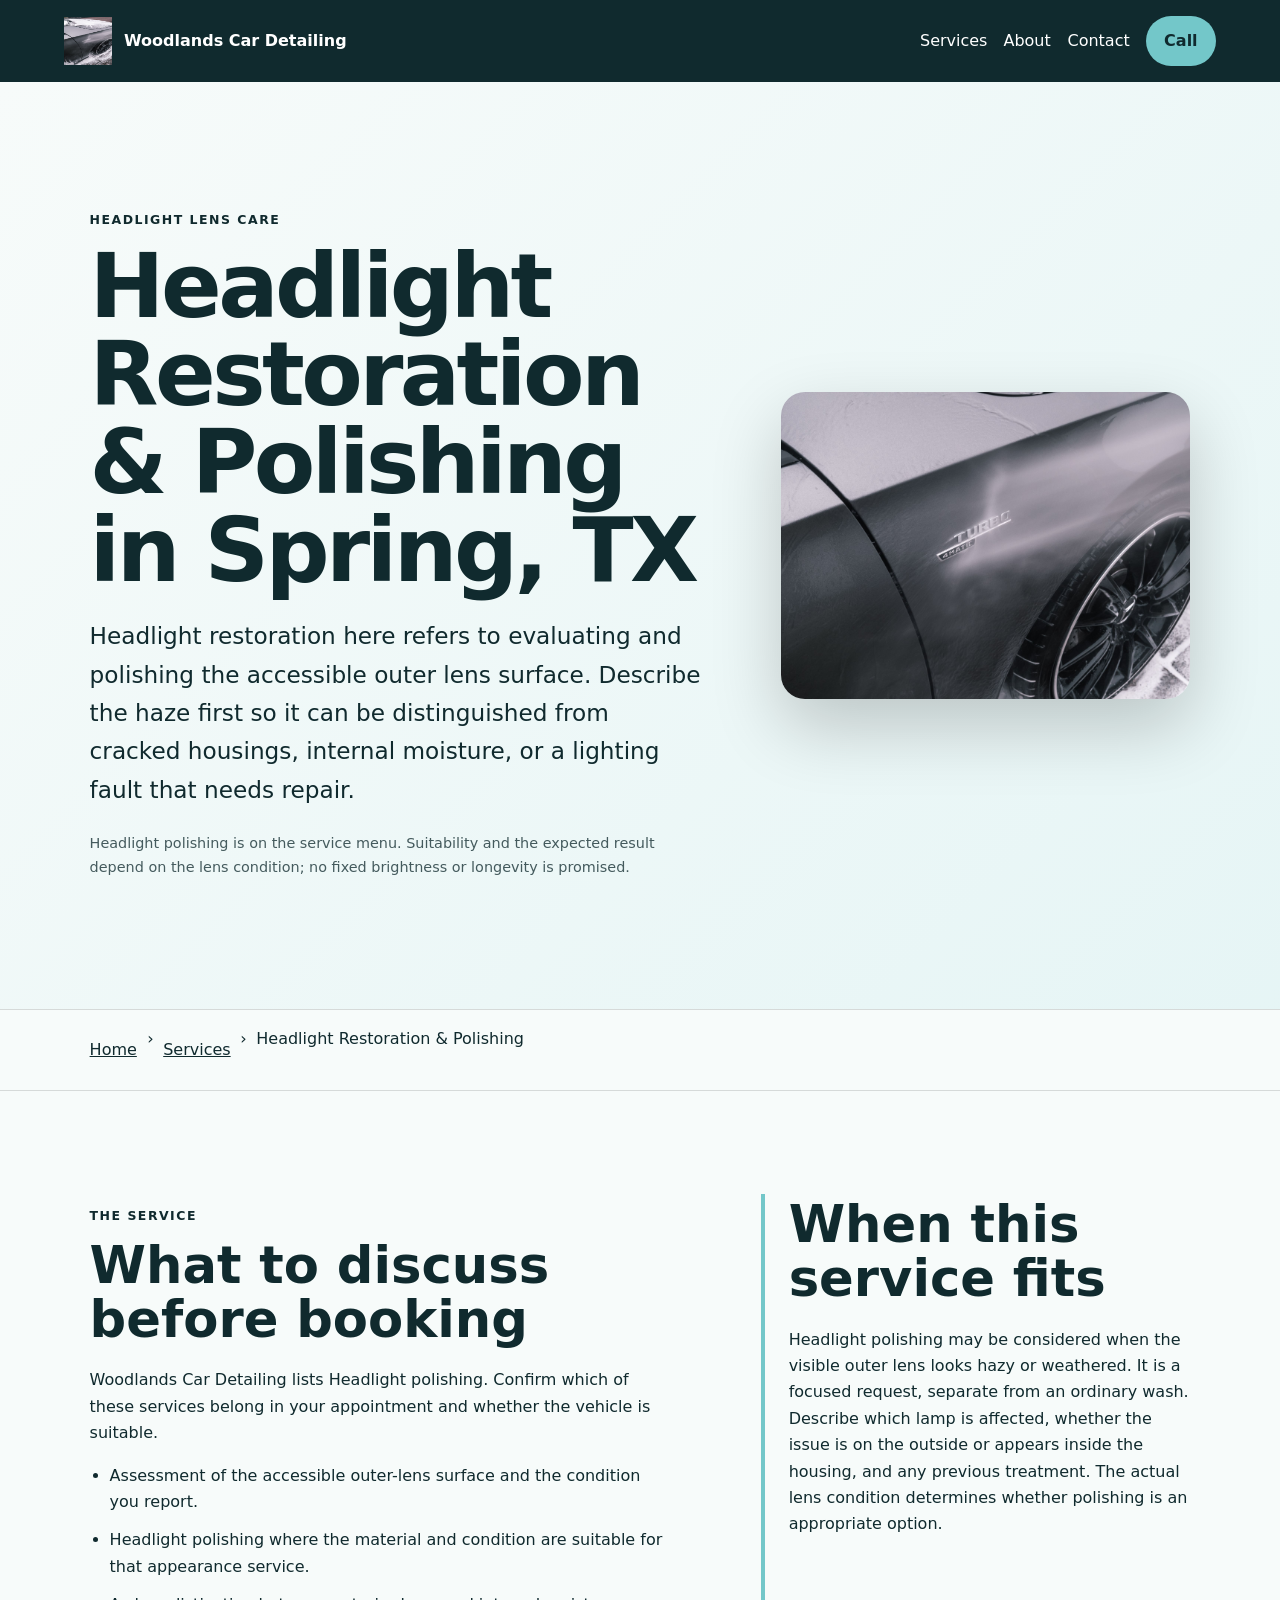
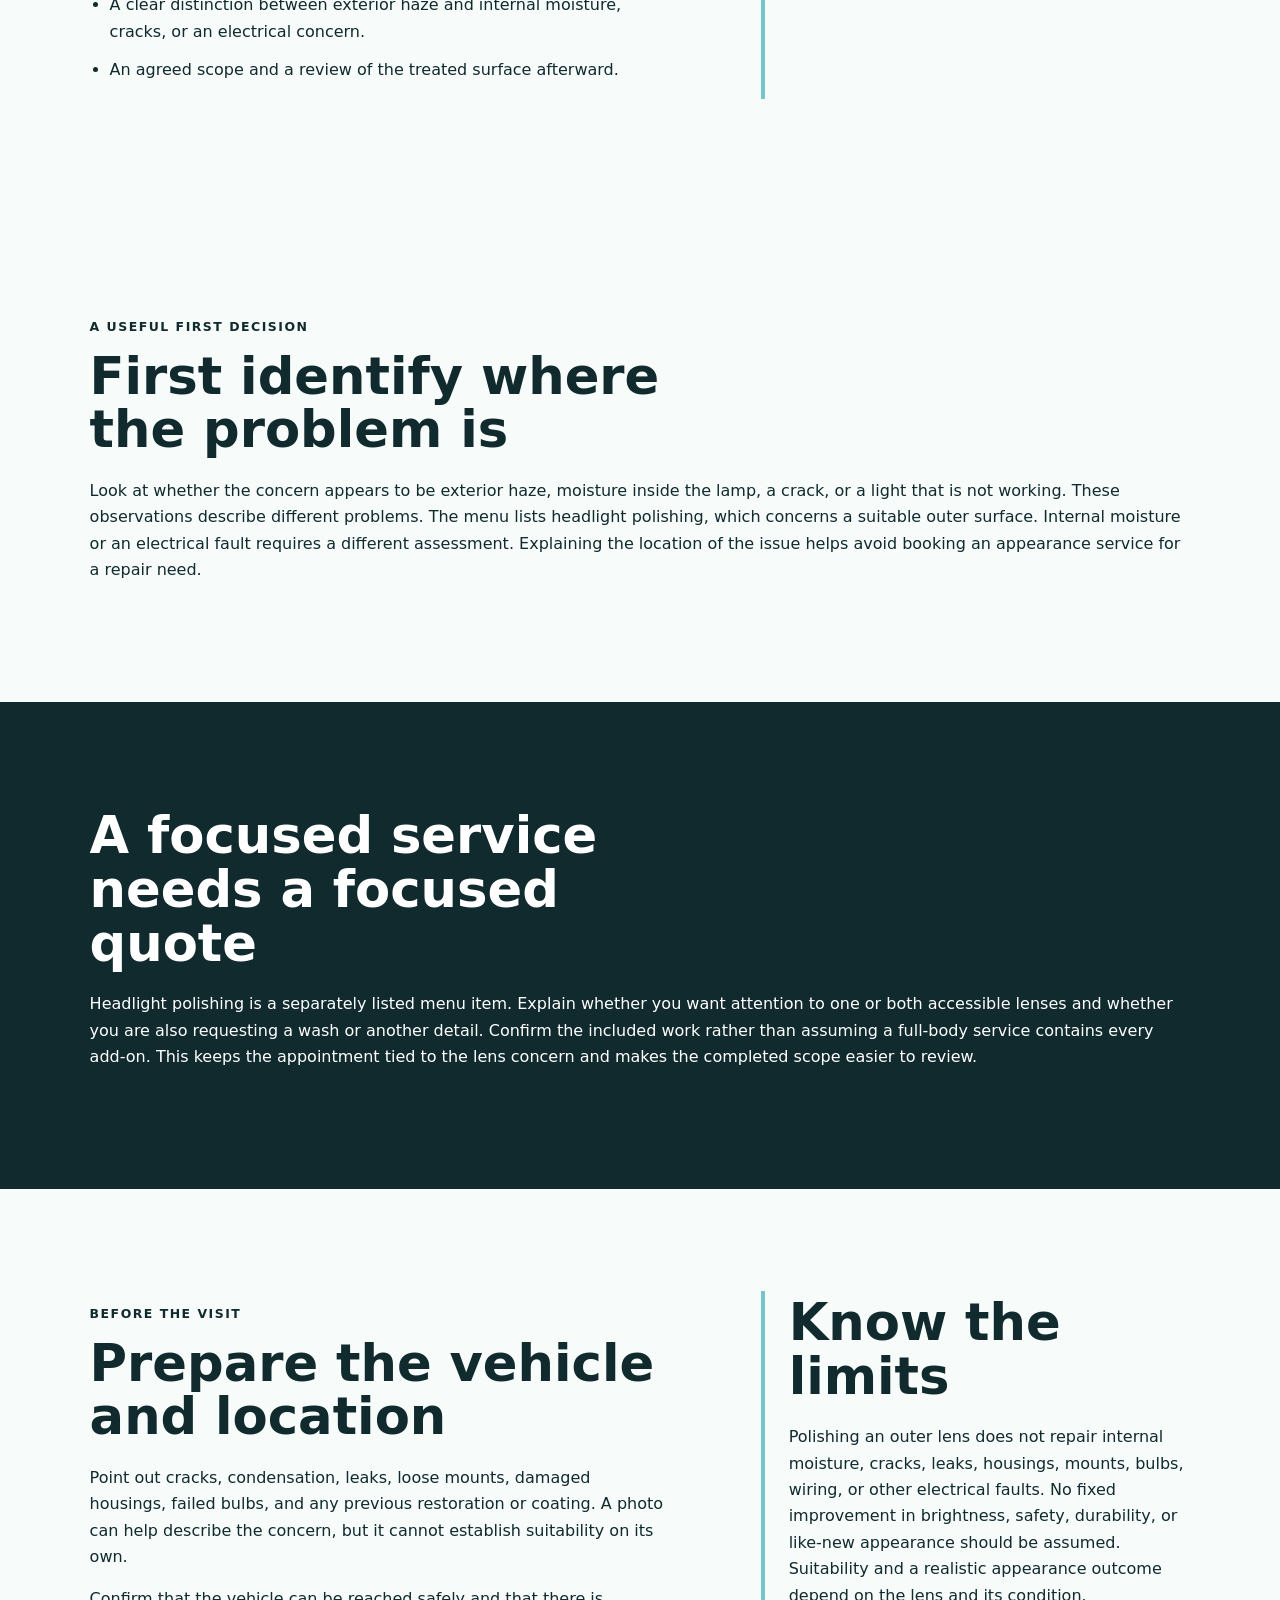
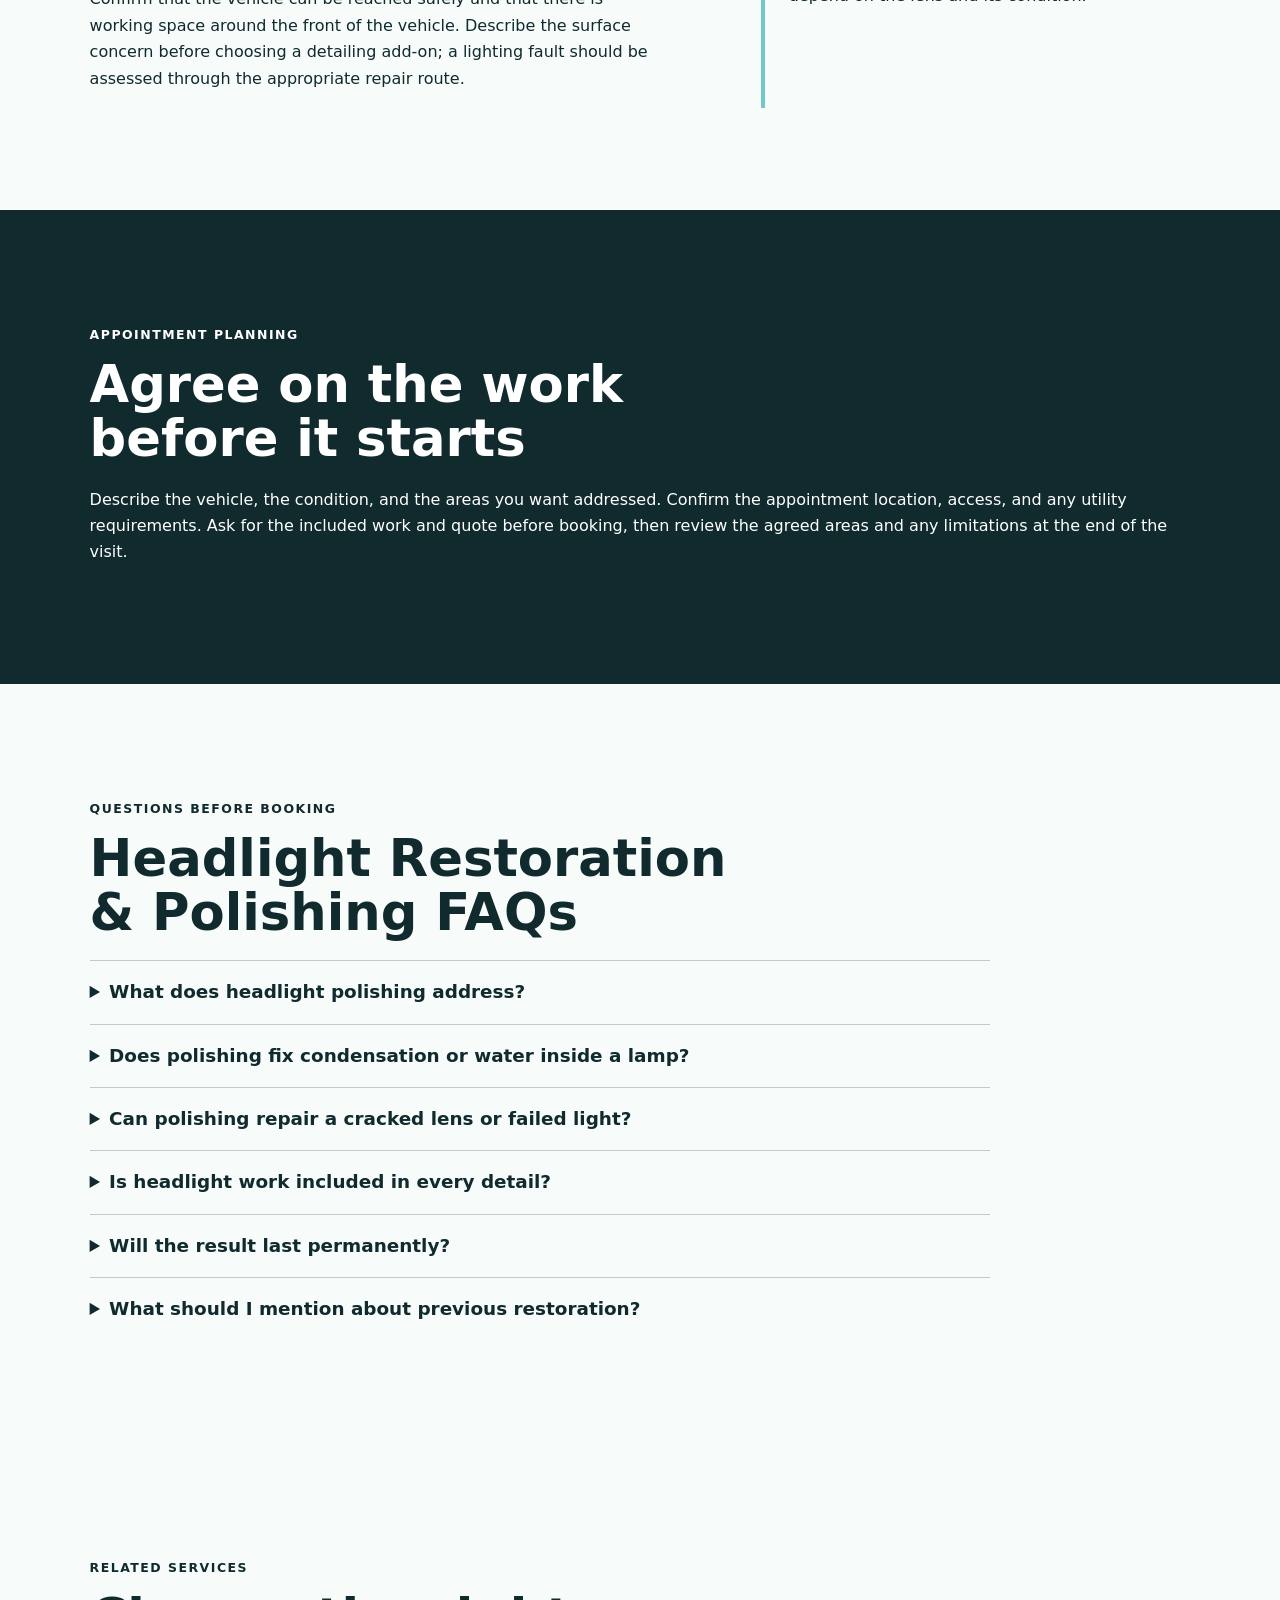
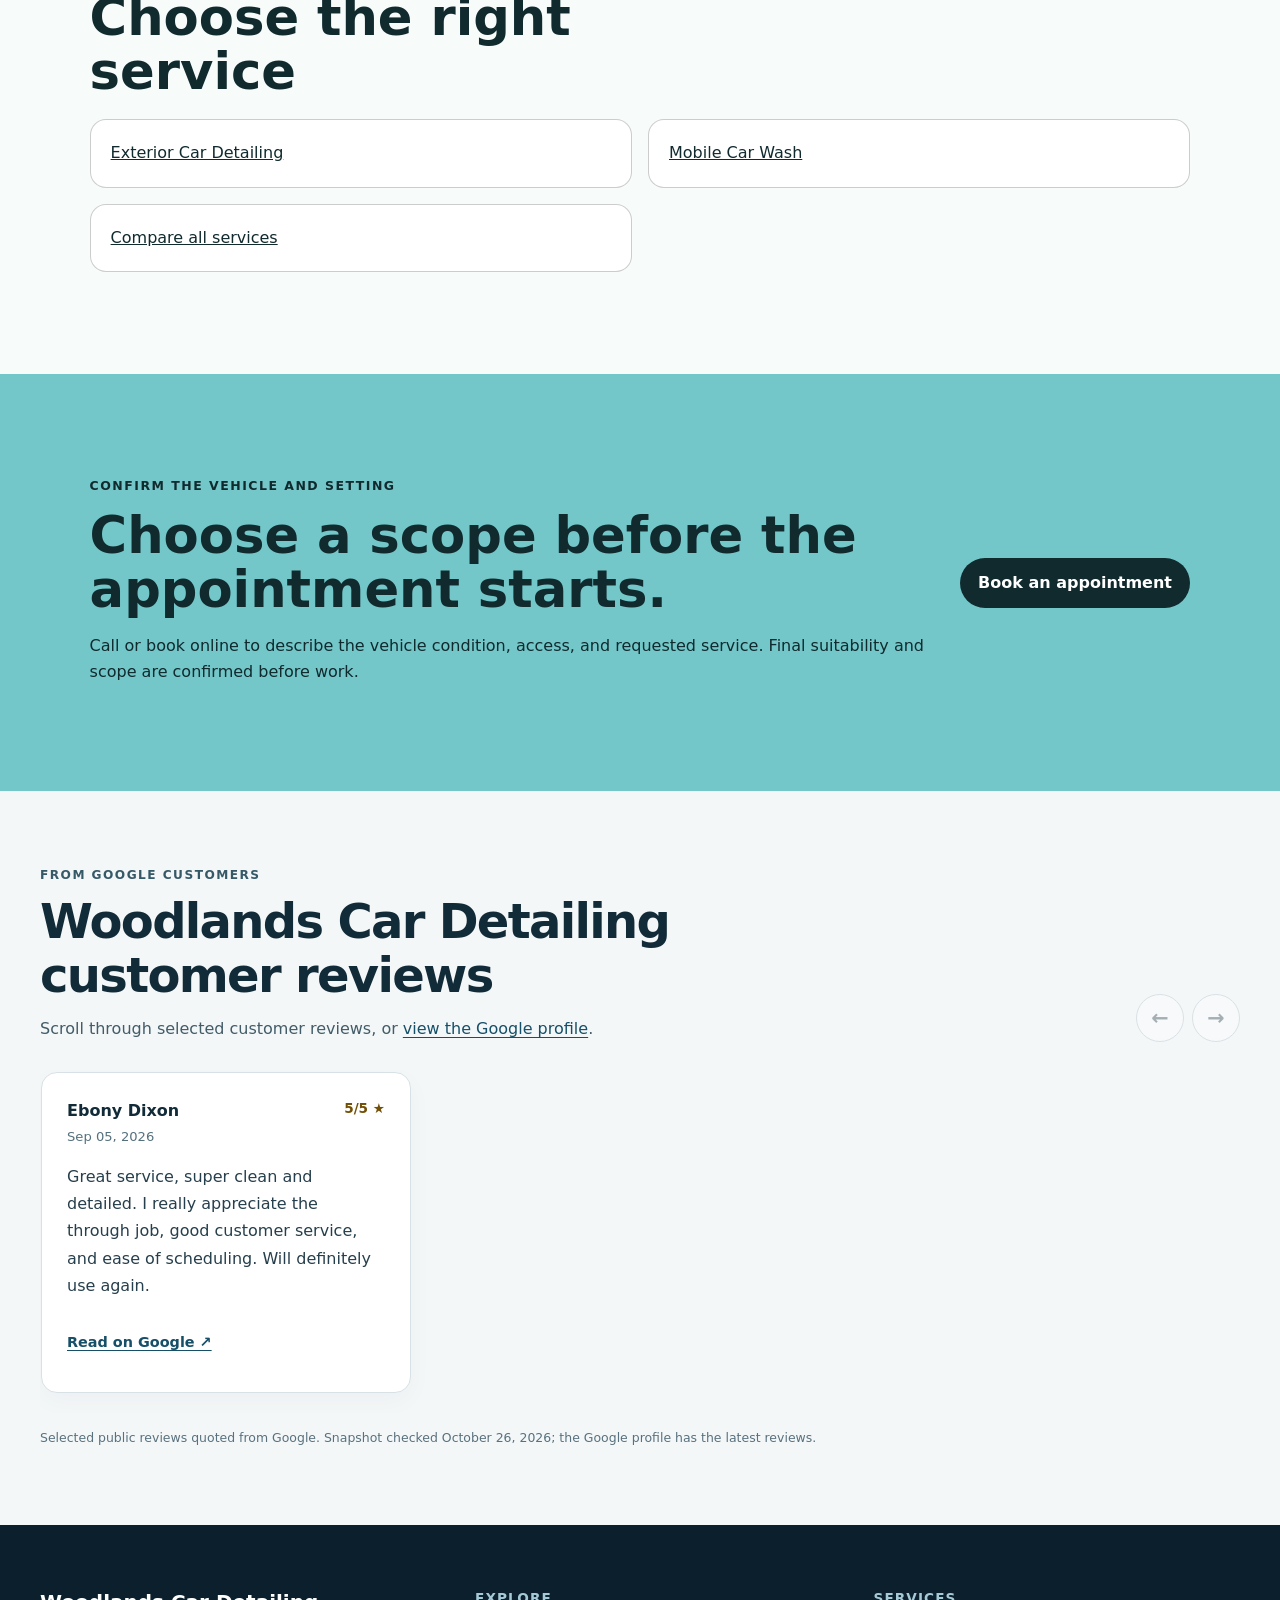
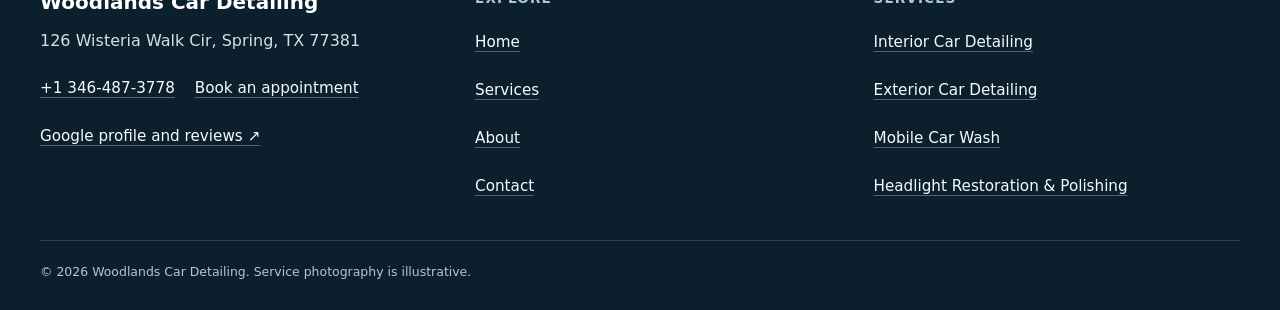
<file: services/headlight-restoration/index.html>
<!doctype html>
<html lang="en"><head>
  <meta charset="utf-8"><meta name="viewport" content="width=device-width,initial-scale=1">
  <title>Headlight Restoration &amp; Polishing in Spring, TX | Woodlands Car Detailing</title>
  <meta name="description" content="Plan headlight restoration and polishing with Woodlands Car Detailing in Spring: documented scope, vehicle preparation, access checks, and limitations.">
  <meta name="robots" content="index, follow, max-image-preview:large, max-snippet:-1">
  <link rel="canonical" href="https://woodlandscardetailing.shop/services/headlight-restoration/">
  <meta property="og:type" content="website"><meta property="og:title" content="Headlight Restoration &amp; Polishing in Spring, TX | Woodlands Car Detailing">
  <meta property="og:description" content="Plan headlight restoration and polishing with Woodlands Car Detailing in Spring: documented scope, vehicle preparation, access checks, and limitations."><meta property="og:url" content="https://woodlandscardetailing.shop/services/headlight-restoration/">
  <meta property="og:image" content="https://woodlandscardetailing.shop/assets/hero-foam-car.jpg"><meta name="twitter:card" content="summary_large_image">
  <link rel="icon" href="/assets/favicon.svg"><link rel="stylesheet" href="/seo-pages.css"><script type="application/ld+json">{
  "@context": "https://schema.org",
  "@graph": [
    {
      "@type": "BreadcrumbList",
      "@id": "https://woodlandscardetailing.shop/services/headlight-restoration/#breadcrumb",
      "itemListElement": [
        {
          "@type": "ListItem",
          "position": 1,
          "name": "Home",
          "item": "https://woodlandscardetailing.shop/"
        },
        {
          "@type": "ListItem",
          "position": 2,
          "name": "Services",
          "item": "https://woodlandscardetailing.shop/services/"
        },
        {
          "@type": "ListItem",
          "position": 3,
          "name": "Headlight Restoration & Polishing",
          "item": "https://woodlandscardetailing.shop/services/headlight-restoration/"
        }
      ]
    },
    {
      "@type": "WebPage",
      "@id": "https://woodlandscardetailing.shop/services/headlight-restoration/#webpage",
      "url": "https://woodlandscardetailing.shop/services/headlight-restoration/",
      "name": "Headlight Restoration & Polishing in Spring, TX | Woodlands Car Detailing",
      "description": "Plan headlight restoration and polishing with Woodlands Car Detailing in Spring: documented scope, vehicle preparation, access checks, and limitations.",
      "breadcrumb": {
        "@id": "https://woodlandscardetailing.shop/services/headlight-restoration/#breadcrumb"
      },
      "isPartOf": {
        "@id": "https://woodlandscardetailing.shop/#website"
      },
      "about": {
        "@id": "https://woodlandscardetailing.shop/#business"
      }
    },
    {
      "@type": "Service",
      "@id": "https://woodlandscardetailing.shop/services/headlight-restoration/#service",
      "name": "Headlight Restoration & Polishing",
      "serviceType": "headlight restoration and polishing",
      "url": "https://woodlandscardetailing.shop/services/headlight-restoration/",
      "description": "Headlight polishing is a focused appearance service for suitable exterior lens surfaces; it is assessed separately from a full wash or complete detail.",
      "provider": {
        "@id": "https://woodlandscardetailing.shop/#business"
      },
      "areaServed": {
        "@type": "City",
        "name": "Spring"
      }
    },
    {
      "@type": "ImageObject",
      "@id": "https://woodlandscardetailing.shop/services/headlight-restoration/#primaryimage",
      "contentUrl": "https://woodlandscardetailing.shop/assets/hero-foam-car.jpg",
      "caption": "Illustrative detailing artwork for Woodlands Car Detailing",
      "representativeOfPage": true
    }
  ]
}</script>
<link rel="stylesheet" href="/portfolio-components.css">
</head><body style="--pilot-accent:#73c7c9;--pilot-dark:#102a2e;--pilot-paper:#f7fbfa">
<a class="skip-link" href="#content">Skip to content</a>
<header class="pilot-header"><a class="pilot-brand" href="/"><img src="/assets/hero-foam-car.jpg" width="48" height="48" alt=""><span>Woodlands Car Detailing</span></a>
<nav aria-label="Primary navigation"><a href="/services/">Services</a><a href="/about/">About</a><a href="/contact/">Contact</a><a class="pilot-call" href="tel:+13464873778">Call</a></nav></header>
<main id="content"><section class="pilot-hero"><div><p class="eyebrow">Headlight lens care</p><h1>Headlight Restoration &amp; Polishing in Spring, TX</h1><p class="pilot-answer">Headlight restoration here refers to evaluating and polishing the accessible outer lens surface. Describe the haze first so it can be distinguished from cracked housings, internal moisture, or a lighting fault that needs repair.</p><p class="pilot-proof">Headlight polishing is on the service menu. Suitability and the expected result depend on the lens condition; no fixed brightness or longevity is promised.</p></div><img alt="Illustrative detailing artwork for Woodlands Car Detailing" fetchpriority="high" height="720" src="/assets/hero-foam-car.jpg" width="960"/></section>
<nav aria-label="Breadcrumb" class="breadcrumbs"><a href="/">Home</a><span>›</span><a href="/services/">Services</a><span>›</span><span>Headlight Restoration &amp; Polishing</span></nav>
<section class="pilot-section pilot-grid"><div><p class="eyebrow">The service</p><h2>What to discuss before booking</h2><p>Woodlands Car Detailing lists Headlight polishing. Confirm which of these services belong in your appointment and whether the vehicle is suitable.</p><ul class="checklist"><li>Assessment of the accessible outer-lens surface and the condition you report.</li><li>Headlight polishing where the material and condition are suitable for that appearance service.</li><li>A clear distinction between exterior haze and internal moisture, cracks, or an electrical concern.</li><li>An agreed scope and a review of the treated surface afterward.</li></ul></div><aside><h2>When this service fits</h2><p>Headlight polishing may be considered when the visible outer lens looks hazy or weathered. It is a focused request, separate from an ordinary wash. Describe which lamp is affected, whether the issue is on the outside or appears inside the housing, and any previous treatment. The actual lens condition determines whether polishing is an appropriate option.</p></aside></section>
<section class="pilot-section"><p class="eyebrow">A useful first decision</p><h2>First identify where the problem is</h2><p>Look at whether the concern appears to be exterior haze, moisture inside the lamp, a crack, or a light that is not working. These observations describe different problems. The menu lists headlight polishing, which concerns a suitable outer surface. Internal moisture or an electrical fault requires a different assessment. Explaining the location of the issue helps avoid booking an appearance service for a repair need.</p></section><section class="pilot-section tone"><h2>A focused service needs a focused quote</h2><p>Headlight polishing is a separately listed menu item. Explain whether you want attention to one or both accessible lenses and whether you are also requesting a wash or another detail. Confirm the included work rather than assuming a full-body service contains every add-on. This keeps the appointment tied to the lens concern and makes the completed scope easier to review.</p></section>
<section class="pilot-section pilot-grid"><div><p class="eyebrow">Before the visit</p><h2>Prepare the vehicle and location</h2><p>Point out cracks, condensation, leaks, loose mounts, damaged housings, failed bulbs, and any previous restoration or coating. A photo can help describe the concern, but it cannot establish suitability on its own.</p><p>Confirm that the vehicle can be reached safely and that there is working space around the front of the vehicle. Describe the surface concern before choosing a detailing add-on; a lighting fault should be assessed through the appropriate repair route.</p></div><aside><h2>Know the limits</h2><p>Polishing an outer lens does not repair internal moisture, cracks, leaks, housings, mounts, bulbs, wiring, or other electrical faults. No fixed improvement in brightness, safety, durability, or like-new appearance should be assumed. Suitability and a realistic appearance outcome depend on the lens and its condition.</p></aside></section>
<section class="pilot-section tone"><p class="eyebrow">Appointment planning</p><h2>Agree on the work before it starts</h2><p>Describe the vehicle, the condition, and the areas you want addressed. Confirm the appointment location, access, and any utility requirements. Ask for the included work and quote before booking, then review the agreed areas and any limitations at the end of the visit.</p></section>
<section class="pilot-section"><p class="eyebrow">Questions before booking</p><h2>Headlight Restoration &amp; Polishing FAQs</h2><div class="faq-list"><details><summary>What does headlight polishing address?</summary><p>It is an appearance service for suitable outer-lens surfaces. Exterior haze can be assessed for polishing, but the actual material and condition must be reviewed before work is agreed.</p></details><details><summary>Does polishing fix condensation or water inside a lamp?</summary><p>No. An exterior polish does not fix internal moisture, a leak, or a damaged housing. Describe those signs before booking so a different repair need is not mistaken for surface haze.</p></details><details><summary>Can polishing repair a cracked lens or failed light?</summary><p>No. Cracks, loose mounts, failed bulbs, wiring faults, and similar damage are different repair paths. Headlight polishing should not be represented as a substitute.</p></details><details><summary>Is headlight work included in every detail?</summary><p>No. It is separately listed on the menu. Confirm whether it is part of your quote and whether one or both lenses are being considered.</p></details><details><summary>Will the result last permanently?</summary><p>No fixed lifetime should be assumed. Lens condition, prior treatment, and the agreed work affect expectations. Ask about the intended result and any aftercare without relying on a permanence guarantee.</p></details><details><summary>What should I mention about previous restoration?</summary><p>Share any known polishing, coating, film, tint, impact, or repair around the lamp. That history helps with the suitability discussion.</p></details></div></section>
<section class="pilot-section related"><p class="eyebrow">Related services</p><h2>Choose the right service</h2><div class="related-links"><a href="/services/exterior-car-detailing/">Exterior Car Detailing</a><a href="/services/mobile-car-wash/">Mobile Car Wash</a><a href="/services/">Compare all services</a></div></section>
<section class="pilot-cta"><div><p class="eyebrow">Confirm the vehicle and setting</p><h2>Choose a scope before the appointment starts.</h2><p>Call or book online to describe the vehicle condition, access, and requested service. Final suitability and scope are confirmed before work.</p></div><a class="pilot-button" href="/scheduling">Book an appointment</a></section>
<!-- PORTFOLIO-REVIEWS:START --><section class="portfolio-reviews" aria-labelledby="portfolio-reviews-title"><div class="portfolio-reviews__heading"><div><p class="portfolio-reviews__kicker">From Google customers</p><h2 id="portfolio-reviews-title">Woodlands Car Detailing customer reviews</h2><p class="portfolio-reviews__intro">Scroll through selected customer reviews, or <a href="https://www.google.com/maps?cid=9301545645657331387" target="_blank" rel="noopener noreferrer">view the Google profile</a>.</p></div><div class="portfolio-reviews__controls"><button type="button" data-reviews-prev aria-label="Previous reviews">←</button><button type="button" data-reviews-next aria-label="Next reviews">→</button></div></div><div class="portfolio-reviews__track" role="region" aria-label="Scrollable customer reviews" tabindex="0"><article class="portfolio-review"><div class="portfolio-review__meta"><div><span class="portfolio-review__author">Ebony Dixon</span><time datetime="2026-09-05">Sep 05, 2026</time></div><span class="portfolio-review__rating" aria-label="5 out of 5 stars">5/5 ★</span></div><blockquote><p>Great service, super clean and detailed. I really appreciate the through job, good customer service, and ease of scheduling. Will definitely use again.</p></blockquote><a class="portfolio-review__source" href="https://www.google.com/maps/reviews/data=!4m8!14m7!1m6!2m5!1sCi9DQUlRQUNvZENodHljRjlvT2paS2FWZHNSMXBWT1hoUlQwbGhOVTlmV0V4S1ExRRAB!2m1!1s0x0:0x8115ba7ba77c96bb!3m1!1s2@1:CAIQACodChtycF9oOjZKaVdsR1pVOXhRT0lhNU9fWExKQ1E%7C%7C?hl=en-US" target="_blank" rel="noopener noreferrer">Read on Google ↗</a></article></div><p class="portfolio-reviews__note">Selected public reviews quoted from Google. Snapshot checked <time datetime="2026-10-26">October 26, 2026</time>; the Google profile has the latest reviews.</p></section><!-- PORTFOLIO-REVIEWS:END -->
</main><footer class="portfolio-footer"><div class="portfolio-footer__grid"><div><strong class="portfolio-footer__name">Woodlands Car Detailing</strong><address>126 Wisteria Walk Cir, Spring, TX 77381</address><div class="portfolio-footer__contact"><a href="tel:+13464873778">+1 346-487-3778</a><a href="/scheduling">Book an appointment</a></div><a href="https://www.google.com/maps?cid=9301545645657331387" target="_blank" rel="noopener noreferrer">Google profile and reviews ↗</a></div><div><h2>Explore</h2><nav aria-label="Footer navigation"><a href="/">Home</a><a href="/services/">Services</a><a href="/about/">About</a><a href="/contact/">Contact</a></nav></div><div><h2>Services</h2><nav aria-label="Service pages"><a href="/services/interior-car-detailing/">Interior Car Detailing</a><a href="/services/exterior-car-detailing/">Exterior Car Detailing</a><a href="/services/mobile-car-wash/">Mobile Car Wash</a><a href="/services/headlight-restoration/">Headlight Restoration &amp; Polishing</a></nav></div></div><p class="portfolio-footer__bottom">© <span id="year">2026</span> Woodlands Car Detailing. Service photography is illustrative.</p></footer>
<script src="/portfolio-components.js" defer></script>
</body></html>
</file>
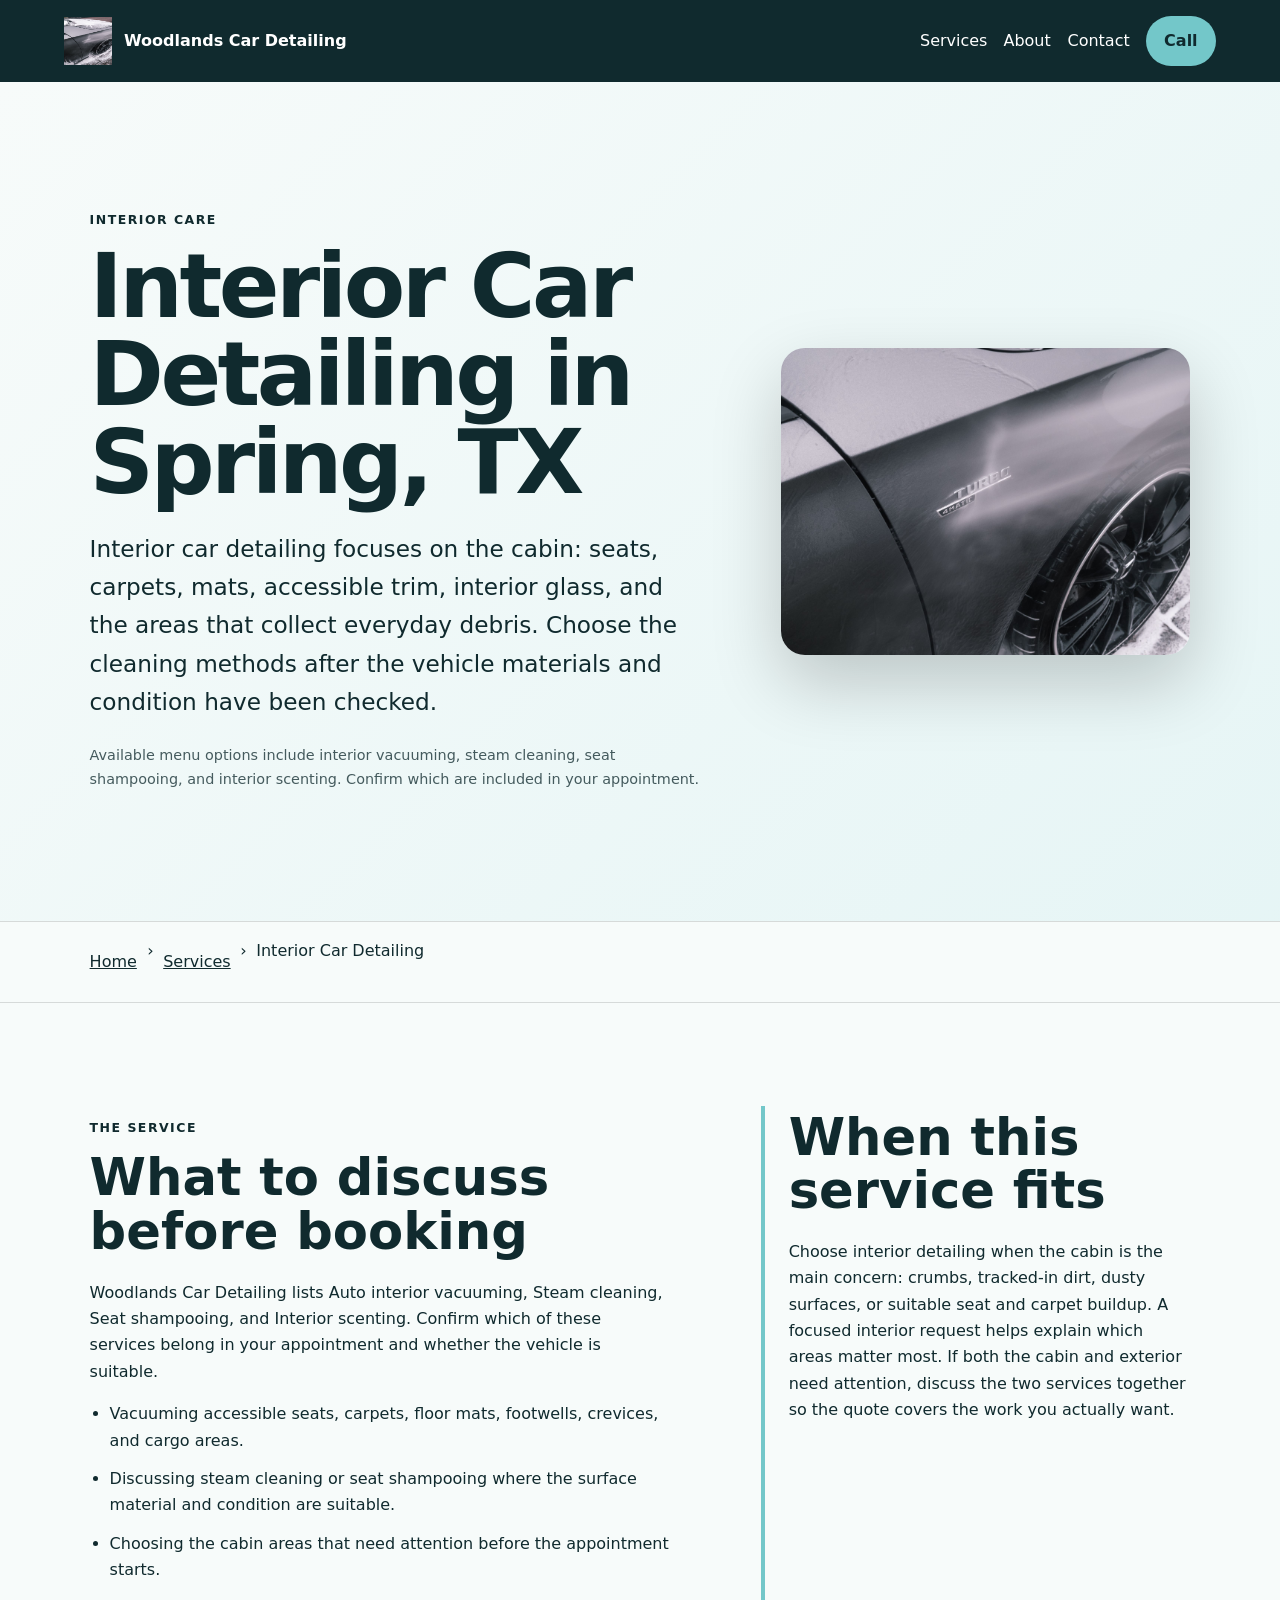
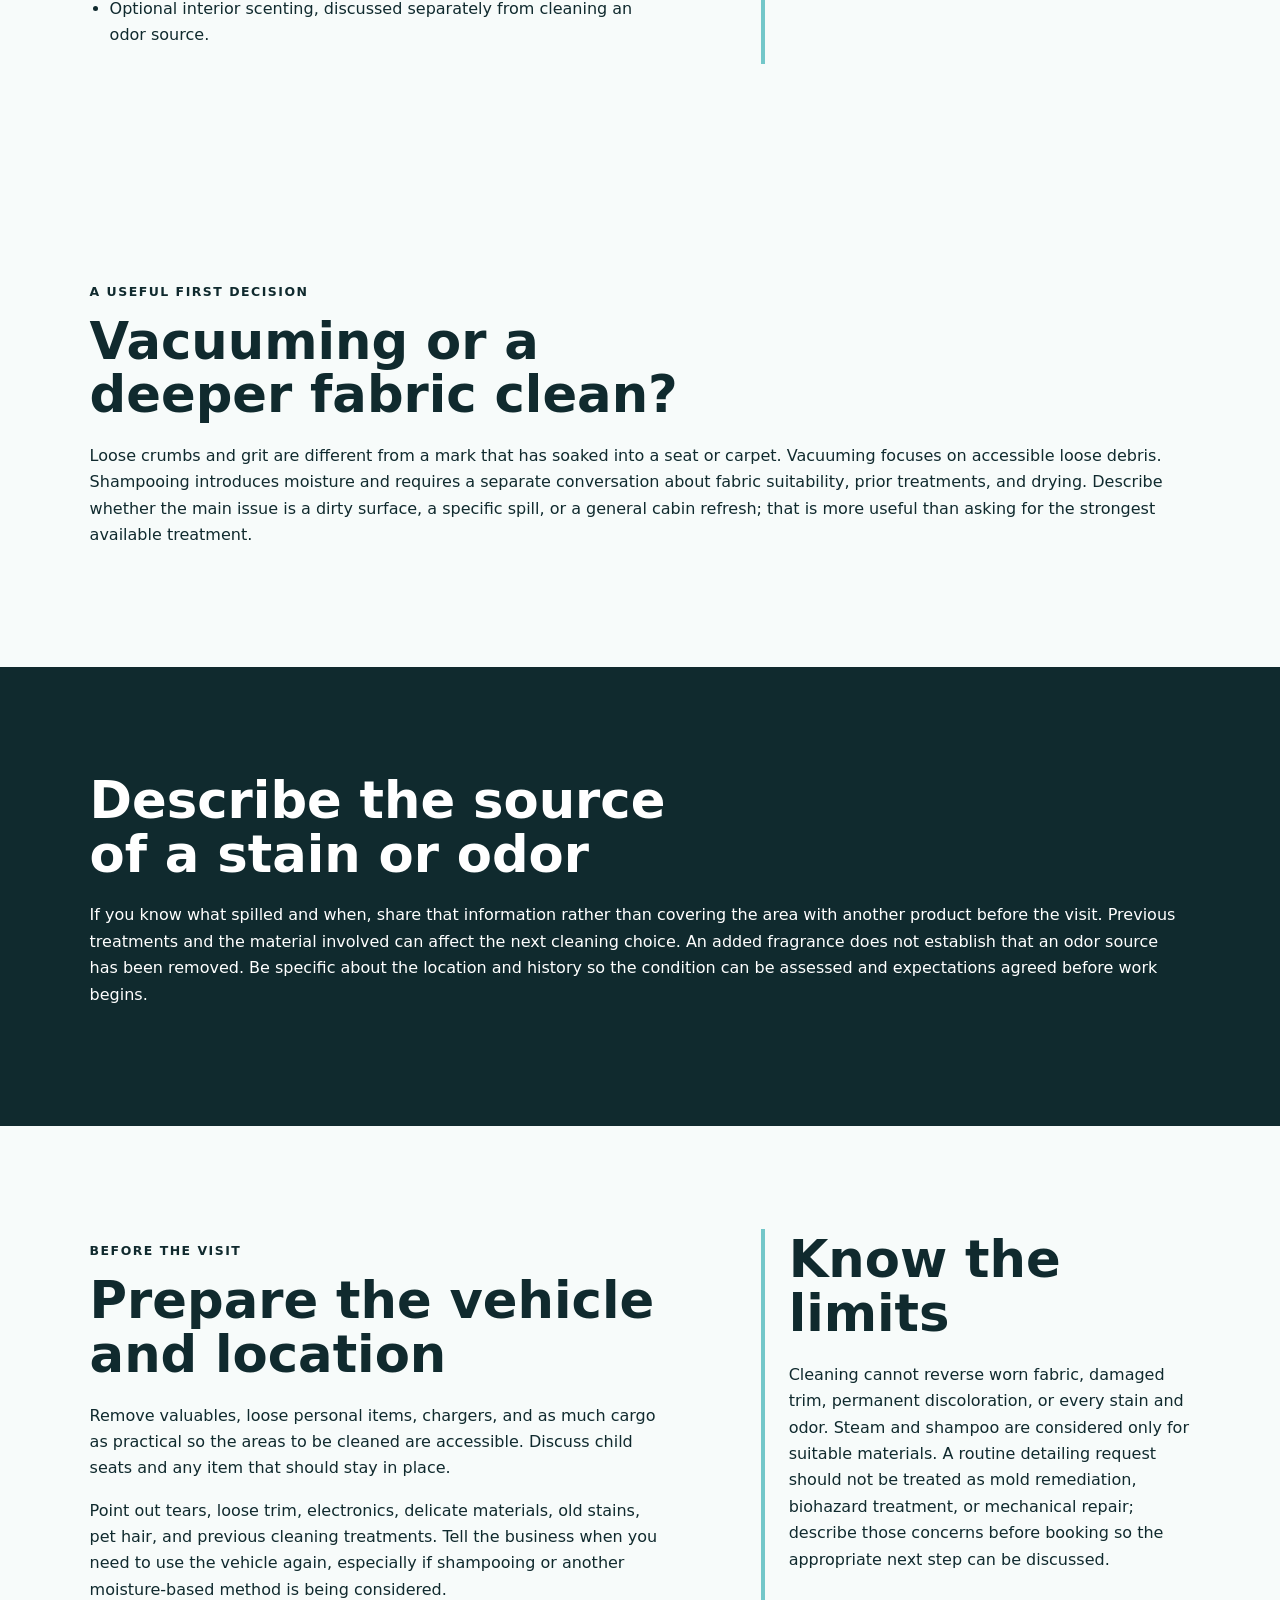
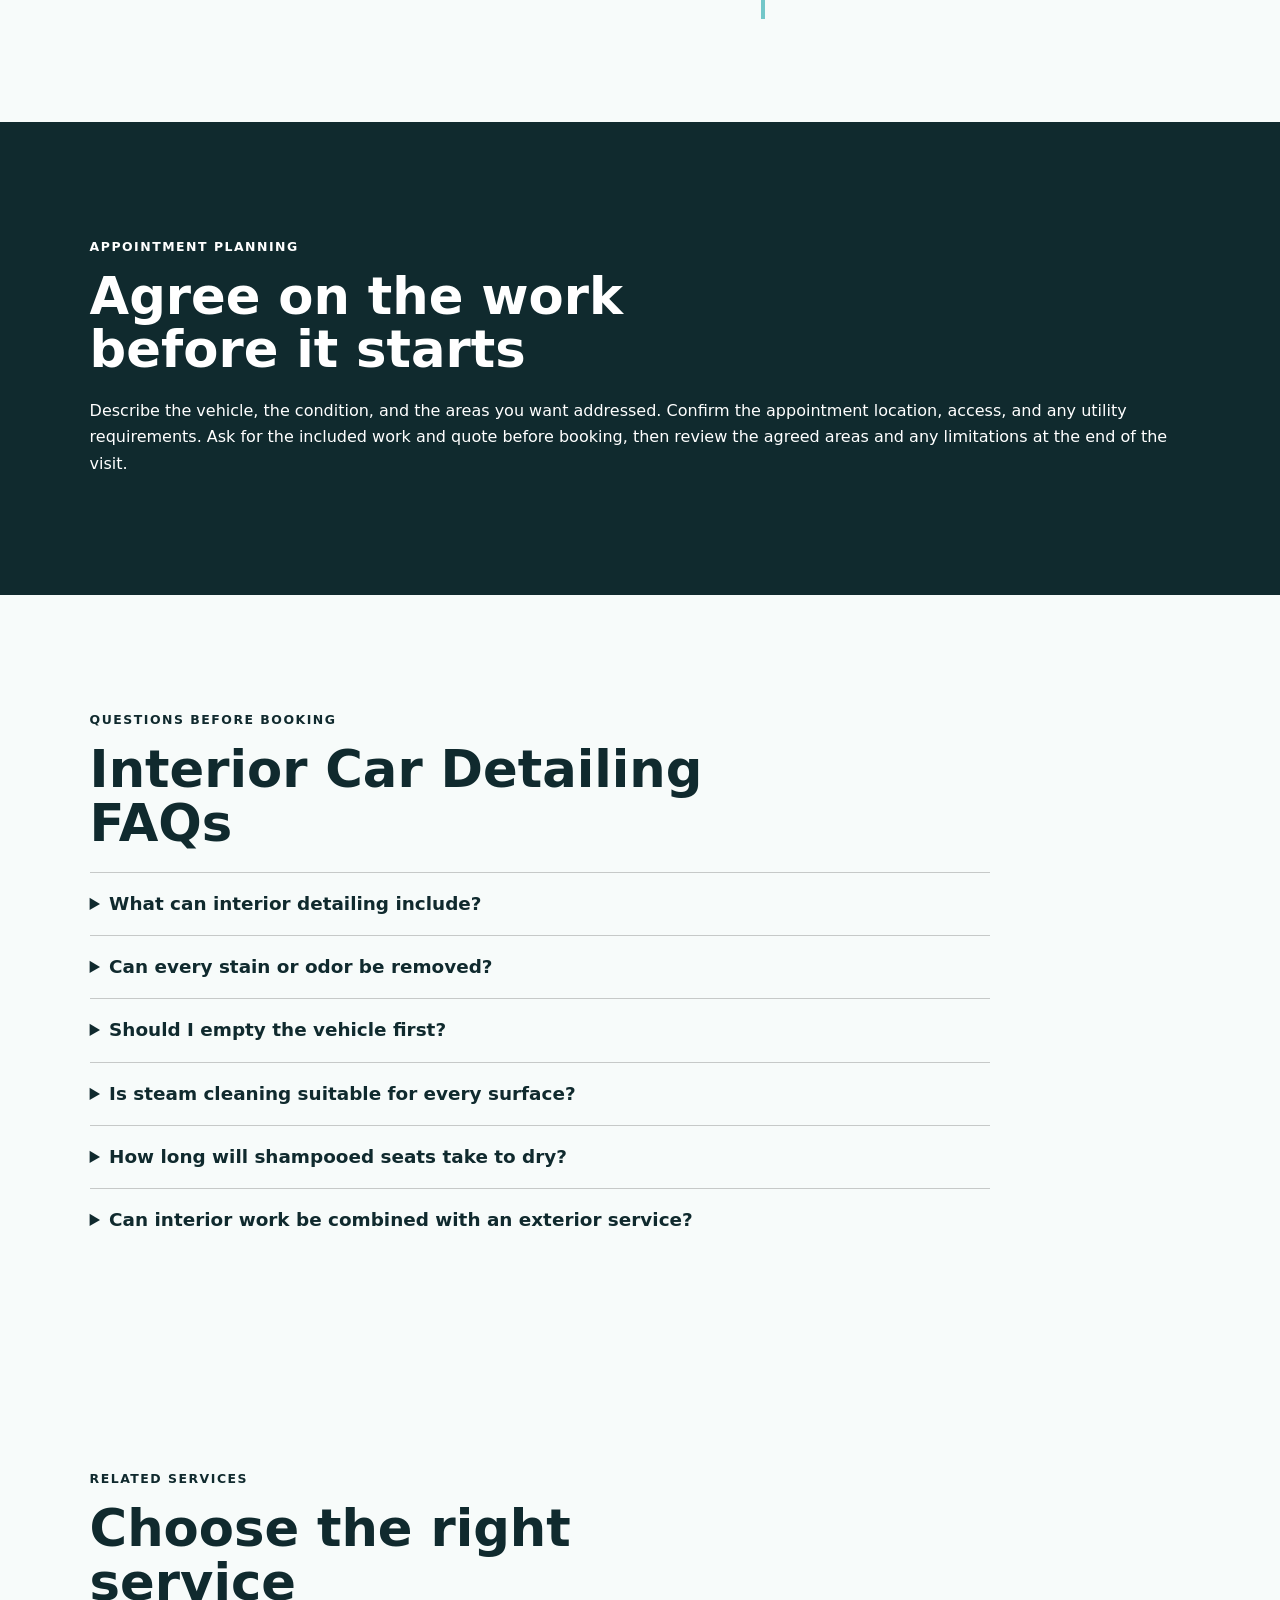
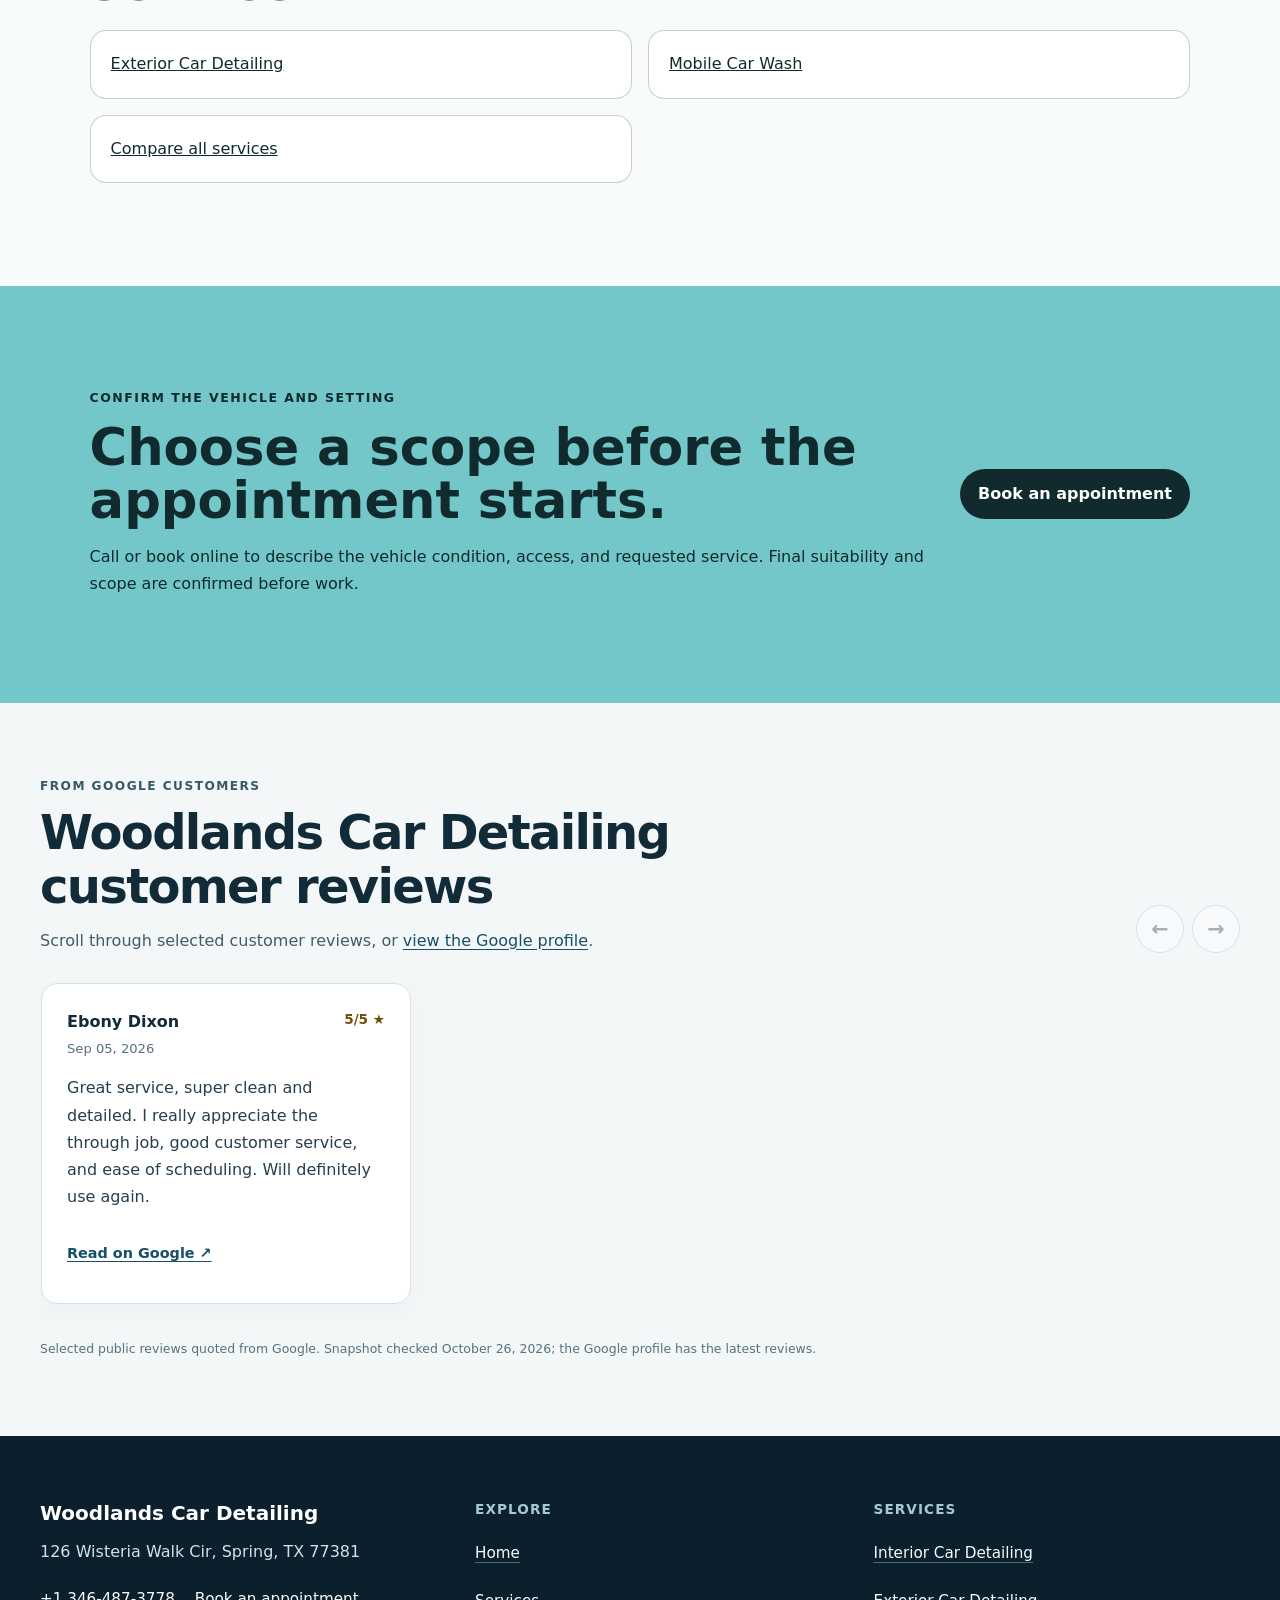
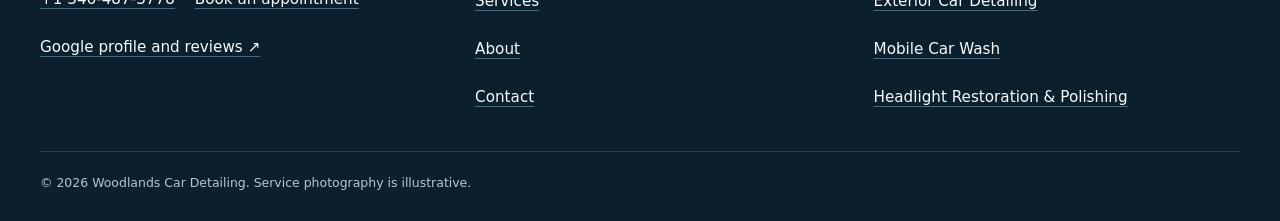
<file: services/interior-car-detailing/index.html>
<!doctype html>
<html lang="en"><head>
  <meta charset="utf-8"><meta name="viewport" content="width=device-width,initial-scale=1">
  <title>Interior Car Detailing in Spring, TX | Woodlands Car Detailing</title>
  <meta name="description" content="Plan interior car detailing with Woodlands Car Detailing in Spring: documented scope, vehicle preparation, access checks, and limitations.">
  <meta name="robots" content="index, follow, max-image-preview:large, max-snippet:-1">
  <link rel="canonical" href="https://woodlandscardetailing.shop/services/interior-car-detailing/">
  <meta property="og:type" content="website"><meta property="og:title" content="Interior Car Detailing in Spring, TX | Woodlands Car Detailing">
  <meta property="og:description" content="Plan interior car detailing with Woodlands Car Detailing in Spring: documented scope, vehicle preparation, access checks, and limitations."><meta property="og:url" content="https://woodlandscardetailing.shop/services/interior-car-detailing/">
  <meta property="og:image" content="https://woodlandscardetailing.shop/assets/hero-foam-car.jpg"><meta name="twitter:card" content="summary_large_image">
  <link rel="icon" href="/assets/favicon.svg"><link rel="stylesheet" href="/seo-pages.css"><script type="application/ld+json">{
  "@context": "https://schema.org",
  "@graph": [
    {
      "@type": "BreadcrumbList",
      "@id": "https://woodlandscardetailing.shop/services/interior-car-detailing/#breadcrumb",
      "itemListElement": [
        {
          "@type": "ListItem",
          "position": 1,
          "name": "Home",
          "item": "https://woodlandscardetailing.shop/"
        },
        {
          "@type": "ListItem",
          "position": 2,
          "name": "Services",
          "item": "https://woodlandscardetailing.shop/services/"
        },
        {
          "@type": "ListItem",
          "position": 3,
          "name": "Interior Car Detailing",
          "item": "https://woodlandscardetailing.shop/services/interior-car-detailing/"
        }
      ]
    },
    {
      "@type": "WebPage",
      "@id": "https://woodlandscardetailing.shop/services/interior-car-detailing/#webpage",
      "url": "https://woodlandscardetailing.shop/services/interior-car-detailing/",
      "name": "Interior Car Detailing in Spring, TX | Woodlands Car Detailing",
      "description": "Plan interior car detailing with Woodlands Car Detailing in Spring: documented scope, vehicle preparation, access checks, and limitations.",
      "breadcrumb": {
        "@id": "https://woodlandscardetailing.shop/services/interior-car-detailing/#breadcrumb"
      },
      "isPartOf": {
        "@id": "https://woodlandscardetailing.shop/#website"
      },
      "about": {
        "@id": "https://woodlandscardetailing.shop/#business"
      }
    },
    {
      "@type": "Service",
      "@id": "https://woodlandscardetailing.shop/services/interior-car-detailing/#service",
      "name": "Interior Car Detailing",
      "serviceType": "interior car detailing",
      "url": "https://woodlandscardetailing.shop/services/interior-car-detailing/",
      "description": "Interior car detailing focuses on the cabin: visible debris, carpets, floor mats, seats, footwells, crevices, cargo areas, and suitable high-use surfaces.",
      "provider": {
        "@id": "https://woodlandscardetailing.shop/#business"
      },
      "areaServed": {
        "@type": "City",
        "name": "Spring"
      }
    },
    {
      "@type": "ImageObject",
      "@id": "https://woodlandscardetailing.shop/services/interior-car-detailing/#primaryimage",
      "contentUrl": "https://woodlandscardetailing.shop/assets/hero-foam-car.jpg",
      "caption": "Illustrative detailing artwork for Woodlands Car Detailing",
      "representativeOfPage": true
    }
  ]
}</script>
<link rel="stylesheet" href="/portfolio-components.css">
</head><body style="--pilot-accent:#73c7c9;--pilot-dark:#102a2e;--pilot-paper:#f7fbfa">
<a class="skip-link" href="#content">Skip to content</a>
<header class="pilot-header"><a class="pilot-brand" href="/"><img src="/assets/hero-foam-car.jpg" width="48" height="48" alt=""><span>Woodlands Car Detailing</span></a>
<nav aria-label="Primary navigation"><a href="/services/">Services</a><a href="/about/">About</a><a href="/contact/">Contact</a><a class="pilot-call" href="tel:+13464873778">Call</a></nav></header>
<main id="content"><section class="pilot-hero"><div><p class="eyebrow">Interior care</p><h1>Interior Car Detailing in Spring, TX</h1><p class="pilot-answer">Interior car detailing focuses on the cabin: seats, carpets, mats, accessible trim, interior glass, and the areas that collect everyday debris. Choose the cleaning methods after the vehicle materials and condition have been checked.</p><p class="pilot-proof">Available menu options include interior vacuuming, steam cleaning, seat shampooing, and interior scenting. Confirm which are included in your appointment.</p></div><img alt="Illustrative detailing artwork for Woodlands Car Detailing" fetchpriority="high" height="720" src="/assets/hero-foam-car.jpg" width="960"/></section>
<nav aria-label="Breadcrumb" class="breadcrumbs"><a href="/">Home</a><span>›</span><a href="/services/">Services</a><span>›</span><span>Interior Car Detailing</span></nav>
<section class="pilot-section pilot-grid"><div><p class="eyebrow">The service</p><h2>What to discuss before booking</h2><p>Woodlands Car Detailing lists Auto interior vacuuming, Steam cleaning, Seat shampooing, and Interior scenting. Confirm which of these services belong in your appointment and whether the vehicle is suitable.</p><ul class="checklist"><li>Vacuuming accessible seats, carpets, floor mats, footwells, crevices, and cargo areas.</li><li>Discussing steam cleaning or seat shampooing where the surface material and condition are suitable.</li><li>Choosing the cabin areas that need attention before the appointment starts.</li><li>Optional interior scenting, discussed separately from cleaning an odor source.</li></ul></div><aside><h2>When this service fits</h2><p>Choose interior detailing when the cabin is the main concern: crumbs, tracked-in dirt, dusty surfaces, or suitable seat and carpet buildup. A focused interior request helps explain which areas matter most. If both the cabin and exterior need attention, discuss the two services together so the quote covers the work you actually want.</p></aside></section>
<section class="pilot-section"><p class="eyebrow">A useful first decision</p><h2>Vacuuming or a deeper fabric clean?</h2><p>Loose crumbs and grit are different from a mark that has soaked into a seat or carpet. Vacuuming focuses on accessible loose debris. Shampooing introduces moisture and requires a separate conversation about fabric suitability, prior treatments, and drying. Describe whether the main issue is a dirty surface, a specific spill, or a general cabin refresh; that is more useful than asking for the strongest available treatment.</p></section><section class="pilot-section tone"><h2>Describe the source of a stain or odor</h2><p>If you know what spilled and when, share that information rather than covering the area with another product before the visit. Previous treatments and the material involved can affect the next cleaning choice. An added fragrance does not establish that an odor source has been removed. Be specific about the location and history so the condition can be assessed and expectations agreed before work begins.</p></section>
<section class="pilot-section pilot-grid"><div><p class="eyebrow">Before the visit</p><h2>Prepare the vehicle and location</h2><p>Remove valuables, loose personal items, chargers, and as much cargo as practical so the areas to be cleaned are accessible. Discuss child seats and any item that should stay in place.</p><p>Point out tears, loose trim, electronics, delicate materials, old stains, pet hair, and previous cleaning treatments. Tell the business when you need to use the vehicle again, especially if shampooing or another moisture-based method is being considered.</p></div><aside><h2>Know the limits</h2><p>Cleaning cannot reverse worn fabric, damaged trim, permanent discoloration, or every stain and odor. Steam and shampoo are considered only for suitable materials. A routine detailing request should not be treated as mold remediation, biohazard treatment, or mechanical repair; describe those concerns before booking so the appropriate next step can be discussed.</p></aside></section>
<section class="pilot-section tone"><p class="eyebrow">Appointment planning</p><h2>Agree on the work before it starts</h2><p>Describe the vehicle, the condition, and the areas you want addressed. Confirm the appointment location, access, and any utility requirements. Ask for the included work and quote before booking, then review the agreed areas and any limitations at the end of the visit.</p></section>
<section class="pilot-section"><p class="eyebrow">Questions before booking</p><h2>Interior Car Detailing FAQs</h2><div class="faq-list"><details><summary>What can interior detailing include?</summary><p>The menu includes interior vacuuming, steam cleaning, seat shampooing, and interior scenting. The exact combination depends on the vehicle, the material, and the scope agreed before the visit; each method is not automatically included in every request.</p></details><details><summary>Can every stain or odor be removed?</summary><p>No result should be promised without assessing the material and cause. Old stains, prior treatments, permanent discoloration, and an inaccessible odor source can limit what cleaning achieves.</p></details><details><summary>Should I empty the vehicle first?</summary><p>Remove valuables and as many loose belongings as practical. Discuss child seats, cargo, and items that need to stay in place so access and priorities are clear.</p></details><details><summary>Is steam cleaning suitable for every surface?</summary><p>No. Steam is considered only for suitable materials and conditions. Tell the business about electronics, delicate trim, existing damage, and previous treatments before a method is agreed.</p></details><details><summary>How long will shampooed seats take to dry?</summary><p>There is no single drying time for every vehicle. The treatment, material, airflow, and appointment conditions matter. Explain when the vehicle must return to use and confirm drying expectations before booking.</p></details><details><summary>Can interior work be combined with an exterior service?</summary><p>Interior and exterior services are both on the menu. Ask for a combined quote and confirm the included work rather than assuming an exterior wash is part of every interior appointment.</p></details></div></section>
<section class="pilot-section related"><p class="eyebrow">Related services</p><h2>Choose the right service</h2><div class="related-links"><a href="/services/exterior-car-detailing/">Exterior Car Detailing</a><a href="/services/mobile-car-wash/">Mobile Car Wash</a><a href="/services/">Compare all services</a></div></section>
<section class="pilot-cta"><div><p class="eyebrow">Confirm the vehicle and setting</p><h2>Choose a scope before the appointment starts.</h2><p>Call or book online to describe the vehicle condition, access, and requested service. Final suitability and scope are confirmed before work.</p></div><a class="pilot-button" href="/scheduling">Book an appointment</a></section>
<!-- PORTFOLIO-REVIEWS:START --><section class="portfolio-reviews" aria-labelledby="portfolio-reviews-title"><div class="portfolio-reviews__heading"><div><p class="portfolio-reviews__kicker">From Google customers</p><h2 id="portfolio-reviews-title">Woodlands Car Detailing customer reviews</h2><p class="portfolio-reviews__intro">Scroll through selected customer reviews, or <a href="https://www.google.com/maps?cid=9301545645657331387" target="_blank" rel="noopener noreferrer">view the Google profile</a>.</p></div><div class="portfolio-reviews__controls"><button type="button" data-reviews-prev aria-label="Previous reviews">←</button><button type="button" data-reviews-next aria-label="Next reviews">→</button></div></div><div class="portfolio-reviews__track" role="region" aria-label="Scrollable customer reviews" tabindex="0"><article class="portfolio-review"><div class="portfolio-review__meta"><div><span class="portfolio-review__author">Ebony Dixon</span><time datetime="2026-09-05">Sep 05, 2026</time></div><span class="portfolio-review__rating" aria-label="5 out of 5 stars">5/5 ★</span></div><blockquote><p>Great service, super clean and detailed. I really appreciate the through job, good customer service, and ease of scheduling. Will definitely use again.</p></blockquote><a class="portfolio-review__source" href="https://www.google.com/maps/reviews/data=!4m8!14m7!1m6!2m5!1sCi9DQUlRQUNvZENodHljRjlvT2paS2FWZHNSMXBWT1hoUlQwbGhOVTlmV0V4S1ExRRAB!2m1!1s0x0:0x8115ba7ba77c96bb!3m1!1s2@1:CAIQACodChtycF9oOjZKaVdsR1pVOXhRT0lhNU9fWExKQ1E%7C%7C?hl=en-US" target="_blank" rel="noopener noreferrer">Read on Google ↗</a></article></div><p class="portfolio-reviews__note">Selected public reviews quoted from Google. Snapshot checked <time datetime="2026-10-26">October 26, 2026</time>; the Google profile has the latest reviews.</p></section><!-- PORTFOLIO-REVIEWS:END -->
</main><footer class="portfolio-footer"><div class="portfolio-footer__grid"><div><strong class="portfolio-footer__name">Woodlands Car Detailing</strong><address>126 Wisteria Walk Cir, Spring, TX 77381</address><div class="portfolio-footer__contact"><a href="tel:+13464873778">+1 346-487-3778</a><a href="/scheduling">Book an appointment</a></div><a href="https://www.google.com/maps?cid=9301545645657331387" target="_blank" rel="noopener noreferrer">Google profile and reviews ↗</a></div><div><h2>Explore</h2><nav aria-label="Footer navigation"><a href="/">Home</a><a href="/services/">Services</a><a href="/about/">About</a><a href="/contact/">Contact</a></nav></div><div><h2>Services</h2><nav aria-label="Service pages"><a href="/services/interior-car-detailing/">Interior Car Detailing</a><a href="/services/exterior-car-detailing/">Exterior Car Detailing</a><a href="/services/mobile-car-wash/">Mobile Car Wash</a><a href="/services/headlight-restoration/">Headlight Restoration &amp; Polishing</a></nav></div></div><p class="portfolio-footer__bottom">© <span id="year">2026</span> Woodlands Car Detailing. Service photography is illustrative.</p></footer>
<script src="/portfolio-components.js" defer></script>
</body></html>
</file>
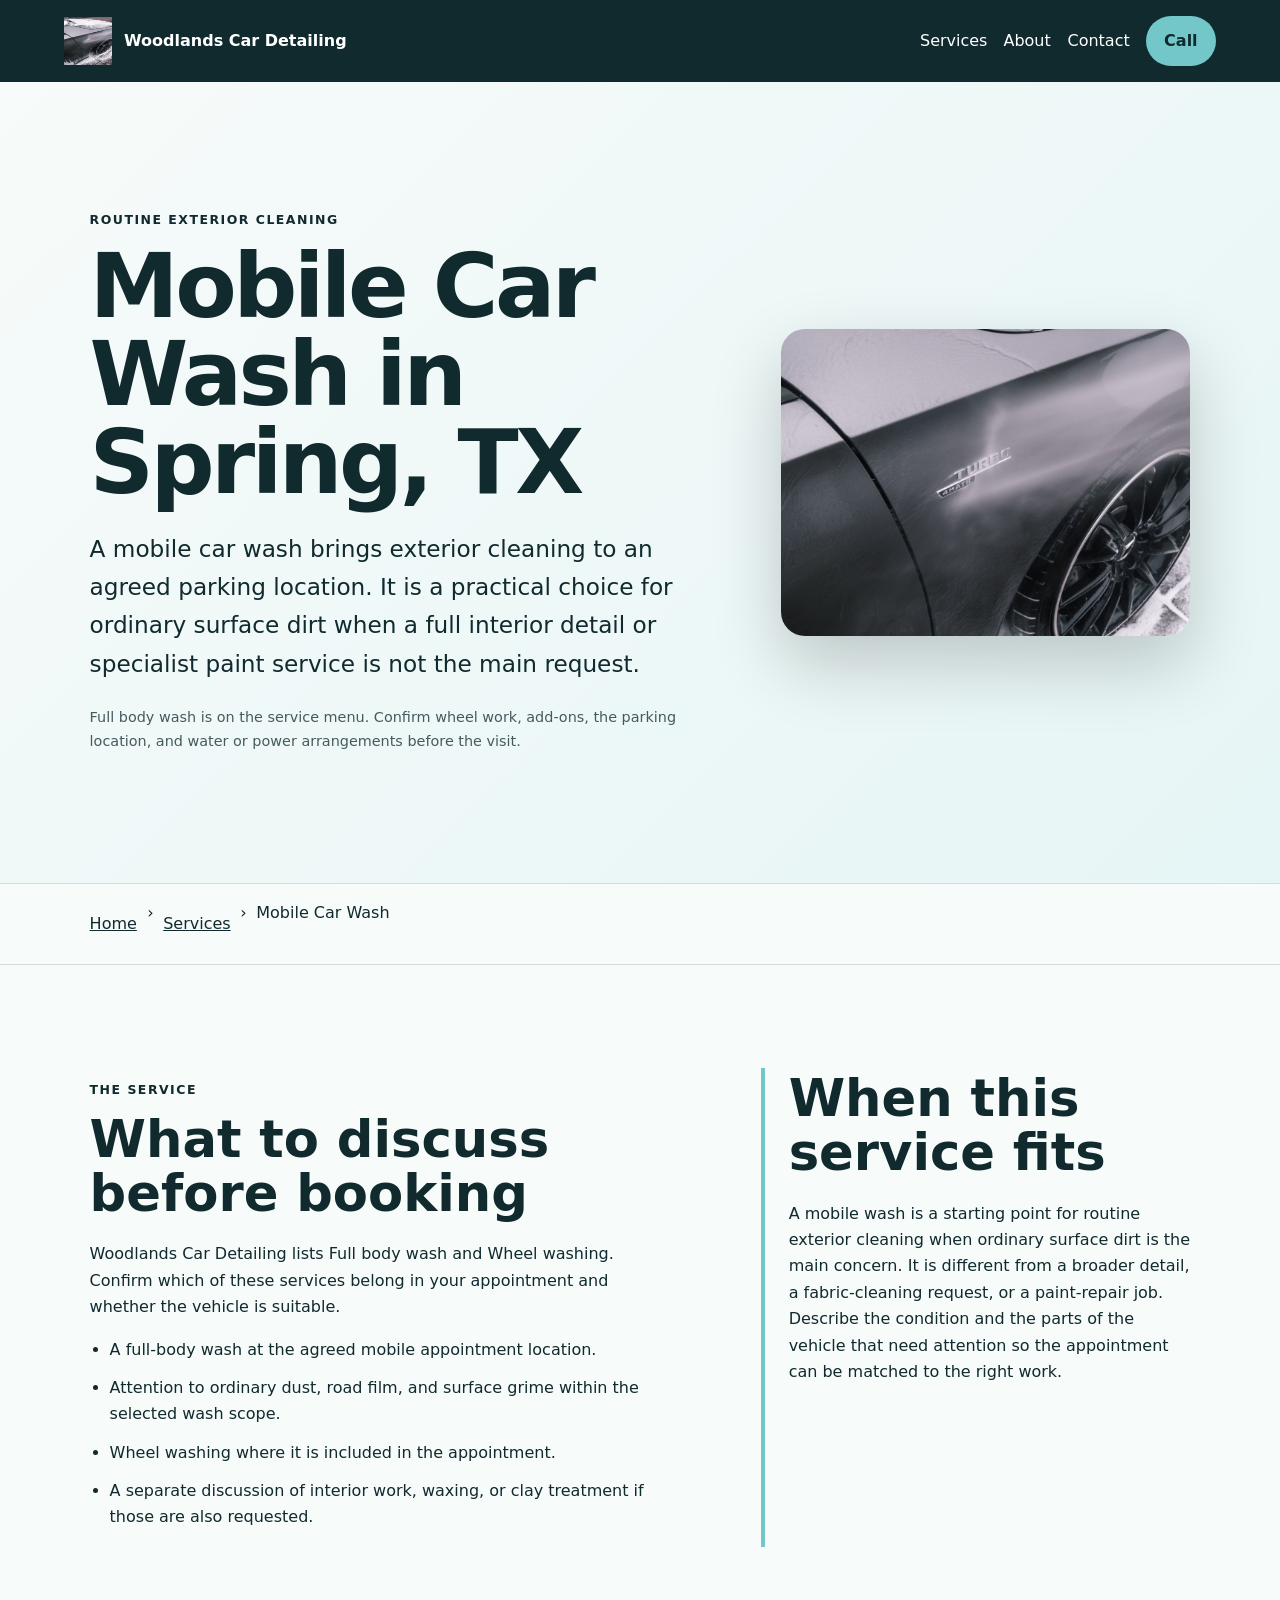
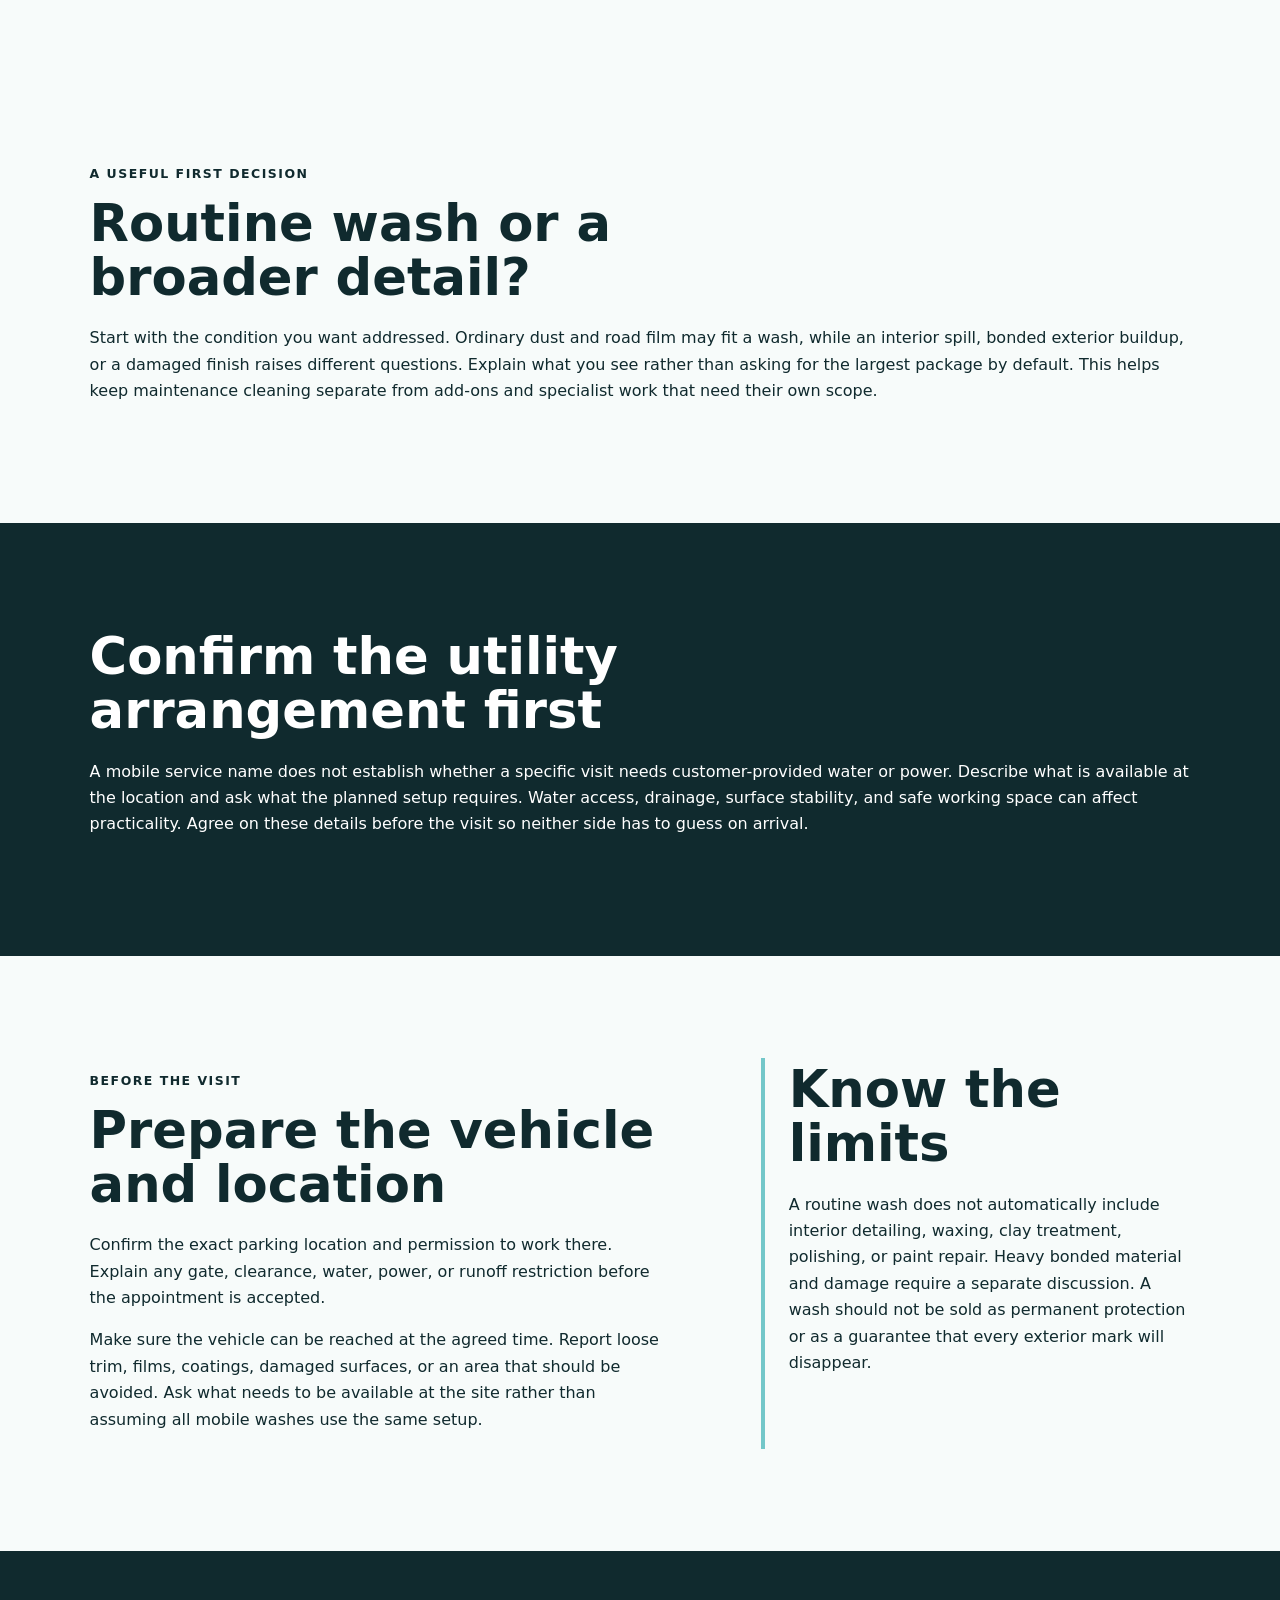
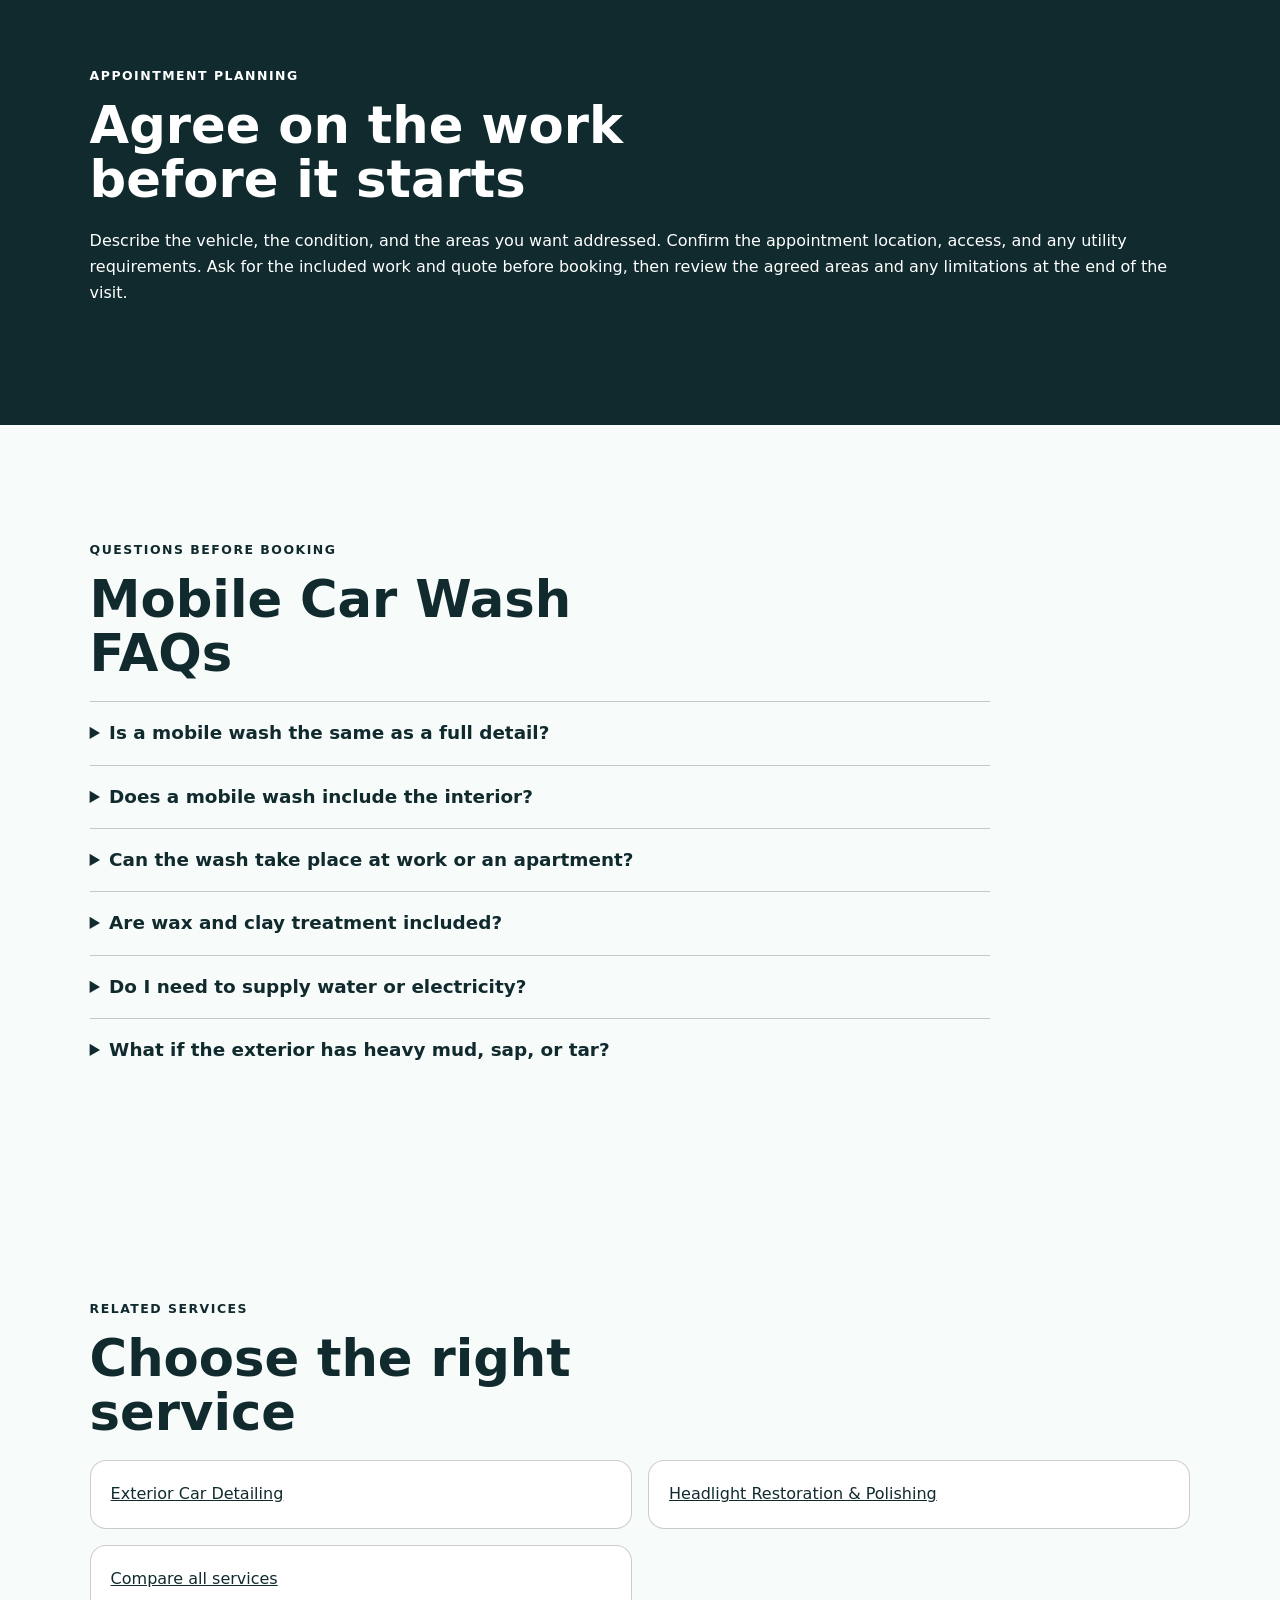
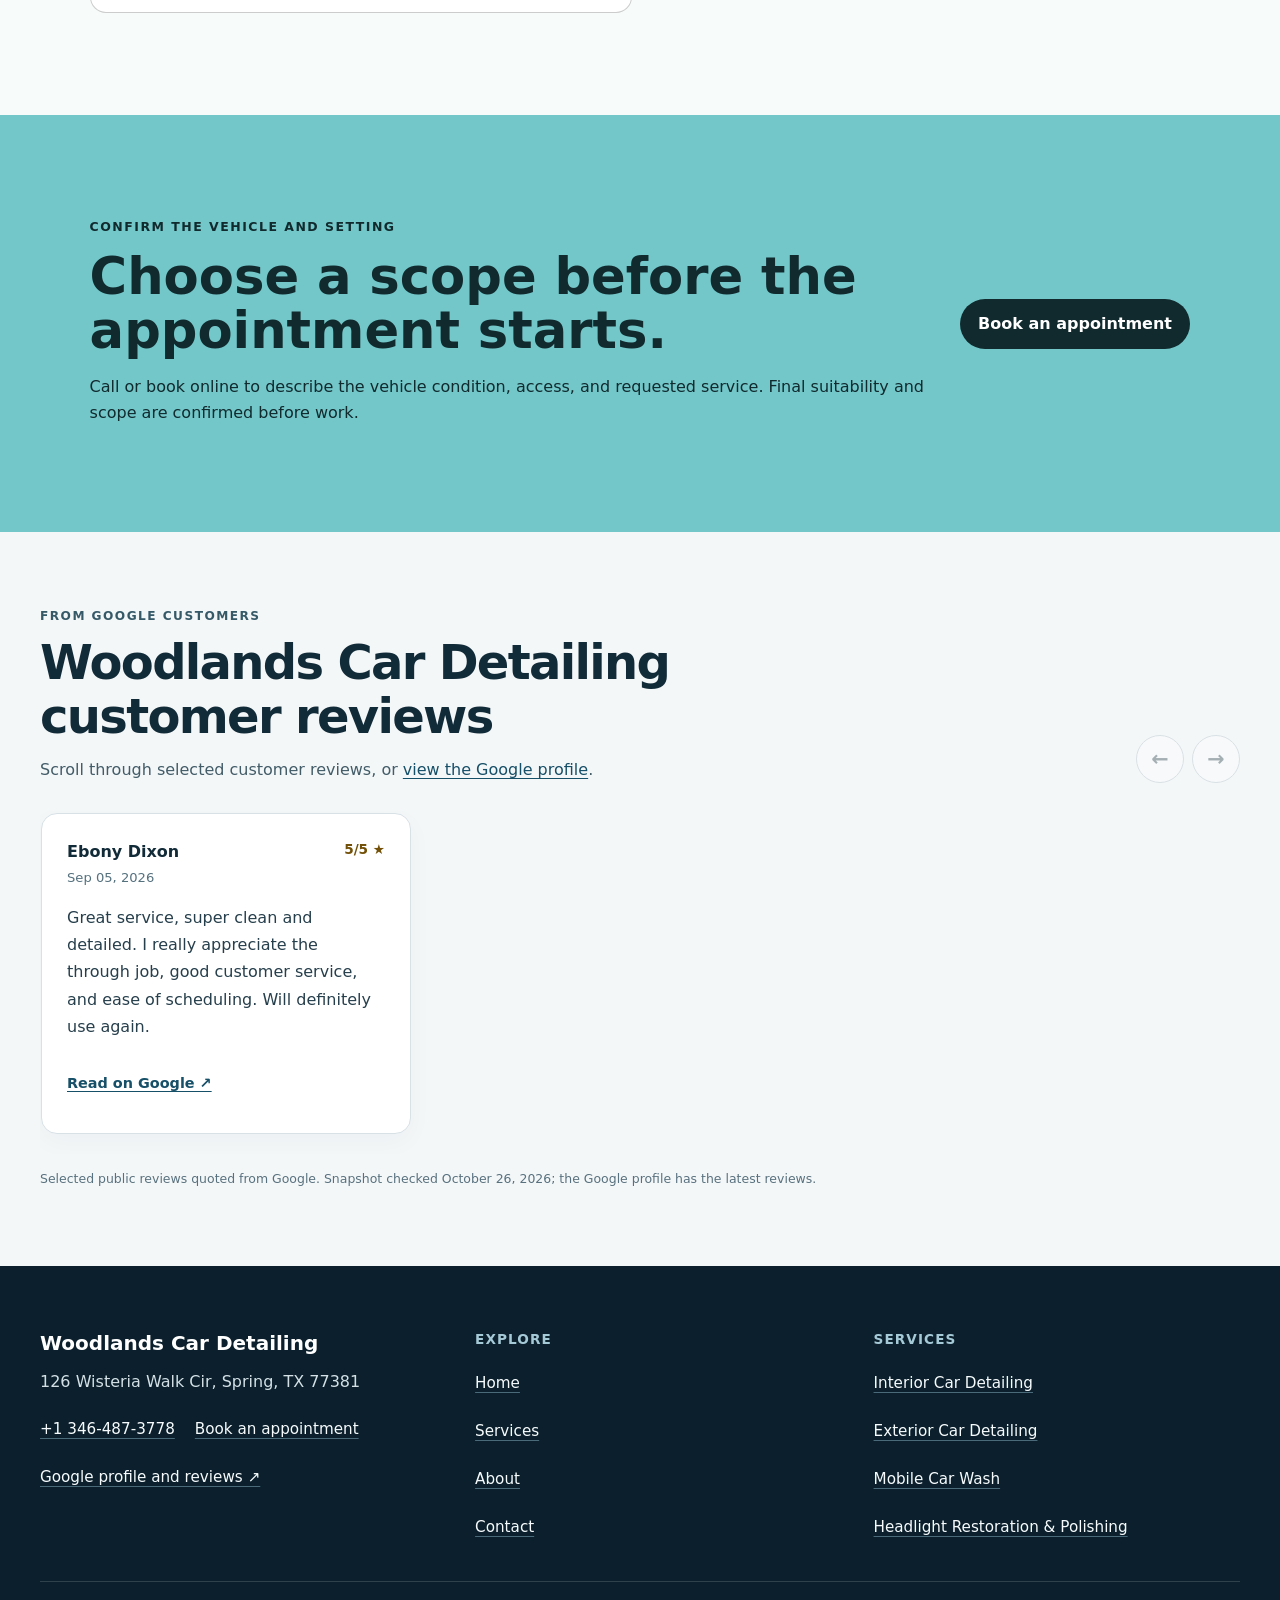
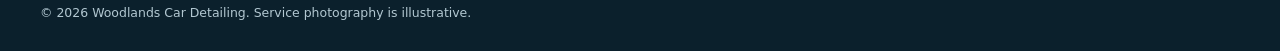
<file: services/mobile-car-wash/index.html>
<!doctype html>
<html lang="en"><head>
  <meta charset="utf-8"><meta name="viewport" content="width=device-width,initial-scale=1">
  <title>Mobile Car Wash in Spring, TX | Woodlands Car Detailing</title>
  <meta name="description" content="Plan mobile car wash with Woodlands Car Detailing in Spring: documented scope, vehicle preparation, access checks, and limitations.">
  <meta name="robots" content="index, follow, max-image-preview:large, max-snippet:-1">
  <link rel="canonical" href="https://woodlandscardetailing.shop/services/mobile-car-wash/">
  <meta property="og:type" content="website"><meta property="og:title" content="Mobile Car Wash in Spring, TX | Woodlands Car Detailing">
  <meta property="og:description" content="Plan mobile car wash with Woodlands Car Detailing in Spring: documented scope, vehicle preparation, access checks, and limitations."><meta property="og:url" content="https://woodlandscardetailing.shop/services/mobile-car-wash/">
  <meta property="og:image" content="https://woodlandscardetailing.shop/assets/hero-foam-car.jpg"><meta name="twitter:card" content="summary_large_image">
  <link rel="icon" href="/assets/favicon.svg"><link rel="stylesheet" href="/seo-pages.css"><script type="application/ld+json">{
  "@context": "https://schema.org",
  "@graph": [
    {
      "@type": "BreadcrumbList",
      "@id": "https://woodlandscardetailing.shop/services/mobile-car-wash/#breadcrumb",
      "itemListElement": [
        {
          "@type": "ListItem",
          "position": 1,
          "name": "Home",
          "item": "https://woodlandscardetailing.shop/"
        },
        {
          "@type": "ListItem",
          "position": 2,
          "name": "Services",
          "item": "https://woodlandscardetailing.shop/services/"
        },
        {
          "@type": "ListItem",
          "position": 3,
          "name": "Mobile Car Wash",
          "item": "https://woodlandscardetailing.shop/services/mobile-car-wash/"
        }
      ]
    },
    {
      "@type": "WebPage",
      "@id": "https://woodlandscardetailing.shop/services/mobile-car-wash/#webpage",
      "url": "https://woodlandscardetailing.shop/services/mobile-car-wash/",
      "name": "Mobile Car Wash in Spring, TX | Woodlands Car Detailing",
      "description": "Plan mobile car wash with Woodlands Car Detailing in Spring: documented scope, vehicle preparation, access checks, and limitations.",
      "breadcrumb": {
        "@id": "https://woodlandscardetailing.shop/services/mobile-car-wash/#breadcrumb"
      },
      "isPartOf": {
        "@id": "https://woodlandscardetailing.shop/#website"
      },
      "about": {
        "@id": "https://woodlandscardetailing.shop/#business"
      }
    },
    {
      "@type": "Service",
      "@id": "https://woodlandscardetailing.shop/services/mobile-car-wash/#service",
      "name": "Mobile Car Wash",
      "serviceType": "mobile car wash",
      "url": "https://woodlandscardetailing.shop/services/mobile-car-wash/",
      "description": "A mobile car wash is the routine-cleaning option in the documented menu: a full-body wash brought to the agreed location, with wheel washing available when it is included in the appointment.",
      "provider": {
        "@id": "https://woodlandscardetailing.shop/#business"
      },
      "areaServed": {
        "@type": "City",
        "name": "Spring"
      }
    },
    {
      "@type": "ImageObject",
      "@id": "https://woodlandscardetailing.shop/services/mobile-car-wash/#primaryimage",
      "contentUrl": "https://woodlandscardetailing.shop/assets/hero-foam-car.jpg",
      "caption": "Illustrative detailing artwork for Woodlands Car Detailing",
      "representativeOfPage": true
    }
  ]
}</script>
<link rel="stylesheet" href="/portfolio-components.css">
</head><body style="--pilot-accent:#73c7c9;--pilot-dark:#102a2e;--pilot-paper:#f7fbfa">
<a class="skip-link" href="#content">Skip to content</a>
<header class="pilot-header"><a class="pilot-brand" href="/"><img src="/assets/hero-foam-car.jpg" width="48" height="48" alt=""><span>Woodlands Car Detailing</span></a>
<nav aria-label="Primary navigation"><a href="/services/">Services</a><a href="/about/">About</a><a href="/contact/">Contact</a><a class="pilot-call" href="tel:+13464873778">Call</a></nav></header>
<main id="content"><section class="pilot-hero"><div><p class="eyebrow">Routine exterior cleaning</p><h1>Mobile Car Wash in Spring, TX</h1><p class="pilot-answer">A mobile car wash brings exterior cleaning to an agreed parking location. It is a practical choice for ordinary surface dirt when a full interior detail or specialist paint service is not the main request.</p><p class="pilot-proof">Full body wash is on the service menu. Confirm wheel work, add-ons, the parking location, and water or power arrangements before the visit.</p></div><img alt="Illustrative detailing artwork for Woodlands Car Detailing" fetchpriority="high" height="720" src="/assets/hero-foam-car.jpg" width="960"/></section>
<nav aria-label="Breadcrumb" class="breadcrumbs"><a href="/">Home</a><span>›</span><a href="/services/">Services</a><span>›</span><span>Mobile Car Wash</span></nav>
<section class="pilot-section pilot-grid"><div><p class="eyebrow">The service</p><h2>What to discuss before booking</h2><p>Woodlands Car Detailing lists Full body wash and Wheel washing. Confirm which of these services belong in your appointment and whether the vehicle is suitable.</p><ul class="checklist"><li>A full-body wash at the agreed mobile appointment location.</li><li>Attention to ordinary dust, road film, and surface grime within the selected wash scope.</li><li>Wheel washing where it is included in the appointment.</li><li>A separate discussion of interior work, waxing, or clay treatment if those are also requested.</li></ul></div><aside><h2>When this service fits</h2><p>A mobile wash is a starting point for routine exterior cleaning when ordinary surface dirt is the main concern. It is different from a broader detail, a fabric-cleaning request, or a paint-repair job. Describe the condition and the parts of the vehicle that need attention so the appointment can be matched to the right work.</p></aside></section>
<section class="pilot-section"><p class="eyebrow">A useful first decision</p><h2>Routine wash or a broader detail?</h2><p>Start with the condition you want addressed. Ordinary dust and road film may fit a wash, while an interior spill, bonded exterior buildup, or a damaged finish raises different questions. Explain what you see rather than asking for the largest package by default. This helps keep maintenance cleaning separate from add-ons and specialist work that need their own scope.</p></section><section class="pilot-section tone"><h2>Confirm the utility arrangement first</h2><p>A mobile service name does not establish whether a specific visit needs customer-provided water or power. Describe what is available at the location and ask what the planned setup requires. Water access, drainage, surface stability, and safe working space can affect practicality. Agree on these details before the visit so neither side has to guess on arrival.</p></section>
<section class="pilot-section pilot-grid"><div><p class="eyebrow">Before the visit</p><h2>Prepare the vehicle and location</h2><p>Confirm the exact parking location and permission to work there. Explain any gate, clearance, water, power, or runoff restriction before the appointment is accepted.</p><p>Make sure the vehicle can be reached at the agreed time. Report loose trim, films, coatings, damaged surfaces, or an area that should be avoided. Ask what needs to be available at the site rather than assuming all mobile washes use the same setup.</p></div><aside><h2>Know the limits</h2><p>A routine wash does not automatically include interior detailing, waxing, clay treatment, polishing, or paint repair. Heavy bonded material and damage require a separate discussion. A wash should not be sold as permanent protection or as a guarantee that every exterior mark will disappear.</p></aside></section>
<section class="pilot-section tone"><p class="eyebrow">Appointment planning</p><h2>Agree on the work before it starts</h2><p>Describe the vehicle, the condition, and the areas you want addressed. Confirm the appointment location, access, and any utility requirements. Ask for the included work and quote before booking, then review the agreed areas and any limitations at the end of the visit.</p></section>
<section class="pilot-section"><p class="eyebrow">Questions before booking</p><h2>Mobile Car Wash FAQs</h2><div class="faq-list"><details><summary>Is a mobile wash the same as a full detail?</summary><p>No. A mobile wash focuses on routine exterior cleaning. Interior detailing and other appearance treatments have their own scope and should be requested separately.</p></details><details><summary>Does a mobile wash include the interior?</summary><p>Not automatically. Interior vacuuming, steam cleaning, and seat shampooing are separate menu choices. Explain both interior and exterior needs if you want a combined appointment.</p></details><details><summary>Can the wash take place at work or an apartment?</summary><p>The location must allow the work and provide suitable access. Confirm property permission and any site restrictions before booking; the address alone does not establish approval.</p></details><details><summary>Are wax and clay treatment included?</summary><p>They are separately listed services. Ask whether either is appropriate and included in the quote rather than assuming a routine wash includes them.</p></details><details><summary>Do I need to supply water or electricity?</summary><p>Ask before booking and describe what is available at the location. The required utility setup is confirmed for the appointment rather than inferred from the phrase mobile wash.</p></details><details><summary>What if the exterior has heavy mud, sap, or tar?</summary><p>Describe it before the quote is agreed. Persistent buildup may need a different scope or separate assessment; ordinary washing should not imply removal of every type of contamination.</p></details></div></section>
<section class="pilot-section related"><p class="eyebrow">Related services</p><h2>Choose the right service</h2><div class="related-links"><a href="/services/exterior-car-detailing/">Exterior Car Detailing</a><a href="/services/headlight-restoration/">Headlight Restoration &amp; Polishing</a><a href="/services/">Compare all services</a></div></section>
<section class="pilot-cta"><div><p class="eyebrow">Confirm the vehicle and setting</p><h2>Choose a scope before the appointment starts.</h2><p>Call or book online to describe the vehicle condition, access, and requested service. Final suitability and scope are confirmed before work.</p></div><a class="pilot-button" href="/scheduling">Book an appointment</a></section>
<!-- PORTFOLIO-REVIEWS:START --><section class="portfolio-reviews" aria-labelledby="portfolio-reviews-title"><div class="portfolio-reviews__heading"><div><p class="portfolio-reviews__kicker">From Google customers</p><h2 id="portfolio-reviews-title">Woodlands Car Detailing customer reviews</h2><p class="portfolio-reviews__intro">Scroll through selected customer reviews, or <a href="https://www.google.com/maps?cid=9301545645657331387" target="_blank" rel="noopener noreferrer">view the Google profile</a>.</p></div><div class="portfolio-reviews__controls"><button type="button" data-reviews-prev aria-label="Previous reviews">←</button><button type="button" data-reviews-next aria-label="Next reviews">→</button></div></div><div class="portfolio-reviews__track" role="region" aria-label="Scrollable customer reviews" tabindex="0"><article class="portfolio-review"><div class="portfolio-review__meta"><div><span class="portfolio-review__author">Ebony Dixon</span><time datetime="2026-09-05">Sep 05, 2026</time></div><span class="portfolio-review__rating" aria-label="5 out of 5 stars">5/5 ★</span></div><blockquote><p>Great service, super clean and detailed. I really appreciate the through job, good customer service, and ease of scheduling. Will definitely use again.</p></blockquote><a class="portfolio-review__source" href="https://www.google.com/maps/reviews/data=!4m8!14m7!1m6!2m5!1sCi9DQUlRQUNvZENodHljRjlvT2paS2FWZHNSMXBWT1hoUlQwbGhOVTlmV0V4S1ExRRAB!2m1!1s0x0:0x8115ba7ba77c96bb!3m1!1s2@1:CAIQACodChtycF9oOjZKaVdsR1pVOXhRT0lhNU9fWExKQ1E%7C%7C?hl=en-US" target="_blank" rel="noopener noreferrer">Read on Google ↗</a></article></div><p class="portfolio-reviews__note">Selected public reviews quoted from Google. Snapshot checked <time datetime="2026-10-26">October 26, 2026</time>; the Google profile has the latest reviews.</p></section><!-- PORTFOLIO-REVIEWS:END -->
</main><footer class="portfolio-footer"><div class="portfolio-footer__grid"><div><strong class="portfolio-footer__name">Woodlands Car Detailing</strong><address>126 Wisteria Walk Cir, Spring, TX 77381</address><div class="portfolio-footer__contact"><a href="tel:+13464873778">+1 346-487-3778</a><a href="/scheduling">Book an appointment</a></div><a href="https://www.google.com/maps?cid=9301545645657331387" target="_blank" rel="noopener noreferrer">Google profile and reviews ↗</a></div><div><h2>Explore</h2><nav aria-label="Footer navigation"><a href="/">Home</a><a href="/services/">Services</a><a href="/about/">About</a><a href="/contact/">Contact</a></nav></div><div><h2>Services</h2><nav aria-label="Service pages"><a href="/services/interior-car-detailing/">Interior Car Detailing</a><a href="/services/exterior-car-detailing/">Exterior Car Detailing</a><a href="/services/mobile-car-wash/">Mobile Car Wash</a><a href="/services/headlight-restoration/">Headlight Restoration &amp; Polishing</a></nav></div></div><p class="portfolio-footer__bottom">© <span id="year">2026</span> Woodlands Car Detailing. Service photography is illustrative.</p></footer>
<script src="/portfolio-components.js" defer></script>
</body></html>
</file>
<file: styles.css>
@font-face {
  font-family: "Archivo Black";
  src: url("assets/fonts/archivo-black.ttf") format("truetype");
  font-style: normal;
  font-weight: 400;
  font-display: swap;
}

@font-face {
  font-family: "Manrope";
  src: url("assets/fonts/manrope-400.ttf") format("truetype");
  font-style: normal;
  font-weight: 400;
  font-display: swap;
}

@font-face {
  font-family: "Manrope";
  src: url("assets/fonts/manrope-500.ttf") format("truetype");
  font-style: normal;
  font-weight: 500;
  font-display: swap;
}

@font-face {
  font-family: "Manrope";
  src: url("assets/fonts/manrope-600.ttf") format("truetype");
  font-style: normal;
  font-weight: 600;
  font-display: swap;
}

@font-face {
  font-family: "Manrope";
  src: url("assets/fonts/manrope-700.ttf") format("truetype");
  font-style: normal;
  font-weight: 700;
  font-display: swap;
}

@font-face {
  font-family: "IBM Plex Mono";
  src: url("assets/fonts/ibm-plex-mono-500.ttf") format("truetype");
  font-style: normal;
  font-weight: 500;
  font-display: swap;
}

@font-face {
  font-family: "IBM Plex Mono";
  src: url("assets/fonts/ibm-plex-mono-600.ttf") format("truetype");
  font-style: normal;
  font-weight: 600;
  font-display: swap;
}

:root {
  --bayou: #0b302f;
  --bayou-bright: #134541;
  --ink: #10201f;
  --rain: #e5f0ed;
  --chrome: #f7faf9;
  --sun: #f2c84b;
  --sun-dark: #b98500;
  --reflection: #4c99a0;
  --muted: #607572;
  --line: #bdd0cc;
  --white-line: rgba(247, 250, 249, 0.22);
  --shadow: 0 20px 55px rgba(8, 35, 33, 0.13);
  --shell: min(1240px, calc(100vw - 48px));
  --header-height: 88px;
}

*,
*::before,
*::after {
  box-sizing: border-box;
}

html {
  scroll-behavior: smooth;
  scroll-padding-top: calc(var(--header-height) + 24px);
}

body {
  margin: 0;
  background: var(--rain);
  color: var(--ink);
  font-family: "Manrope", Arial, sans-serif;
  font-size: 17px;
  line-height: 1.65;
  text-rendering: optimizeLegibility;
  -webkit-font-smoothing: antialiased;
}

body.menu-open {
  overflow: hidden;
}

img,
svg {
  display: block;
  max-width: 100%;
}

a {
  color: inherit;
  text-decoration: none;
}

button,
a {
  -webkit-tap-highlight-color: transparent;
}

:focus-visible {
  outline: 3px solid var(--sun);
  outline-offset: 4px;
}

h1,
h2,
h3,
p {
  margin-top: 0;
}

h1,
h2 {
  font-family: "Archivo Black", "Arial Black", sans-serif;
  font-weight: 400;
  letter-spacing: -0.055em;
  line-height: 0.98;
}

h2 {
  font-size: clamp(2.65rem, 5.1vw, 5.2rem);
}

h3 {
  font-size: 1.35rem;
  line-height: 1.2;
}

.shell {
  width: var(--shell);
  margin-inline: auto;
}

.section {
  padding: 120px 0;
}

.skip-link {
  position: fixed;
  z-index: 1000;
  top: 12px;
  left: 12px;
  padding: 12px 16px;
  background: var(--sun);
  color: var(--ink);
  font-weight: 800;
  transform: translateY(-160%);
  transition: transform 160ms ease;
}

.skip-link:focus {
  transform: translateY(0);
}

.eyebrow {
  display: flex;
  align-items: center;
  gap: 12px;
  margin-bottom: 24px;
  color: var(--bayou-bright);
  font-family: "IBM Plex Mono", monospace;
  font-size: 0.72rem;
  font-weight: 600;
  letter-spacing: 0.13em;
  line-height: 1.4;
  text-transform: uppercase;
}

.eyebrow > span {
  width: 42px;
  height: 3px;
  background: var(--sun);
}

.eyebrow.light {
  color: rgba(247, 250, 249, 0.76);
}

.button {
  min-height: 54px;
  display: inline-flex;
  align-items: center;
  justify-content: center;
  gap: 8px;
  padding: 15px 22px;
  border: 1px solid transparent;
  border-radius: 8px;
  font-size: 0.92rem;
  font-weight: 750;
  line-height: 1.1;
  text-align: center;
  transition: transform 160ms ease, background-color 160ms ease, border-color 160ms ease;
}

.button:hover {
  transform: translateY(-2px);
}

.button-call {
  background: var(--sun);
  color: var(--ink);
  box-shadow: 0 8px 24px rgba(242, 200, 75, 0.16);
}

.button-call:hover {
  background: #ffdb61;
}

.button-book {
  border-color: rgba(247, 250, 249, 0.48);
  background: rgba(247, 250, 249, 0.07);
  color: var(--chrome);
}

.button-book:hover {
  border-color: var(--chrome);
  background: rgba(247, 250, 249, 0.13);
}

.dark-book {
  border-color: var(--bayou);
  background: transparent;
  color: var(--bayou);
}

.dark-book:hover {
  background: var(--bayou);
  color: var(--chrome);
}

.button-book-light {
  border-color: rgba(247, 250, 249, 0.52);
}

.button-small {
  min-height: 42px;
  padding: 11px 16px;
  font-size: 0.78rem;
}

.action-pair {
  display: flex;
  flex-wrap: wrap;
  gap: 12px;
}

/* Header */
.site-header {
  position: fixed;
  z-index: 100;
  inset: 0 0 auto;
  min-height: var(--header-height);
  background: rgba(11, 48, 47, 0.97);
  color: var(--chrome);
  border-bottom: 1px solid rgba(247, 250, 249, 0.12);
  box-shadow: 0 8px 28px rgba(2, 18, 17, 0.14);
  backdrop-filter: blur(16px);
  -webkit-backdrop-filter: blur(16px);
}

.header-inner {
  min-height: var(--header-height);
  display: flex;
  align-items: center;
  justify-content: space-between;
  gap: 28px;
}

.brand {
  flex: 0 0 auto;
  display: flex;
  align-items: center;
  gap: 12px;
}

.brand img {
  width: 52px;
  height: 52px;
}

.brand-copy {
  display: grid;
  gap: 2px;
  line-height: 1;
}

.brand-copy strong {
  font-family: "Archivo Black", "Arial Black", sans-serif;
  font-size: 0.97rem;
  font-weight: 400;
  letter-spacing: -0.035em;
}

.brand-copy small {
  color: rgba(247, 250, 249, 0.66);
  font-family: "IBM Plex Mono", monospace;
  font-size: 0.55rem;
  letter-spacing: 0.08em;
  text-transform: uppercase;
}

.site-nav {
  flex: 1;
  display: flex;
  align-items: center;
  justify-content: flex-end;
  gap: 32px;
}

.nav-links,
.nav-actions {
  display: flex;
  align-items: center;
}

.nav-links {
  gap: clamp(14px, 2vw, 28px);
}

.nav-links a {
  color: rgba(247, 250, 249, 0.8);
  font-size: 0.76rem;
  font-weight: 700;
  letter-spacing: 0.035em;
}

.nav-links a:hover {
  color: var(--sun);
}

.nav-actions {
  gap: 8px;
}

.site-nav .button-call {
  color: var(--ink);
}

.site-nav .button-book {
  color: var(--chrome);
}

.menu-toggle {
  display: none;
  min-width: 76px;
  min-height: 42px;
  align-items: center;
  justify-content: center;
  gap: 10px;
  border: 1px solid rgba(247, 250, 249, 0.34);
  border-radius: 7px;
  background: var(--bayou-bright);
  color: var(--chrome);
  font-family: "IBM Plex Mono", monospace;
  font-size: 0.65rem;
  letter-spacing: 0.07em;
  text-transform: uppercase;
}

.menu-icon {
  display: grid;
  width: 18px;
  gap: 5px;
}

.menu-icon i {
  width: 18px;
  height: 2px;
  display: block;
  background: currentColor;
  transition: transform 160ms ease;
}

.menu-toggle[aria-expanded="true"] .menu-icon i:first-child {
  transform: translateY(3.5px) rotate(45deg);
}

.menu-toggle[aria-expanded="true"] .menu-icon i:last-child {
  transform: translateY(-3.5px) rotate(-45deg);
}

/* Hero */
.hero {
  position: relative;
  min-height: 850px;
  overflow: hidden;
  padding: calc(var(--header-height) + 74px) 0 164px;
  background: var(--bayou);
  color: var(--chrome);
}

.hero::before {
  content: "";
  position: absolute;
  inset: var(--header-height) 0 0;
  opacity: 0.16;
  background-image: linear-gradient(rgba(247, 250, 249, 0.18) 1px, transparent 1px), linear-gradient(90deg, rgba(247, 250, 249, 0.18) 1px, transparent 1px);
  background-size: 72px 72px;
  mask-image: linear-gradient(to right, black, transparent 62%);
  pointer-events: none;
}

.hero-grid {
  position: relative;
  z-index: 2;
  display: grid;
  grid-template-columns: minmax(0, 0.94fr) minmax(410px, 0.76fr);
  align-items: center;
  gap: clamp(50px, 7vw, 110px);
}

.hero-copy {
  padding: 48px 0;
}

.hero h1 {
  max-width: 820px;
  margin-bottom: 30px;
  font-size: clamp(4.5rem, 8.8vw, 8.4rem);
}

.hero h1 em {
  display: block;
  color: var(--sun);
  font-style: normal;
}

.hero-lede {
  max-width: 650px;
  margin-bottom: 34px;
  color: rgba(247, 250, 249, 0.76);
  font-size: clamp(1.05rem, 1.5vw, 1.25rem);
  line-height: 1.7;
}

.hero-actions .button {
  min-width: 205px;
  min-height: 72px;
  flex-direction: column;
  align-items: flex-start;
  padding: 16px 22px;
}

.hero-actions .button span,
.final-actions .button span {
  font-family: "IBM Plex Mono", monospace;
  font-size: 0.62rem;
  font-weight: 600;
  letter-spacing: 0.08em;
  opacity: 0.74;
  text-transform: uppercase;
}

.hero-actions .button strong,
.final-actions .button strong {
  font-size: 0.98rem;
}

.hero-notes {
  display: flex;
  flex-wrap: wrap;
  gap: 8px 22px;
  margin-top: 32px;
  color: rgba(247, 250, 249, 0.62);
  font-family: "IBM Plex Mono", monospace;
  font-size: 0.64rem;
  letter-spacing: 0.04em;
  text-transform: uppercase;
}

.hero-notes span::before {
  content: "•";
  margin-right: 8px;
  color: var(--reflection);
}

.hero-visual {
  position: relative;
  height: min(670px, 70vh);
  min-height: 570px;
  overflow: hidden;
  border: 1px solid rgba(247, 250, 249, 0.28);
  border-radius: 44% 18px 42% 16px / 18% 18px 30% 14%;
  box-shadow: 28px 34px 0 rgba(76, 153, 160, 0.19);
}

.hero-visual::after {
  content: "";
  position: absolute;
  inset: 0;
  border: 12px solid rgba(247, 250, 249, 0.07);
  border-radius: inherit;
  pointer-events: none;
}

.hero-visual img {
  width: 100%;
  height: 100%;
  object-fit: cover;
  object-position: 51% 48%;
  filter: saturate(0.78) contrast(1.04);
}

.visual-label {
  position: absolute;
  right: 18px;
  min-width: 108px;
  display: flex;
  align-items: center;
  justify-content: space-between;
  gap: 12px;
  padding: 9px 11px;
  border: 1px solid rgba(247, 250, 249, 0.38);
  background: rgba(11, 48, 47, 0.92);
  color: var(--chrome);
  font-family: "IBM Plex Mono", monospace;
  font-size: 0.62rem;
  letter-spacing: 0.06em;
  text-transform: uppercase;
  backdrop-filter: blur(8px);
}

.visual-label b {
  color: var(--sun);
}

.label-top { top: 18%; }
.label-mid { top: 48%; }
.label-bottom { bottom: 14%; }

.waterline {
  position: absolute;
  z-index: 3;
  right: -2%;
  bottom: -24px;
  left: -2%;
  width: 104%;
  height: 220px;
  overflow: visible;
}

.waterline path {
  fill: none;
  vector-effect: non-scaling-stroke;
}

.waterline-shadow {
  stroke: rgba(2, 20, 19, 0.7);
  stroke-width: 32;
}

.waterline-sun {
  stroke: var(--sun);
  stroke-width: 13;
}

.waterline-glint {
  stroke: var(--rain);
  stroke-width: 42;
}

/* Services */
.services {
  background: var(--rain);
}

.split-heading {
  display: grid;
  grid-template-columns: 1.5fr 0.7fr;
  align-items: end;
  gap: 70px;
  margin-bottom: 66px;
}

.section-heading h2 {
  margin-bottom: 0;
}

.split-heading > p {
  margin-bottom: 4px;
  color: var(--muted);
  line-height: 1.8;
}

.service-grid {
  display: grid;
  grid-template-columns: repeat(12, 1fr);
  grid-template-rows: repeat(2, minmax(290px, auto));
  gap: 20px;
}

.service-card {
  grid-column: 6 / 13;
  display: grid;
  grid-template-columns: minmax(240px, 0.92fr) 1fr;
  min-height: 290px;
  overflow: hidden;
  background: var(--chrome);
  border: 1px solid var(--line);
  border-radius: 16px;
  box-shadow: 0 14px 36px rgba(14, 58, 55, 0.08);
}

.service-card-tall {
  grid-column: 1 / 6;
  grid-row: 1 / 3;
  display: flex;
  flex-direction: column;
}

.service-card-wide {
  grid-row: 2;
}

.service-photo {
  position: relative;
  min-height: 270px;
  overflow: hidden;
}

.service-card-tall .service-photo {
  flex: 1;
  min-height: 500px;
}

.service-photo img {
  width: 100%;
  height: 100%;
  object-fit: cover;
  transition: transform 500ms cubic-bezier(0.22, 1, 0.36, 1);
}

.service-card:hover .service-photo img {
  transform: scale(1.025);
}

.photo-code {
  position: absolute;
  top: 14px;
  left: 14px;
  padding: 8px 10px;
  background: rgba(11, 48, 47, 0.92);
  color: var(--chrome);
  font-family: "IBM Plex Mono", monospace;
  font-size: 0.6rem;
  letter-spacing: 0.08em;
}

.service-copy {
  align-self: center;
  padding: clamp(28px, 4vw, 48px);
}

.service-copy h3 {
  margin-bottom: 16px;
  font-family: "Archivo Black", "Arial Black", sans-serif;
  font-size: clamp(1.6rem, 2.4vw, 2.4rem);
  font-weight: 400;
  letter-spacing: -0.045em;
}

.service-copy p {
  margin-bottom: 0;
  color: var(--muted);
}

.contact-strip {
  margin-top: 20px;
  padding: 28px 30px;
  display: flex;
  align-items: center;
  justify-content: space-between;
  gap: 32px;
  border: 1px solid var(--line);
  border-radius: 14px;
  background: rgba(247, 250, 249, 0.72);
}

.contact-strip .eyebrow {
  margin-bottom: 9px;
}

.contact-strip h3 {
  margin-bottom: 0;
  font-size: 1.45rem;
}

.compact-actions {
  flex: 0 0 auto;
}

/* Process */
.process {
  position: relative;
  overflow: hidden;
  background: var(--bayou);
  color: var(--chrome);
}

.process::after {
  content: "";
  position: absolute;
  right: -180px;
  bottom: -260px;
  width: 620px;
  height: 620px;
  border: 90px solid rgba(76, 153, 160, 0.14);
  border-radius: 50%;
}

.process .shell {
  position: relative;
  z-index: 1;
}

.process-intro {
  max-width: 880px;
  margin-bottom: 74px;
}

.process-intro h2 {
  margin-bottom: 28px;
}

.process-intro > p:last-child {
  max-width: 690px;
  color: rgba(247, 250, 249, 0.68);
}

.process-track {
  position: relative;
  display: grid;
  grid-template-columns: repeat(4, 1fr);
  gap: 0;
  margin: 0;
  padding: 0;
  list-style: none;
}

.process-track::before {
  content: "";
  position: absolute;
  top: 30px;
  right: 12%;
  left: 12%;
  height: 5px;
  background: var(--sun);
}

.process-track li {
  position: relative;
  padding: 0 28px;
  border-left: 1px solid var(--white-line);
}

.process-track li:last-child {
  border-right: 1px solid var(--white-line);
}

.step-number {
  position: relative;
  z-index: 2;
  width: 62px;
  height: 62px;
  display: grid;
  place-items: center;
  margin-bottom: 34px;
  border: 5px solid var(--bayou);
  border-radius: 50%;
  background: var(--sun);
  color: var(--ink);
  font-family: "IBM Plex Mono", monospace;
  font-size: 0.75rem;
  font-weight: 700;
}

.process-track h3 {
  margin-bottom: 12px;
  font-family: "Archivo Black", "Arial Black", sans-serif;
  font-size: 1.7rem;
  font-weight: 400;
  letter-spacing: -0.045em;
}

.process-track p {
  margin-bottom: 0;
  color: rgba(247, 250, 249, 0.66);
  font-size: 0.91rem;
  line-height: 1.7;
}

.process-actions {
  margin-top: 56px;
  justify-content: center;
}

/* Details */
.details {
  background: var(--chrome);
}

.details-grid {
  display: grid;
  grid-template-columns: 0.82fr 1.18fr;
  align-items: center;
  gap: clamp(54px, 8vw, 110px);
}

.details-copy h2 {
  margin-bottom: 28px;
  font-size: clamp(2.9rem, 5vw, 5.4rem);
}

.details-lede {
  margin-bottom: 38px;
  color: var(--muted);
  font-size: 1.05rem;
}

.inspection-list {
  margin: 0;
  padding: 0;
  border-top: 1px solid var(--line);
  list-style: none;
}

.inspection-list li {
  display: grid;
  grid-template-columns: 48px 1fr;
  gap: 18px;
  padding: 22px 0;
  border-bottom: 1px solid var(--line);
}

.inspection-list > li > span {
  color: var(--reflection);
  font-family: "IBM Plex Mono", monospace;
  font-size: 0.72rem;
  font-weight: 700;
}

.inspection-list strong {
  display: block;
  margin-bottom: 7px;
}

.inspection-list p {
  margin: 0;
  color: var(--muted);
  font-size: 0.9rem;
}

.detail-gallery {
  display: grid;
  grid-template-columns: 1.08fr 0.92fr;
  grid-template-rows: 290px 290px auto;
  gap: 14px;
}

.detail-gallery figure {
  position: relative;
  margin: 0;
  overflow: hidden;
  border-radius: 14px;
  background: var(--bayou);
}

.detail-gallery .gallery-main {
  grid-row: 1 / 3;
}

.detail-gallery img {
  width: 100%;
  height: 100%;
  object-fit: cover;
}

.detail-gallery figcaption {
  position: absolute;
  right: 10px;
  bottom: 10px;
  left: 10px;
  padding: 9px 11px;
  background: rgba(11, 48, 47, 0.9);
  color: var(--chrome);
  font-family: "IBM Plex Mono", monospace;
  font-size: 0.62rem;
  letter-spacing: 0.06em;
  text-transform: uppercase;
}

.stock-note {
  grid-column: 1 / -1;
  margin: 0;
  padding: 10px 2px 0;
  color: var(--muted);
  font-size: 0.72rem;
  line-height: 1.55;
}

/* FAQ */
.questions {
  background: var(--rain);
}

.questions-grid {
  display: grid;
  grid-template-columns: 0.7fr 1.1fr;
  gap: clamp(60px, 10vw, 150px);
}

.questions-intro h2 {
  margin-bottom: 28px;
  font-size: clamp(2.8rem, 5vw, 5.1rem);
}

.questions-intro > p {
  color: var(--muted);
}

.stacked-actions {
  align-items: stretch;
  flex-direction: column;
  max-width: 320px;
  margin-top: 32px;
}

.faq-list {
  border-top: 1px solid var(--line);
}

.faq-list details {
  border-bottom: 1px solid var(--line);
}

.faq-list summary {
  min-height: 90px;
  display: flex;
  align-items: center;
  justify-content: space-between;
  gap: 24px;
  padding: 20px 4px;
  cursor: pointer;
  font-size: 1.06rem;
  font-weight: 700;
  list-style: none;
}

.faq-list summary::-webkit-details-marker {
  display: none;
}

.faq-list summary span {
  position: relative;
  flex: 0 0 30px;
  width: 30px;
  height: 30px;
  border: 1px solid var(--bayou);
  border-radius: 50%;
}

.faq-list summary span::before,
.faq-list summary span::after {
  content: "";
  position: absolute;
  top: 14px;
  left: 8px;
  width: 12px;
  height: 2px;
  background: var(--bayou);
}

.faq-list summary span::after {
  transform: rotate(90deg);
  transition: transform 160ms ease;
}

.faq-list details[open] summary span::after {
  transform: rotate(0deg);
}

.faq-list details p {
  max-width: 690px;
  margin: -2px 50px 26px 4px;
  color: var(--muted);
}

/* Final CTA */
.final-cta {
  position: relative;
  min-height: 650px;
  display: grid;
  align-items: center;
  overflow: hidden;
  background: var(--bayou);
  color: var(--chrome);
}

.final-photo {
  position: absolute;
  inset: 0;
}

.final-photo::after {
  content: "";
  position: absolute;
  inset: 0;
  background: rgba(7, 34, 32, 0.84);
}

.final-photo img {
  width: 100%;
  height: 100%;
  object-fit: cover;
  object-position: center 60%;
  filter: saturate(0.62);
}

.final-inner {
  position: relative;
  z-index: 1;
  padding: 110px 0;
}

.final-inner h2 {
  max-width: 860px;
  margin-bottom: 26px;
  font-size: clamp(4rem, 8vw, 8.5rem);
}

.final-inner > p:not(.eyebrow) {
  max-width: 620px;
  margin-bottom: 34px;
  color: rgba(247, 250, 249, 0.72);
  font-size: 1.08rem;
}

.final-actions .button {
  min-width: 215px;
  min-height: 70px;
  flex-direction: column;
  align-items: flex-start;
}

/* Footer */
.site-footer {
  padding: 56px 0 28px;
  background: #082221;
  color: var(--chrome);
}

.footer-grid {
  display: grid;
  grid-template-columns: 1.15fr 0.85fr 0.8fr;
  align-items: center;
  gap: 45px;
  padding-bottom: 44px;
}

.footer-brand {
  display: flex;
  align-items: center;
  gap: 14px;
}

.footer-brand img {
  width: 60px;
  height: 60px;
}

.footer-brand div {
  display: grid;
  gap: 2px;
}

.footer-brand strong {
  font-family: "Archivo Black", "Arial Black", sans-serif;
  font-size: 1.1rem;
  font-weight: 400;
  letter-spacing: -0.04em;
}

.footer-brand span {
  color: rgba(247, 250, 249, 0.58);
  font-family: "IBM Plex Mono", monospace;
  font-size: 0.6rem;
  letter-spacing: 0.07em;
  text-transform: uppercase;
}

.footer-grid > p {
  margin: 0;
  color: rgba(247, 250, 249, 0.62);
  font-size: 0.86rem;
}

.footer-actions {
  display: grid;
  justify-items: end;
  gap: 9px;
  font-weight: 700;
}

.footer-actions a:hover,
.footer-bottom a:hover {
  color: var(--sun);
}

.footer-bottom {
  display: flex;
  justify-content: space-between;
  gap: 30px;
  padding-top: 24px;
  border-top: 1px solid rgba(247, 250, 249, 0.12);
  color: rgba(247, 250, 249, 0.5);
  font-family: "IBM Plex Mono", monospace;
  font-size: 0.62rem;
  letter-spacing: 0.035em;
}

.mobile-sticky {
  display: none;
}

@media (max-width: 1120px) {
  :root {
    --shell: min(100% - 36px, 1240px);
  }

  .brand-copy {
    display: none;
  }

  .site-nav {
    gap: 20px;
  }

  .hero-grid {
    grid-template-columns: minmax(0, 1fr) minmax(360px, 0.72fr);
    gap: 46px;
  }

  .hero h1 {
    font-size: clamp(4.1rem, 8.5vw, 6.7rem);
  }

  .service-card {
    grid-template-columns: 0.95fr 1fr;
  }

  .detail-gallery {
    grid-template-rows: 245px 245px auto;
  }
}

@media (max-width: 980px) {
  :root {
    --header-height: 76px;
  }

  .section {
    padding: 92px 0;
  }

  .site-header {
    min-height: var(--header-height);
    background: #0b302f;
  }

  .header-inner {
    min-height: var(--header-height);
  }

  .brand-copy {
    display: grid;
  }

  .menu-toggle {
    display: inline-flex;
  }

  .site-nav {
    position: fixed;
    z-index: 99;
    top: var(--header-height);
    right: 0;
    left: 0;
    max-height: calc(100svh - var(--header-height));
    display: none;
    align-items: stretch;
    overflow-y: auto;
    padding: 24px max(18px, calc((100vw - var(--shell)) / 2)) 32px;
    background: #0b302f;
    border-top: 1px solid rgba(247, 250, 249, 0.14);
    box-shadow: 0 28px 60px rgba(2, 18, 17, 0.35);
  }

  .site-nav.is-open {
    display: flex;
    flex-direction: column;
  }

  .nav-links {
    display: grid;
    gap: 0;
  }

  .nav-links a {
    padding: 16px 2px;
    border-bottom: 1px solid rgba(247, 250, 249, 0.14);
    color: var(--chrome);
    font-size: 0.95rem;
  }

  .nav-actions {
    align-items: stretch;
    margin-top: 20px;
  }

  .nav-actions .button {
    min-height: 52px;
    flex: 1;
  }

  .hero {
    min-height: auto;
    padding-top: calc(var(--header-height) + 66px);
  }

  .hero-grid {
    grid-template-columns: 1fr;
  }

  .hero-copy {
    max-width: 760px;
    padding: 18px 0 0;
  }

  .hero-visual {
    width: min(660px, 88%);
    height: 590px;
    min-height: 0;
    margin-left: auto;
  }

  .split-heading,
  .details-grid,
  .questions-grid {
    grid-template-columns: 1fr;
  }

  .split-heading {
    gap: 28px;
  }

  .split-heading > p {
    max-width: 690px;
  }

  .service-grid {
    grid-template-rows: auto;
  }

  .service-card,
  .service-card-tall,
  .service-card-wide {
    grid-column: 1 / -1;
    grid-row: auto;
    display: grid;
    grid-template-columns: minmax(280px, 0.95fr) 1fr;
  }

  .service-card-tall .service-photo,
  .service-photo {
    min-height: 310px;
  }

  .process-track {
    grid-template-columns: repeat(2, 1fr);
    row-gap: 60px;
  }

  .process-track::before {
    display: none;
  }

  .process-track li:nth-child(3) {
    border-left: 1px solid var(--white-line);
  }

  .process-track li:nth-child(2) {
    border-right: 1px solid var(--white-line);
  }

  .details-grid {
    gap: 62px;
  }

  .details-copy {
    max-width: 770px;
  }

  .detail-gallery {
    grid-template-rows: 330px 330px auto;
  }

  .questions-grid {
    gap: 58px;
  }

  .questions-intro {
    max-width: 760px;
  }

  .stacked-actions {
    max-width: none;
    flex-direction: row;
  }

  .footer-grid {
    grid-template-columns: 1fr 1fr;
  }

  .footer-grid > p {
    display: none;
  }

  .footer-grid > p.footer-address {
    display: block;
  }
}

@media (max-width: 700px) {
  :root {
    --shell: calc(100vw - 28px);
  }

  html {
    scroll-padding-top: calc(var(--header-height) + 14px);
  }

  body {
    padding-bottom: 70px;
    font-size: 16px;
  }

  .section {
    padding: 76px 0;
  }

  .brand img {
    width: 44px;
    height: 44px;
  }

  .brand-copy strong {
    font-size: 0.84rem;
  }

  .brand-copy small {
    font-size: 0.48rem;
  }

  .menu-toggle {
    min-width: 68px;
  }

  .menu-toggle-label {
    position: absolute;
    width: 1px;
    height: 1px;
    overflow: hidden;
    clip: rect(0 0 0 0);
  }

  .eyebrow {
    gap: 9px;
    margin-bottom: 18px;
    font-size: 0.63rem;
  }

  .eyebrow > span {
    width: 30px;
  }

  h2 {
    font-size: clamp(2.65rem, 14vw, 4.4rem);
  }

  .hero {
    padding-top: calc(var(--header-height) + 42px);
    padding-bottom: 126px;
  }

  .hero::before {
    background-size: 52px 52px;
  }

  .hero-grid {
    gap: 42px;
  }

  .hero h1 {
    margin-bottom: 22px;
    font-size: clamp(3.5rem, 18vw, 5.25rem);
  }

  .hero-lede {
    font-size: 1rem;
  }

  .hero-actions,
  .final-actions {
    flex-direction: column;
  }

  .hero-actions .button,
  .final-actions .button {
    width: 100%;
    min-width: 0;
  }

  .hero-notes {
    display: grid;
  }

  .hero-visual {
    width: calc(100% - 10px);
    height: 470px;
    margin: 0 0 0 auto;
    border-radius: 38% 12px 32% 12px / 14% 12px 22% 12px;
    box-shadow: 12px 18px 0 rgba(76, 153, 160, 0.19);
  }

  .visual-label {
    right: 10px;
    min-width: 92px;
    font-size: 0.54rem;
  }

  .waterline {
    bottom: -50px;
    height: 180px;
  }

  .split-heading {
    margin-bottom: 42px;
  }

  .section-heading h2 br {
    display: none;
  }

  .service-grid {
    display: grid;
    gap: 14px;
  }

  .service-card,
  .service-card-tall,
  .service-card-wide {
    display: flex;
    flex-direction: column;
  }

  .service-card-tall .service-photo,
  .service-photo {
    flex: none;
    min-height: 260px;
    aspect-ratio: 4 / 3;
  }

  .service-copy {
    padding: 27px 24px 30px;
  }

  .service-copy h3 {
    font-size: 1.7rem;
  }

  .contact-strip {
    align-items: stretch;
    flex-direction: column;
    padding: 24px 20px;
  }

  .compact-actions,
  .stacked-actions {
    flex-direction: column;
  }

  .compact-actions .button,
  .stacked-actions .button {
    width: 100%;
  }

  .process-intro {
    margin-bottom: 48px;
  }

  .process-track {
    grid-template-columns: 1fr;
    gap: 0;
  }

  .process-track li,
  .process-track li:nth-child(2),
  .process-track li:nth-child(3),
  .process-track li:last-child {
    display: grid;
    grid-template-columns: 58px 1fr;
    gap: 18px;
    padding: 26px 0;
    border: 0;
    border-top: 1px solid var(--white-line);
  }

  .process-track li:last-child {
    border-bottom: 1px solid var(--white-line);
  }

  .step-number {
    width: 46px;
    height: 46px;
    margin: 0;
    border-width: 3px;
    font-size: 0.65rem;
  }

  .process-track h3 {
    margin-bottom: 7px;
    font-size: 1.45rem;
  }

  .process-actions {
    align-items: stretch;
    flex-direction: column;
    margin-top: 38px;
  }

  .details-grid,
  .questions-grid {
    gap: 48px;
  }

  .details-copy h2,
  .questions-intro h2 {
    font-size: clamp(2.65rem, 13.5vw, 4.1rem);
  }

  .inspection-list li {
    grid-template-columns: 38px 1fr;
    gap: 10px;
  }

  .detail-gallery {
    grid-template-columns: 1fr 1fr;
    grid-template-rows: 330px 190px auto;
    gap: 9px;
  }

  .detail-gallery .gallery-main {
    grid-column: 1 / -1;
    grid-row: auto;
  }

  .detail-gallery figcaption {
    right: 7px;
    bottom: 7px;
    left: 7px;
    font-size: 0.53rem;
  }

  .faq-list summary {
    min-height: 78px;
    font-size: 0.98rem;
  }

  .faq-list details p {
    margin-right: 28px;
  }

  .final-cta {
    min-height: 620px;
  }

  .final-inner {
    padding: 84px 0;
  }

  .final-inner h2 {
    font-size: clamp(3.7rem, 18vw, 5.6rem);
  }

  .site-footer {
    padding-top: 44px;
  }

  .footer-grid {
    grid-template-columns: 1fr;
    gap: 28px;
  }

  .footer-actions {
    justify-items: start;
  }

  .footer-bottom {
    align-items: flex-start;
    flex-direction: column;
    gap: 12px;
  }

  .mobile-sticky {
    position: fixed;
    z-index: 200;
    right: 0;
    bottom: 0;
    left: 0;
    height: 70px;
    display: grid;
    grid-template-columns: 1.15fr 0.85fr;
    border-top: 1px solid rgba(247, 250, 249, 0.2);
    box-shadow: 0 -12px 30px rgba(2, 18, 17, 0.24);
  }

  .mobile-sticky a {
    display: flex;
    align-items: center;
    justify-content: center;
    flex-direction: column;
    gap: 2px;
    font-size: 0.72rem;
    line-height: 1.05;
  }

  .mobile-sticky span {
    font-family: "IBM Plex Mono", monospace;
    font-size: 0.55rem;
    letter-spacing: 0.08em;
    text-transform: uppercase;
  }

  .sticky-call {
    background: var(--sun);
    color: var(--ink);
  }

  .sticky-book {
    background: var(--bayou);
    color: var(--chrome);
  }
}

@media (max-width: 420px) {
  .brand-copy strong {
    max-width: 150px;
    overflow: hidden;
    text-overflow: ellipsis;
    white-space: nowrap;
  }

  .hero h1 {
    font-size: clamp(3.25rem, 17.8vw, 4.5rem);
  }

  .detail-gallery {
    grid-template-rows: 270px 165px auto;
  }
}

@media (prefers-reduced-motion: reduce) {
  html {
    scroll-behavior: auto;
  }

  *,
  *::before,
  *::after {
    animation-duration: 0.01ms !important;
    animation-iteration-count: 1 !important;
    transition-duration: 0.01ms !important;
  }
}

/* Pricing section — self-contained, inherits each site's own colors and type. */
.rates {
  padding: clamp(56px, 8vw, 104px) clamp(20px, 5vw, 48px);
}

.rates-shell {
  width: min(1180px, 100%);
  margin-inline: auto;
}

.rates-head {
  max-width: 60ch;
  margin-bottom: clamp(30px, 4vw, 50px);
}

.rates-eyebrow {
  margin: 0 0 10px;
  font-size: 0.76rem;
  font-weight: 600;
  letter-spacing: 0.14em;
  text-transform: uppercase;
  opacity: 0.65;
}

.rates-head h2 {
  margin: 0 0 14px;
  line-height: 1.12;
}

.rates-intro {
  margin: 0;
  font-size: 1.02rem;
  line-height: 1.6;
  opacity: 0.75;
}

.rate-grid {
  display: grid;
  gap: clamp(16px, 2vw, 24px);
  grid-template-columns: repeat(auto-fit, minmax(260px, 1fr));
  align-items: start;
}

.rate-card {
  position: relative;
  display: flex;
  flex-direction: column;
  padding: clamp(24px, 3vw, 34px);
  border: 1px solid color-mix(in srgb, currentColor 20%, transparent);
  border-radius: 14px;
}

.rate-card-featured {
  border-width: 2px;
  border-color: color-mix(in srgb, currentColor 55%, transparent);
}

.rate-badge {
  align-self: flex-start;
  margin-bottom: 12px;
  padding: 5px 11px;
  border: 1px solid color-mix(in srgb, currentColor 40%, transparent);
  border-radius: 999px;
  font-size: 0.68rem;
  font-weight: 600;
  letter-spacing: 0.1em;
  text-transform: uppercase;
  opacity: 0.85;
}

.rate-card h3 {
  margin: 0;
  font-size: 1.18rem;
  line-height: 1.25;
}

.rate-figure {
  margin: 10px 0 0;
  font-size: clamp(2.1rem, 4vw, 2.7rem);
  font-weight: 700;
  letter-spacing: -0.02em;
  line-height: 1;
}

.rate-note {
  margin: 12px 0 0;
  font-size: 0.92rem;
  line-height: 1.5;
  opacity: 0.72;
}

.rate-list {
  margin: 20px 0 0;
  padding: 20px 0 0;
  border-top: 1px solid color-mix(in srgb, currentColor 15%, transparent);
  list-style: none;
  display: grid;
  gap: 9px;
}

.rate-list li {
  position: relative;
  padding-left: 20px;
  font-size: 0.93rem;
  line-height: 1.45;
  opacity: 0.85;
}

.rate-list li::before {
  content: "";
  position: absolute;
  left: 0;
  top: 0.55em;
  width: 9px;
  height: 1px;
  background: currentColor;
  opacity: 0.6;
}

.rate-cta {
  margin-top: 24px;
  padding: 13px 20px;
  border: 1px solid color-mix(in srgb, currentColor 45%, transparent);
  border-radius: 8px;
  font-size: 0.86rem;
  font-weight: 600;
  letter-spacing: 0.06em;
  text-transform: uppercase;
  text-align: center;
  text-decoration: none;
  color: inherit;
  transition: opacity 0.18s ease;
}

.rate-cta:hover,
.rate-cta:focus-visible {
  opacity: 0.7;
}

@media (max-width: 640px) {
  .rate-grid {
    grid-template-columns: 1fr;
  }
}
</file>
<file: portfolio-components.css>
/* Portfolio components: scoped styles, no external requests. */
.portfolio-reviews,.portfolio-footer{box-sizing:border-box;min-width:0;font-family:inherit}
.portfolio-reviews *,.portfolio-footer *{box-sizing:border-box}
.portfolio-reviews{color:#122b38;background:#f4f7f8;padding:clamp(3rem,6vw,5.5rem) max(20px,calc((100% - 1200px)/2));isolation:isolate}
.portfolio-reviews__heading{display:flex;justify-content:space-between;align-items:flex-end;gap:24px;margin:0 0 28px}
.portfolio-reviews__heading>div{min-width:0;max-width:850px}
.portfolio-reviews__kicker{margin:0 0 10px;font-family:inherit;font-weight:700;font-size:.76rem;line-height:1.3;letter-spacing:.12em;text-transform:uppercase;color:#365968}
.portfolio-reviews h2{max-width:none;margin:0 0 14px;font-family:inherit;font-size:clamp(1.8rem,4vw,3rem);font-weight:800;line-height:1.13;letter-spacing:-.035em;text-transform:none;color:#122b38;overflow-wrap:anywhere}
.portfolio-reviews__intro{font-size:1rem;line-height:1.6;color:#425c68;margin:0}
.portfolio-reviews__intro a,.portfolio-review__source{color:#164f68;text-decoration:underline;text-underline-offset:3px}
.portfolio-reviews__controls{display:none;gap:8px;flex-shrink:0}
.portfolio-reviews[data-ready] .portfolio-reviews__controls{display:flex}
.portfolio-reviews__controls button{display:grid;place-items:center;width:48px;height:48px;border:1px solid #a9bac2;border-radius:50%;background:#fff;color:#122b38;font-family:inherit;font-weight:700;font-size:1.3rem;line-height:1;cursor:pointer}
.portfolio-reviews__controls button:disabled{opacity:.35;cursor:default}
.portfolio-reviews__track{display:flex;align-items:stretch;gap:18px;overflow-x:auto;overscroll-behavior-x:contain;scroll-snap-type:x proximity;scroll-padding-inline:1px;padding:2px 1px 20px;max-width:100%;min-width:0;scrollbar-width:thin;scrollbar-color:#7c9aa8 #dfe7eb}
.portfolio-review{display:flex;flex-direction:column;flex:0 0 min(370px,86vw);min-width:0;max-width:100%;margin:0;padding:25px;background:#fff;border:1px solid #d7e1e6;border-radius:16px;box-shadow:0 8px 26px #0a263d08;scroll-snap-align:start;text-align:left}
.portfolio-review__meta{display:flex;align-items:flex-start;justify-content:space-between;gap:14px;margin-bottom:16px}
.portfolio-review__author{font-size:1rem;font-weight:800;line-height:1.4;color:#122b38;overflow-wrap:anywhere}
.portfolio-review time{display:block;font-size:.82rem;line-height:1.5;color:#55717e;margin-top:3px}
.portfolio-review__rating{white-space:nowrap;font-size:.85rem;font-weight:700;line-height:1.5;color:#735007}
.portfolio-review blockquote{padding:0;margin:0 0 20px;border:0;color:#263f4c;font-family:inherit;font-weight:400;font-size:1rem;line-height:1.7;letter-spacing:normal;max-height:230px;overflow-y:auto;overflow-wrap:anywhere}
.portfolio-review blockquote p{margin:0;font:inherit;color:inherit}
.portfolio-review__source{display:inline-flex;align-items:center;min-height:48px;margin-top:auto;font-size:.9rem;font-weight:700}
.portfolio-reviews__note{margin:15px 0 0;color:#58717e;font-size:.78rem;line-height:1.6}
.portfolio-reviews :focus-visible,.portfolio-footer :focus-visible{outline:3px solid #167799;outline-offset:4px}
.portfolio-footer{background:#0b202c;color:#f7fbfd;padding:clamp(2.5rem,5vw,4.5rem) max(20px,calc((100% - 1200px)/2)) 28px;line-height:1.6;text-align:left}
.portfolio-footer__grid{display:grid;grid-template-columns:minmax(0,1.1fr) minmax(0,1fr) minmax(0,1fr);gap:32px}
.portfolio-footer__name{display:block;margin:0 0 12px;color:#fff;font-size:1.25rem;font-weight:800;line-height:1.35;overflow-wrap:anywhere}
.portfolio-footer address{font-size:1rem;font-style:normal;color:#d4e0e6;line-height:1.65}
.portfolio-footer h2{margin:0 0 10px;font-family:inherit;font-size:.85rem;font-weight:800;line-height:1.4;letter-spacing:.08em;text-transform:uppercase;color:#a6c9d8;max-width:none}
.portfolio-footer a{display:inline-flex;align-items:center;min-height:48px;max-width:100%;color:#f7fbfd;font-size:.95rem;text-decoration:underline;text-decoration-color:#4a6a79;text-underline-offset:4px;overflow-wrap:anywhere}
.portfolio-footer a:hover{text-decoration-color:#e1eff5}
.portfolio-footer nav{display:flex;flex-direction:column;align-items:flex-start;gap:0}
.portfolio-footer__contact{display:flex;flex-wrap:wrap;gap:0 20px;margin-top:10px}
.portfolio-footer__bottom{margin:30px 0 0;padding-top:20px;border-top:1px solid #ffffff26;color:#b2c7d1;font-size:.78rem;line-height:1.7}
@media(max-width:760px){.portfolio-reviews__heading{align-items:flex-start;flex-direction:column;gap:16px}.portfolio-footer__grid{grid-template-columns:1fr;gap:28px}.portfolio-review{padding:21px;flex-basis:min(340px,84vw)}}
@media(prefers-reduced-motion:reduce){.portfolio-reviews__track{scroll-behavior:auto}}
</file>
<file: seo-pages.css>
*{box-sizing:border-box}html{scroll-behavior:smooth}body{margin:0;background:var(--pilot-paper);color:var(--pilot-dark);font-family:system-ui,-apple-system,BlinkMacSystemFont,"Segoe UI",sans-serif;line-height:1.65}.skip-link{position:absolute;left:-999px}.skip-link:focus{left:1rem;top:1rem;z-index:9;background:#fff;padding:.75rem}.pilot-header,.pilot-footer{display:flex;align-items:center;justify-content:space-between;gap:1.5rem;padding:1rem clamp(1rem,5vw,4rem);background:var(--pilot-dark);color:#fff}.pilot-header{position:sticky;top:0;z-index:5}.pilot-brand{display:flex;align-items:center;gap:.75rem;max-width:36rem;font-weight:800}.pilot-header a,.pilot-footer a{color:inherit;text-decoration:none}.pilot-header nav,.pilot-footer nav{display:flex;flex-wrap:wrap;gap:1rem;align-items:center}.pilot-header nav a,.pilot-footer nav a,.breadcrumbs a,.pilot-section a,.pilot-footer>div a{display:inline-flex;min-width:48px;min-height:48px;align-items:center}.pilot-call,.pilot-button{display:inline-flex;min-height:48px;align-items:center;justify-content:center;border-radius:999px;background:var(--pilot-accent);color:var(--pilot-dark)!important;padding:.75rem 1.15rem;font-weight:800;text-decoration:none}.pilot-hero{display:grid;grid-template-columns:minmax(0,1.2fr) minmax(260px,.8fr);gap:clamp(2rem,6vw,6rem);padding:clamp(4rem,9vw,8rem) clamp(1.25rem,7vw,7rem);align-items:center;background:linear-gradient(135deg,var(--pilot-paper),color-mix(in srgb,var(--pilot-accent) 18%,white))}.pilot-hero.text-only{grid-template-columns:minmax(0,880px);justify-content:center}.pilot-hero h1{font-size:clamp(2.5rem,7vw,6rem);line-height:.98;margin:.3rem 0 1.25rem;letter-spacing:-.04em}.pilot-hero img{width:100%;height:auto;aspect-ratio:4/3;object-fit:cover;border-radius:1.5rem;box-shadow:0 28px 70px #0003}.pilot-answer{font-size:clamp(1.15rem,2vw,1.45rem);max-width:52rem}.pilot-proof,.source-note{font-size:.9rem;opacity:.76}.eyebrow{text-transform:uppercase;letter-spacing:.12em;font-size:.78rem;font-weight:900}.breadcrumbs{display:flex;gap:.6rem;flex-wrap:wrap;padding:1rem clamp(1.25rem,7vw,7rem);border-block:1px solid #0002}.breadcrumbs a,.pilot-section a{color:inherit}.pilot-section{padding:clamp(3.5rem,8vw,7rem) clamp(1.25rem,7vw,7rem)}.pilot-section h2{font-size:clamp(2rem,4vw,3.6rem);line-height:1.05;max-width:18ch;margin:.3rem 0 1.3rem}.pilot-section h3{font-size:1.25rem;margin-top:2rem}.pilot-grid{display:grid;grid-template-columns:minmax(0,1.15fr) minmax(260px,.85fr);gap:clamp(2rem,7vw,7rem)}.pilot-grid aside{border-left:4px solid var(--pilot-accent);padding-left:1.5rem}.tone{background:var(--pilot-dark);color:#fff}.checklist,.steps{padding-left:1.25rem}.checklist li,.steps li{margin:.75rem 0}.steps{display:grid;grid-template-columns:repeat(5,minmax(0,1fr));gap:1rem;list-style:none;padding:0;counter-reset:step}.steps li{counter-increment:step;padding:1rem;border:1px solid #fff4;border-radius:1rem}.steps li:before{content:counter(step);display:block;font-size:2rem;font-weight:900;color:var(--pilot-accent)}.faq-list{max-width:900px}.faq-list details{border-top:1px solid #0003;padding:1rem 0}.faq-list summary{font-size:1.15rem;font-weight:800;cursor:pointer}.related-links,.service-cards{display:grid;grid-template-columns:repeat(2,minmax(0,1fr));gap:1rem}.related-links a,.service-cards article{display:block;padding:1.25rem;border:1px solid #0003;border-radius:1rem;background:#fff}.service-cards h2{font-size:1.6rem}.pilot-cta{display:flex;align-items:center;justify-content:space-between;gap:2rem;padding:clamp(3rem,7vw,6rem) clamp(1.25rem,7vw,7rem);background:var(--pilot-accent)}.pilot-cta h2{font-size:clamp(2rem,4vw,3.5rem);line-height:1.05;margin:.25rem 0}.pilot-cta .pilot-button{background:var(--pilot-dark);color:#fff!important;white-space:nowrap}.pilot-footer{align-items:flex-start}.large-link{font-size:clamp(1.4rem,3vw,2.4rem);font-weight:900}@media(max-width:800px){.pilot-header{position:static;align-items:flex-start}.pilot-brand span{display:none}.pilot-hero,.pilot-grid{grid-template-columns:1fr}.steps{grid-template-columns:1fr}.related-links,.service-cards{grid-template-columns:1fr}.pilot-cta,.pilot-footer{align-items:flex-start;flex-direction:column}}
</file>
